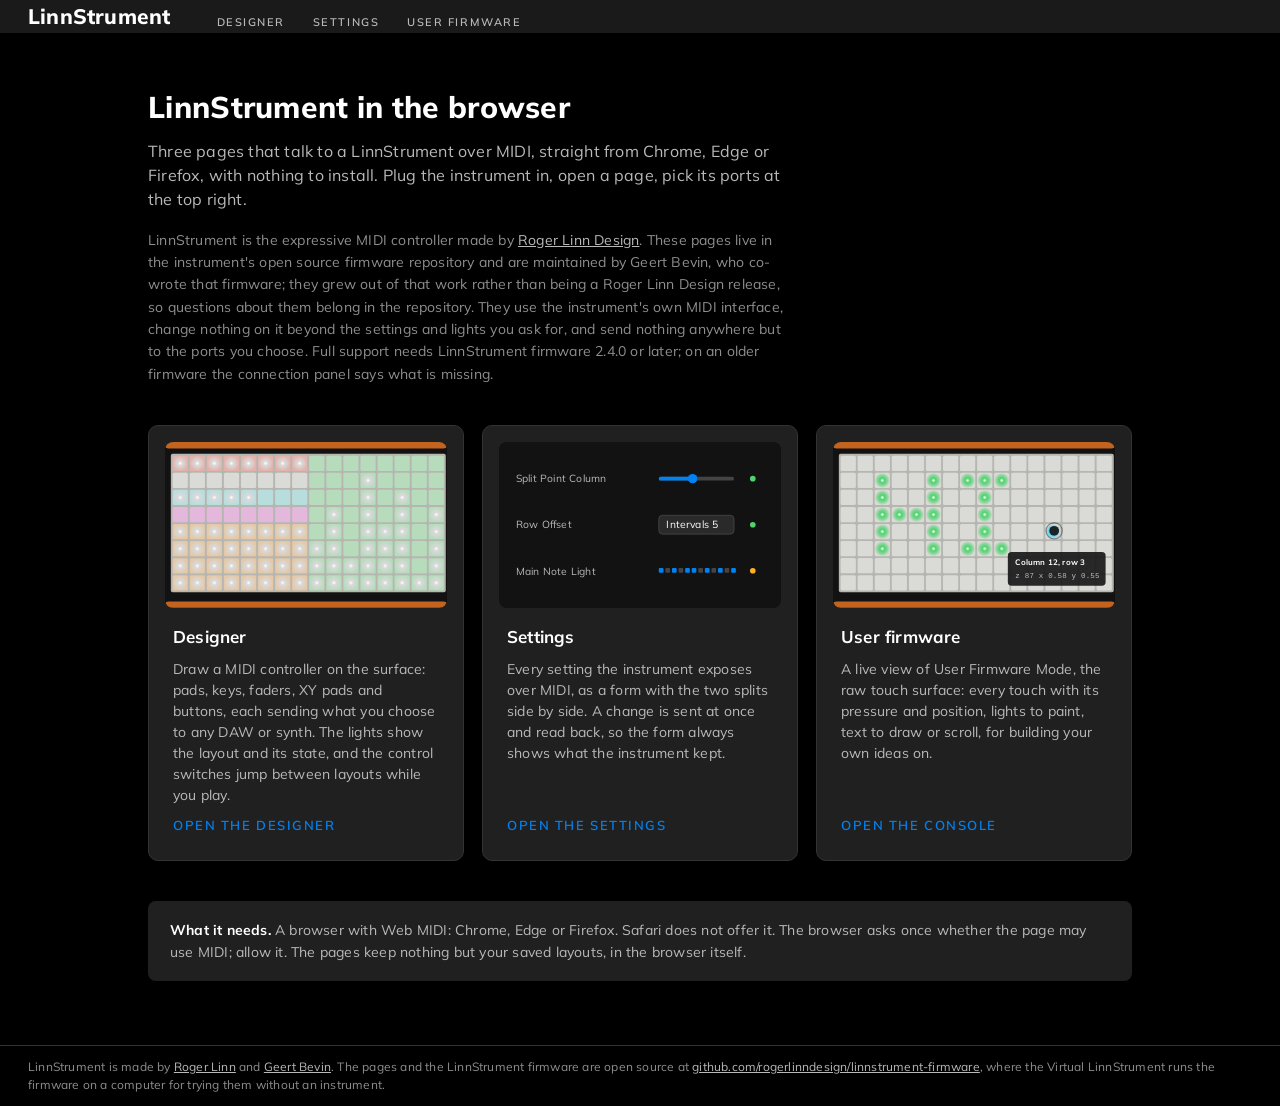
<file: examples/index.html>
<!doctype html>
<!--
Copyright 2026 Roger Linn Design (https://www.rogerlinndesign.com)

Licensed under the Apache License, Version 2.0 (the "License");
you may not use this file except in compliance with the License.
You may obtain a copy of the License at

    http://www.apache.org/licenses/LICENSE-2.0

Unless required by applicable law or agreed to in writing, software
distributed under the License is distributed on an "AS IS" BASIS,
WITHOUT WARRANTIES OR CONDITIONS OF ANY KIND, either express or implied.
See the License for the specific language governing permissions and
limitations under the License.
-->
<html lang="en">
<head>
<meta charset="utf-8">
<meta name="viewport" content="width=device-width, initial-scale=1">
<meta name="description" content="LinnStrument in the browser: design a MIDI controller on its surface, edit every setting, and explore User Firmware Mode, over Web MIDI.">
<meta name="theme-color" content="#1a1a1a">
<link rel="icon" href="data:image/svg+xml,%3Csvg xmlns='http://www.w3.org/2000/svg' viewBox='0 0 32 32'%3E%3Crect width='32' height='32' rx='6' fill='%23121212'/%3E%3Crect x='3' y='3' width='26' height='3' rx='1' fill='%23c2641f'/%3E%3Crect x='3' y='26' width='26' height='3' rx='1' fill='%23c2641f'/%3E%3Cg fill='%23dadad6'%3E%3Crect x='5' y='9' width='5' height='5' rx='1'/%3E%3Crect x='12' y='9' width='5' height='5' rx='1'/%3E%3Crect x='19' y='9' width='5' height='5' rx='1'/%3E%3Crect x='5' y='16' width='5' height='5' rx='1'/%3E%3Crect x='12' y='16' width='5' height='5' rx='1' fill='%2358e07a'/%3E%3Crect x='19' y='16' width='5' height='5' rx='1'/%3E%3C/g%3E%3C/svg%3E">
<title>LinnStrument in the Browser</title>
<link rel="preconnect" href="https://fonts.googleapis.com">
<link rel="preconnect" href="https://fonts.gstatic.com" crossorigin>
<link href="https://fonts.googleapis.com/css2?family=Mulish:wght@400;600;700;800&display=swap" rel="stylesheet">
<link rel="stylesheet" href="linnstrument.css">
<style>
  main { flex: 1; padding: 56px 28px 64px; max-width: 1040px; width: 100%; margin: 0 auto; }
  .lead { max-width: 640px; }
  .lead h2 { font-size: 30px; font-weight: 800; line-height: 1.2; margin: 0 0 14px; }
  .lead p { color: var(--muted); font-size: 16px; margin: 0; }
  .lead .about { margin-top: 18px; font-size: 14px; color: var(--dim); line-height: 1.6; }
  .lead .about a { color: var(--muted); }
  .tools { display: grid; grid-template-columns: repeat(3, 1fr); gap: 18px; margin-top: 40px; }
  .picture { margin: -8px -8px 6px; border-radius: 8px; overflow: hidden; aspect-ratio: 300 / 176; background: #121212; }
  .picture svg { display: block; width: 100%; height: 100%; }
  .tool { display: flex; flex-direction: column; gap: 10px; padding: 24px; background: var(--panel); border: 1px solid var(--line); border-radius: 10px;
          color: inherit; text-decoration: none; transition: border-color .12s; }
  .tool:hover { border-color: var(--muted); }
  .tool:focus-visible { outline: 2px solid var(--accent); outline-offset: 2px; }
  .tool h3 { margin: 0; font-size: 17px; font-weight: 700; color: var(--fg); }
  .tool p { margin: 0; color: var(--muted); flex: 1; }
  .tool .go { color: var(--accent); font-weight: 600; font-size: 13px; text-transform: uppercase; letter-spacing: .12em; }
  .needs { margin-top: 40px; padding: 18px 22px; background: var(--panel); border-radius: 8px; color: var(--muted); font-size: 14px; line-height: 1.6; }
  .needs b { color: var(--fg); font-weight: 700; }
  .needs.warn { background: var(--cherry-2); color: var(--fg); }
  @media (max-width: 960px) {
    main { padding: 32px 16px 48px; }
    .tools { grid-template-columns: 1fr; }
    .lead h2 { font-size: 24px; }
  }
</style>
</head>
<body>

<header>
  <h1 class="brand"><b>LinnStrument</b></h1>
  <nav class="pages" aria-label="Pages">
    <a href="surface_designer.html">Designer</a>
    <a href="settings_editor.html">Settings</a>
    <a href="user_firmware_console.html">User firmware</a>
  </nav>
</header>

<main>
  <div class="lead">
    <h2>LinnStrument in the browser</h2>
    <p>Three pages that talk to a LinnStrument over MIDI, straight from Chrome, Edge or Firefox, with nothing to install. Plug the instrument in, open a page, pick its ports at the top right.</p>
    <p class="about">LinnStrument is the expressive MIDI controller made by <a href="https://www.rogerlinndesign.com/linnstrument">Roger Linn Design</a>. These pages live in the instrument's open source firmware repository and are maintained by Geert Bevin, who co-wrote that firmware; they grew out of that work rather than being a Roger Linn Design release, so questions about them belong in the repository. They use the instrument's own MIDI interface, change nothing on it beyond the settings and lights you ask for, and send nothing anywhere but to the ports you choose. Full support needs LinnStrument firmware 2.4.0 or later; on an older firmware the connection panel says what is missing.</p>
  </div>

  <div class="tools">
    <a class="tool" href="surface_designer.html">
      <div class="picture"><svg xmlns="http://www.w3.org/2000/svg" viewBox="0 0 300 176" width="300" height="176" role="img" aria-hidden="true"><defs><radialGradient id="dg"><stop offset="0" stop-color="#fff"/><stop offset=".3" stop-color="currentColor"/><stop offset=".65" stop-color="currentColor" stop-opacity=".55"/><stop offset="1" stop-color="currentColor" stop-opacity="0"/></radialGradient></defs><rect width="300" height="176" rx="5.7" fill="#121212"/><rect x="0" y="0" width="300" height="6.8" rx="4.1" fill="#c2641f"/><rect x="0" y="169.6" width="300" height="6.8" rx="4.1" fill="#c2641f"/><rect x="6.2" y="12.6" width="292.5" height="147.2" rx="1.9" fill="#b6b6b1"/><rect x="8.1" y="141.7" width="16.2" height="16.2" rx="1.6" fill="#e4c8a7"/><rect x="8.1" y="141.7" width="16.2" height="16.2" rx="1.6" fill="url(#dg)" color="#ff9a2e"/><rect x="26.3" y="141.7" width="16.2" height="16.2" rx="1.6" fill="#e4c8a7"/><rect x="26.3" y="141.7" width="16.2" height="16.2" rx="1.6" fill="url(#dg)" color="#ff9a2e"/><rect x="44.4" y="141.7" width="16.2" height="16.2" rx="1.6" fill="#e4c8a7"/><rect x="44.4" y="141.7" width="16.2" height="16.2" rx="1.6" fill="url(#dg)" color="#ff9a2e"/><rect x="62.6" y="141.7" width="16.2" height="16.2" rx="1.6" fill="#e4c8a7"/><rect x="62.6" y="141.7" width="16.2" height="16.2" rx="1.6" fill="url(#dg)" color="#ff9a2e"/><rect x="80.8" y="141.7" width="16.2" height="16.2" rx="1.6" fill="#e4c8a7"/><rect x="80.8" y="141.7" width="16.2" height="16.2" rx="1.6" fill="url(#dg)" color="#ff9a2e"/><rect x="98.9" y="141.7" width="16.2" height="16.2" rx="1.6" fill="#e4c8a7"/><rect x="98.9" y="141.7" width="16.2" height="16.2" rx="1.6" fill="url(#dg)" color="#ff9a2e"/><rect x="117.1" y="141.7" width="16.2" height="16.2" rx="1.6" fill="#e4c8a7"/><rect x="117.1" y="141.7" width="16.2" height="16.2" rx="1.6" fill="url(#dg)" color="#ff9a2e"/><rect x="135.2" y="141.7" width="16.2" height="16.2" rx="1.6" fill="#e4c8a7"/><rect x="135.2" y="141.7" width="16.2" height="16.2" rx="1.6" fill="url(#dg)" color="#ff9a2e"/><rect x="153.4" y="141.7" width="16.2" height="16.2" rx="1.6" fill="#b6dcbc"/><rect x="153.4" y="141.7" width="16.2" height="16.2" rx="1.6" fill="url(#dg)" color="#58e07a"/><rect x="171.6" y="141.7" width="16.2" height="16.2" rx="1.6" fill="#b6dcbc"/><rect x="171.6" y="141.7" width="16.2" height="16.2" rx="1.6" fill="url(#dg)" color="#58e07a"/><rect x="189.7" y="141.7" width="16.2" height="16.2" rx="1.6" fill="#b6dcbc"/><rect x="189.7" y="141.7" width="16.2" height="16.2" rx="1.6" fill="url(#dg)" color="#58e07a"/><rect x="207.9" y="141.7" width="16.2" height="16.2" rx="1.6" fill="#b6dcbc"/><rect x="207.9" y="141.7" width="16.2" height="16.2" rx="1.6" fill="url(#dg)" color="#58e07a"/><rect x="226.1" y="141.7" width="16.2" height="16.2" rx="1.6" fill="#b6dcbc"/><rect x="226.1" y="141.7" width="16.2" height="16.2" rx="1.6" fill="url(#dg)" color="#58e07a"/><rect x="244.2" y="141.7" width="16.2" height="16.2" rx="1.6" fill="#b6dcbc"/><rect x="244.2" y="141.7" width="16.2" height="16.2" rx="1.6" fill="url(#dg)" color="#58e07a"/><rect x="262.4" y="141.7" width="16.2" height="16.2" rx="1.6" fill="#b6dcbc"/><rect x="262.4" y="141.7" width="16.2" height="16.2" rx="1.6" fill="url(#dg)" color="#58e07a"/><rect x="280.5" y="141.7" width="16.2" height="16.2" rx="1.6" fill="#b6dcbc"/><rect x="280.5" y="141.7" width="16.2" height="16.2" rx="1.6" fill="url(#dg)" color="#58e07a"/><rect x="8.1" y="123.6" width="16.2" height="16.2" rx="1.6" fill="#e4c8a7"/><rect x="8.1" y="123.6" width="16.2" height="16.2" rx="1.6" fill="url(#dg)" color="#ff9a2e"/><rect x="26.3" y="123.6" width="16.2" height="16.2" rx="1.6" fill="#e4c8a7"/><rect x="26.3" y="123.6" width="16.2" height="16.2" rx="1.6" fill="url(#dg)" color="#ff9a2e"/><rect x="44.4" y="123.6" width="16.2" height="16.2" rx="1.6" fill="#e4c8a7"/><rect x="44.4" y="123.6" width="16.2" height="16.2" rx="1.6" fill="url(#dg)" color="#ff9a2e"/><rect x="62.6" y="123.6" width="16.2" height="16.2" rx="1.6" fill="#e4c8a7"/><rect x="62.6" y="123.6" width="16.2" height="16.2" rx="1.6" fill="url(#dg)" color="#ff9a2e"/><rect x="80.8" y="123.6" width="16.2" height="16.2" rx="1.6" fill="#e4c8a7"/><rect x="80.8" y="123.6" width="16.2" height="16.2" rx="1.6" fill="url(#dg)" color="#ff9a2e"/><rect x="98.9" y="123.6" width="16.2" height="16.2" rx="1.6" fill="#e4c8a7"/><rect x="98.9" y="123.6" width="16.2" height="16.2" rx="1.6" fill="url(#dg)" color="#ff9a2e"/><rect x="117.1" y="123.6" width="16.2" height="16.2" rx="1.6" fill="#e4c8a7"/><rect x="117.1" y="123.6" width="16.2" height="16.2" rx="1.6" fill="url(#dg)" color="#ff9a2e"/><rect x="135.2" y="123.6" width="16.2" height="16.2" rx="1.6" fill="#e4c8a7"/><rect x="135.2" y="123.6" width="16.2" height="16.2" rx="1.6" fill="url(#dg)" color="#ff9a2e"/><rect x="153.4" y="123.6" width="16.2" height="16.2" rx="1.6" fill="#b6dcbc"/><rect x="153.4" y="123.6" width="16.2" height="16.2" rx="1.6" fill="url(#dg)" color="#58e07a"/><rect x="171.6" y="123.6" width="16.2" height="16.2" rx="1.6" fill="#b6dcbc"/><rect x="171.6" y="123.6" width="16.2" height="16.2" rx="1.6" fill="url(#dg)" color="#58e07a"/><rect x="189.7" y="123.6" width="16.2" height="16.2" rx="1.6" fill="#b6dcbc"/><rect x="189.7" y="123.6" width="16.2" height="16.2" rx="1.6" fill="url(#dg)" color="#58e07a"/><rect x="207.9" y="123.6" width="16.2" height="16.2" rx="1.6" fill="#b6dcbc"/><rect x="207.9" y="123.6" width="16.2" height="16.2" rx="1.6" fill="url(#dg)" color="#58e07a"/><rect x="226.1" y="123.6" width="16.2" height="16.2" rx="1.6" fill="#b6dcbc"/><rect x="226.1" y="123.6" width="16.2" height="16.2" rx="1.6" fill="url(#dg)" color="#58e07a"/><rect x="244.2" y="123.6" width="16.2" height="16.2" rx="1.6" fill="#b6dcbc"/><rect x="244.2" y="123.6" width="16.2" height="16.2" rx="1.6" fill="url(#dg)" color="#58e07a"/><rect x="262.4" y="123.6" width="16.2" height="16.2" rx="1.6" fill="#b6dcbc"/><rect x="280.5" y="123.6" width="16.2" height="16.2" rx="1.6" fill="#b6dcbc"/><rect x="280.5" y="123.6" width="16.2" height="16.2" rx="1.6" fill="url(#dg)" color="#58e07a"/><rect x="8.1" y="105.4" width="16.2" height="16.2" rx="1.6" fill="#e4c8a7"/><rect x="8.1" y="105.4" width="16.2" height="16.2" rx="1.6" fill="url(#dg)" color="#ff9a2e"/><rect x="26.3" y="105.4" width="16.2" height="16.2" rx="1.6" fill="#e4c8a7"/><rect x="26.3" y="105.4" width="16.2" height="16.2" rx="1.6" fill="url(#dg)" color="#ff9a2e"/><rect x="44.4" y="105.4" width="16.2" height="16.2" rx="1.6" fill="#e4c8a7"/><rect x="44.4" y="105.4" width="16.2" height="16.2" rx="1.6" fill="url(#dg)" color="#ff9a2e"/><rect x="62.6" y="105.4" width="16.2" height="16.2" rx="1.6" fill="#e4c8a7"/><rect x="62.6" y="105.4" width="16.2" height="16.2" rx="1.6" fill="url(#dg)" color="#ff9a2e"/><rect x="80.8" y="105.4" width="16.2" height="16.2" rx="1.6" fill="#e4c8a7"/><rect x="80.8" y="105.4" width="16.2" height="16.2" rx="1.6" fill="url(#dg)" color="#ff9a2e"/><rect x="98.9" y="105.4" width="16.2" height="16.2" rx="1.6" fill="#e4c8a7"/><rect x="98.9" y="105.4" width="16.2" height="16.2" rx="1.6" fill="url(#dg)" color="#ff9a2e"/><rect x="117.1" y="105.4" width="16.2" height="16.2" rx="1.6" fill="#e4c8a7"/><rect x="117.1" y="105.4" width="16.2" height="16.2" rx="1.6" fill="url(#dg)" color="#ff9a2e"/><rect x="135.2" y="105.4" width="16.2" height="16.2" rx="1.6" fill="#e4c8a7"/><rect x="135.2" y="105.4" width="16.2" height="16.2" rx="1.6" fill="url(#dg)" color="#ff9a2e"/><rect x="153.4" y="105.4" width="16.2" height="16.2" rx="1.6" fill="#b6dcbc"/><rect x="153.4" y="105.4" width="16.2" height="16.2" rx="1.6" fill="url(#dg)" color="#58e07a"/><rect x="171.6" y="105.4" width="16.2" height="16.2" rx="1.6" fill="#b6dcbc"/><rect x="171.6" y="105.4" width="16.2" height="16.2" rx="1.6" fill="url(#dg)" color="#58e07a"/><rect x="189.7" y="105.4" width="16.2" height="16.2" rx="1.6" fill="#b6dcbc"/><rect x="207.9" y="105.4" width="16.2" height="16.2" rx="1.6" fill="#b6dcbc"/><rect x="207.9" y="105.4" width="16.2" height="16.2" rx="1.6" fill="url(#dg)" color="#58e07a"/><rect x="226.1" y="105.4" width="16.2" height="16.2" rx="1.6" fill="#b6dcbc"/><rect x="226.1" y="105.4" width="16.2" height="16.2" rx="1.6" fill="url(#dg)" color="#58e07a"/><rect x="244.2" y="105.4" width="16.2" height="16.2" rx="1.6" fill="#b6dcbc"/><rect x="244.2" y="105.4" width="16.2" height="16.2" rx="1.6" fill="url(#dg)" color="#58e07a"/><rect x="262.4" y="105.4" width="16.2" height="16.2" rx="1.6" fill="#b6dcbc"/><rect x="280.5" y="105.4" width="16.2" height="16.2" rx="1.6" fill="#b6dcbc"/><rect x="280.5" y="105.4" width="16.2" height="16.2" rx="1.6" fill="url(#dg)" color="#58e07a"/><rect x="8.1" y="87.2" width="16.2" height="16.2" rx="1.6" fill="#e4c8a7"/><rect x="8.1" y="87.2" width="16.2" height="16.2" rx="1.6" fill="url(#dg)" color="#ff9a2e"/><rect x="26.3" y="87.2" width="16.2" height="16.2" rx="1.6" fill="#e4c8a7"/><rect x="26.3" y="87.2" width="16.2" height="16.2" rx="1.6" fill="url(#dg)" color="#ff9a2e"/><rect x="44.4" y="87.2" width="16.2" height="16.2" rx="1.6" fill="#e4c8a7"/><rect x="44.4" y="87.2" width="16.2" height="16.2" rx="1.6" fill="url(#dg)" color="#ff9a2e"/><rect x="62.6" y="87.2" width="16.2" height="16.2" rx="1.6" fill="#e4c8a7"/><rect x="62.6" y="87.2" width="16.2" height="16.2" rx="1.6" fill="url(#dg)" color="#ff9a2e"/><rect x="80.8" y="87.2" width="16.2" height="16.2" rx="1.6" fill="#e4c8a7"/><rect x="80.8" y="87.2" width="16.2" height="16.2" rx="1.6" fill="url(#dg)" color="#ff9a2e"/><rect x="98.9" y="87.2" width="16.2" height="16.2" rx="1.6" fill="#e4c8a7"/><rect x="98.9" y="87.2" width="16.2" height="16.2" rx="1.6" fill="url(#dg)" color="#ff9a2e"/><rect x="117.1" y="87.2" width="16.2" height="16.2" rx="1.6" fill="#e4c8a7"/><rect x="117.1" y="87.2" width="16.2" height="16.2" rx="1.6" fill="url(#dg)" color="#ff9a2e"/><rect x="135.2" y="87.2" width="16.2" height="16.2" rx="1.6" fill="#e4c8a7"/><rect x="135.2" y="87.2" width="16.2" height="16.2" rx="1.6" fill="url(#dg)" color="#ff9a2e"/><rect x="153.4" y="87.2" width="16.2" height="16.2" rx="1.6" fill="#b6dcbc"/><rect x="171.6" y="87.2" width="16.2" height="16.2" rx="1.6" fill="#b6dcbc"/><rect x="171.6" y="87.2" width="16.2" height="16.2" rx="1.6" fill="url(#dg)" color="#58e07a"/><rect x="189.7" y="87.2" width="16.2" height="16.2" rx="1.6" fill="#b6dcbc"/><rect x="207.9" y="87.2" width="16.2" height="16.2" rx="1.6" fill="#b6dcbc"/><rect x="207.9" y="87.2" width="16.2" height="16.2" rx="1.6" fill="url(#dg)" color="#58e07a"/><rect x="226.1" y="87.2" width="16.2" height="16.2" rx="1.6" fill="#b6dcbc"/><rect x="226.1" y="87.2" width="16.2" height="16.2" rx="1.6" fill="url(#dg)" color="#58e07a"/><rect x="244.2" y="87.2" width="16.2" height="16.2" rx="1.6" fill="#b6dcbc"/><rect x="244.2" y="87.2" width="16.2" height="16.2" rx="1.6" fill="url(#dg)" color="#58e07a"/><rect x="262.4" y="87.2" width="16.2" height="16.2" rx="1.6" fill="#b6dcbc"/><rect x="280.5" y="87.2" width="16.2" height="16.2" rx="1.6" fill="#b6dcbc"/><rect x="280.5" y="87.2" width="16.2" height="16.2" rx="1.6" fill="url(#dg)" color="#58e07a"/><rect x="8.1" y="69.1" width="16.2" height="16.2" rx="1.6" fill="#e4b7dd"/><rect x="26.3" y="69.1" width="16.2" height="16.2" rx="1.6" fill="#e4b7dd"/><rect x="44.4" y="69.1" width="16.2" height="16.2" rx="1.6" fill="#e4b7dd"/><rect x="62.6" y="69.1" width="16.2" height="16.2" rx="1.6" fill="#e4b7dd"/><rect x="80.8" y="69.1" width="16.2" height="16.2" rx="1.6" fill="#e4b7dd"/><rect x="98.9" y="69.1" width="16.2" height="16.2" rx="1.6" fill="#e4b7dd"/><rect x="117.1" y="69.1" width="16.2" height="16.2" rx="1.6" fill="#e4b7dd"/><rect x="135.2" y="69.1" width="16.2" height="16.2" rx="1.6" fill="#e4b7dd"/><rect x="153.4" y="69.1" width="16.2" height="16.2" rx="1.6" fill="#b6dcbc"/><rect x="171.6" y="69.1" width="16.2" height="16.2" rx="1.6" fill="#b6dcbc"/><rect x="171.6" y="69.1" width="16.2" height="16.2" rx="1.6" fill="url(#dg)" color="#58e07a"/><rect x="189.7" y="69.1" width="16.2" height="16.2" rx="1.6" fill="#b6dcbc"/><rect x="207.9" y="69.1" width="16.2" height="16.2" rx="1.6" fill="#b6dcbc"/><rect x="207.9" y="69.1" width="16.2" height="16.2" rx="1.6" fill="url(#dg)" color="#58e07a"/><rect x="226.1" y="69.1" width="16.2" height="16.2" rx="1.6" fill="#b6dcbc"/><rect x="244.2" y="69.1" width="16.2" height="16.2" rx="1.6" fill="#b6dcbc"/><rect x="244.2" y="69.1" width="16.2" height="16.2" rx="1.6" fill="url(#dg)" color="#58e07a"/><rect x="262.4" y="69.1" width="16.2" height="16.2" rx="1.6" fill="#b6dcbc"/><rect x="280.5" y="69.1" width="16.2" height="16.2" rx="1.6" fill="#b6dcbc"/><rect x="280.5" y="69.1" width="16.2" height="16.2" rx="1.6" fill="url(#dg)" color="#58e07a"/><rect x="8.1" y="50.9" width="16.2" height="16.2" rx="1.6" fill="#b8dddd"/><rect x="8.1" y="50.9" width="16.2" height="16.2" rx="1.6" fill="url(#dg)" color="#5fe3f0"/><rect x="26.3" y="50.9" width="16.2" height="16.2" rx="1.6" fill="#b8dddd"/><rect x="26.3" y="50.9" width="16.2" height="16.2" rx="1.6" fill="url(#dg)" color="#5fe3f0"/><rect x="44.4" y="50.9" width="16.2" height="16.2" rx="1.6" fill="#b8dddd"/><rect x="44.4" y="50.9" width="16.2" height="16.2" rx="1.6" fill="url(#dg)" color="#5fe3f0"/><rect x="62.6" y="50.9" width="16.2" height="16.2" rx="1.6" fill="#b8dddd"/><rect x="62.6" y="50.9" width="16.2" height="16.2" rx="1.6" fill="url(#dg)" color="#5fe3f0"/><rect x="80.8" y="50.9" width="16.2" height="16.2" rx="1.6" fill="#b8dddd"/><rect x="80.8" y="50.9" width="16.2" height="16.2" rx="1.6" fill="url(#dg)" color="#5fe3f0"/><rect x="98.9" y="50.9" width="16.2" height="16.2" rx="1.6" fill="#b8dddd"/><rect x="117.1" y="50.9" width="16.2" height="16.2" rx="1.6" fill="#b8dddd"/><rect x="135.2" y="50.9" width="16.2" height="16.2" rx="1.6" fill="#b8dddd"/><rect x="153.4" y="50.9" width="16.2" height="16.2" rx="1.6" fill="#b6dcbc"/><rect x="171.6" y="50.9" width="16.2" height="16.2" rx="1.6" fill="#b6dcbc"/><rect x="189.7" y="50.9" width="16.2" height="16.2" rx="1.6" fill="#b6dcbc"/><rect x="207.9" y="50.9" width="16.2" height="16.2" rx="1.6" fill="#b6dcbc"/><rect x="207.9" y="50.9" width="16.2" height="16.2" rx="1.6" fill="url(#dg)" color="#58e07a"/><rect x="226.1" y="50.9" width="16.2" height="16.2" rx="1.6" fill="#b6dcbc"/><rect x="244.2" y="50.9" width="16.2" height="16.2" rx="1.6" fill="#b6dcbc"/><rect x="244.2" y="50.9" width="16.2" height="16.2" rx="1.6" fill="url(#dg)" color="#58e07a"/><rect x="262.4" y="50.9" width="16.2" height="16.2" rx="1.6" fill="#b6dcbc"/><rect x="280.5" y="50.9" width="16.2" height="16.2" rx="1.6" fill="#b6dcbc"/><rect x="8.1" y="32.8" width="16.2" height="16.2" rx="1.6" fill="#dadad6"/><rect x="26.3" y="32.8" width="16.2" height="16.2" rx="1.6" fill="#dadad6"/><rect x="44.4" y="32.8" width="16.2" height="16.2" rx="1.6" fill="#dadad6"/><rect x="62.6" y="32.8" width="16.2" height="16.2" rx="1.6" fill="#dadad6"/><rect x="80.8" y="32.8" width="16.2" height="16.2" rx="1.6" fill="#dadad6"/><rect x="98.9" y="32.8" width="16.2" height="16.2" rx="1.6" fill="#dadad6"/><rect x="117.1" y="32.8" width="16.2" height="16.2" rx="1.6" fill="#dadad6"/><rect x="135.2" y="32.8" width="16.2" height="16.2" rx="1.6" fill="#dadad6"/><rect x="153.4" y="32.8" width="16.2" height="16.2" rx="1.6" fill="#b6dcbc"/><rect x="171.6" y="32.8" width="16.2" height="16.2" rx="1.6" fill="#b6dcbc"/><rect x="189.7" y="32.8" width="16.2" height="16.2" rx="1.6" fill="#b6dcbc"/><rect x="207.9" y="32.8" width="16.2" height="16.2" rx="1.6" fill="#b6dcbc"/><rect x="207.9" y="32.8" width="16.2" height="16.2" rx="1.6" fill="url(#dg)" color="#58e07a"/><rect x="226.1" y="32.8" width="16.2" height="16.2" rx="1.6" fill="#b6dcbc"/><rect x="244.2" y="32.8" width="16.2" height="16.2" rx="1.6" fill="#b6dcbc"/><rect x="262.4" y="32.8" width="16.2" height="16.2" rx="1.6" fill="#b6dcbc"/><rect x="280.5" y="32.8" width="16.2" height="16.2" rx="1.6" fill="#b6dcbc"/><rect x="8.1" y="14.6" width="16.2" height="16.2" rx="1.6" fill="#e4b2ab"/><rect x="8.1" y="14.6" width="16.2" height="16.2" rx="1.6" fill="url(#dg)" color="#ff4a3d"/><rect x="26.3" y="14.6" width="16.2" height="16.2" rx="1.6" fill="#e4b2ab"/><rect x="26.3" y="14.6" width="16.2" height="16.2" rx="1.6" fill="url(#dg)" color="#ff4a3d"/><rect x="44.4" y="14.6" width="16.2" height="16.2" rx="1.6" fill="#e4b2ab"/><rect x="44.4" y="14.6" width="16.2" height="16.2" rx="1.6" fill="url(#dg)" color="#b8f04a"/><rect x="62.6" y="14.6" width="16.2" height="16.2" rx="1.6" fill="#e4b2ab"/><rect x="62.6" y="14.6" width="16.2" height="16.2" rx="1.6" fill="url(#dg)" color="#ff4a3d"/><rect x="80.8" y="14.6" width="16.2" height="16.2" rx="1.6" fill="#e4b2ab"/><rect x="80.8" y="14.6" width="16.2" height="16.2" rx="1.6" fill="url(#dg)" color="#ff4a3d"/><rect x="98.9" y="14.6" width="16.2" height="16.2" rx="1.6" fill="#e4b2ab"/><rect x="98.9" y="14.6" width="16.2" height="16.2" rx="1.6" fill="url(#dg)" color="#ff4a3d"/><rect x="117.1" y="14.6" width="16.2" height="16.2" rx="1.6" fill="#e4b2ab"/><rect x="117.1" y="14.6" width="16.2" height="16.2" rx="1.6" fill="url(#dg)" color="#ff4a3d"/><rect x="135.2" y="14.6" width="16.2" height="16.2" rx="1.6" fill="#e4b2ab"/><rect x="135.2" y="14.6" width="16.2" height="16.2" rx="1.6" fill="url(#dg)" color="#ff4a3d"/><rect x="153.4" y="14.6" width="16.2" height="16.2" rx="1.6" fill="#b6dcbc"/><rect x="171.6" y="14.6" width="16.2" height="16.2" rx="1.6" fill="#b6dcbc"/><rect x="189.7" y="14.6" width="16.2" height="16.2" rx="1.6" fill="#b6dcbc"/><rect x="207.9" y="14.6" width="16.2" height="16.2" rx="1.6" fill="#b6dcbc"/><rect x="226.1" y="14.6" width="16.2" height="16.2" rx="1.6" fill="#b6dcbc"/><rect x="244.2" y="14.6" width="16.2" height="16.2" rx="1.6" fill="#b6dcbc"/><rect x="262.4" y="14.6" width="16.2" height="16.2" rx="1.6" fill="#b6dcbc"/><rect x="280.5" y="14.6" width="16.2" height="16.2" rx="1.6" fill="#b6dcbc"/></svg></div>
      <h3>Designer</h3>
      <p>Draw a MIDI controller on the surface: pads, keys, faders, XY pads and buttons, each sending what you choose to any DAW or synth. The lights show the layout and its state, and the control switches jump between layouts while you play.</p>
      <span class="go">Open the designer</span>
    </a>
    <a class="tool" href="settings_editor.html">
      <div class="picture"><svg xmlns="http://www.w3.org/2000/svg" viewBox="0 0 300 176" width="300" height="176" role="img" aria-hidden="true"><rect width="300" height="176" rx="8" fill="#121212"/><g font-family="Mulish, Helvetica, Arial, sans-serif" font-size="11" fill="#b9b9b9"><text x="18" y="43">Split Point Column</text><rect x="170" y="37" width="80" height="4" rx="2" fill="#444"/><rect x="170" y="37" width="36" height="4" rx="2" fill="#0082f3"/><circle cx="206" cy="39" r="5" fill="#0082f3"/><circle cx="270" cy="39" r="3" fill="#4fd36f"/><text x="18" y="92">Row Offset</text><rect x="170" y="78" width="80" height="20" rx="4" fill="#2a2a2a" stroke="#444"/><text x="178" y="92" fill="#fff">Intervals 5</text><circle cx="270" cy="88" r="3" fill="#4fd36f"/><text x="18" y="141">Main Note Light</text><rect x="170" y="134" width="5" height="5" rx="1" fill="#0082f3"/><rect x="177" y="134" width="5" height="5" rx="1" fill="#444"/><rect x="184" y="134" width="5" height="5" rx="1" fill="#0082f3"/><rect x="191" y="134" width="5" height="5" rx="1" fill="#444"/><rect x="198" y="134" width="5" height="5" rx="1" fill="#0082f3"/><rect x="205" y="134" width="5" height="5" rx="1" fill="#0082f3"/><rect x="212" y="134" width="5" height="5" rx="1" fill="#444"/><rect x="219" y="134" width="5" height="5" rx="1" fill="#0082f3"/><rect x="226" y="134" width="5" height="5" rx="1" fill="#444"/><rect x="233" y="134" width="5" height="5" rx="1" fill="#0082f3"/><rect x="240" y="134" width="5" height="5" rx="1" fill="#444"/><rect x="247" y="134" width="5" height="5" rx="1" fill="#0082f3"/><circle cx="270" cy="137" r="3" fill="#ffb020"/></g></svg></div>
      <h3>Settings</h3>
      <p>Every setting the instrument exposes over MIDI, as a form with the two splits side by side. A change is sent at once and read back, so the form always shows what the instrument kept.</p>
      <span class="go">Open the settings</span>
    </a>
    <a class="tool" href="user_firmware_console.html">
      <div class="picture"><svg xmlns="http://www.w3.org/2000/svg" viewBox="0 0 300 176" width="300" height="176" role="img" aria-hidden="true"><defs><radialGradient id="ug"><stop offset="0" stop-color="#fff"/><stop offset=".3" stop-color="#4fd36f"/><stop offset=".65" stop-color="#4fd36f" stop-opacity=".6"/><stop offset="1" stop-color="#4fd36f" stop-opacity="0"/></radialGradient><radialGradient id="ut"><stop offset="0" stop-color="#fff"/><stop offset=".3" stop-color="#3cd2ff"/><stop offset=".65" stop-color="#3cd2ff" stop-opacity=".6"/><stop offset="1" stop-color="#3cd2ff" stop-opacity="0"/></radialGradient></defs><rect width="300" height="176" rx="5.7" fill="#121212"/><rect x="0" y="0" width="300" height="6.8" rx="4.1" fill="#c2641f"/><rect x="0" y="169.6" width="300" height="6.8" rx="4.1" fill="#c2641f"/><rect x="6.2" y="12.6" width="292.5" height="147.2" rx="1.9" fill="#b6b6b1"/><rect x="8.1" y="141.7" width="16.2" height="16.2" rx="1.6" fill="#dadad6"/><rect x="26.2" y="141.7" width="16.2" height="16.2" rx="1.6" fill="#dadad6"/><rect x="44.4" y="141.7" width="16.2" height="16.2" rx="1.6" fill="#dadad6"/><rect x="62.5" y="141.7" width="16.2" height="16.2" rx="1.6" fill="#dadad6"/><rect x="80.7" y="141.7" width="16.2" height="16.2" rx="1.6" fill="#dadad6"/><rect x="98.8" y="141.7" width="16.2" height="16.2" rx="1.6" fill="#dadad6"/><rect x="117.0" y="141.7" width="16.2" height="16.2" rx="1.6" fill="#dadad6"/><rect x="135.1" y="141.7" width="16.2" height="16.2" rx="1.6" fill="#dadad6"/><rect x="153.3" y="141.7" width="16.2" height="16.2" rx="1.6" fill="#dadad6"/><rect x="171.4" y="141.7" width="16.2" height="16.2" rx="1.6" fill="#dadad6"/><rect x="189.6" y="141.7" width="16.2" height="16.2" rx="1.6" fill="#dadad6"/><rect x="207.7" y="141.7" width="16.2" height="16.2" rx="1.6" fill="#dadad6"/><rect x="225.9" y="141.7" width="16.2" height="16.2" rx="1.6" fill="#dadad6"/><rect x="244.0" y="141.7" width="16.2" height="16.2" rx="1.6" fill="#dadad6"/><rect x="262.2" y="141.7" width="16.2" height="16.2" rx="1.6" fill="#dadad6"/><rect x="280.4" y="141.7" width="16.2" height="16.2" rx="1.6" fill="#dadad6"/><rect x="8.1" y="123.5" width="16.2" height="16.2" rx="1.6" fill="#dadad6"/><rect x="26.2" y="123.5" width="16.2" height="16.2" rx="1.6" fill="#dadad6"/><rect x="44.4" y="123.5" width="16.2" height="16.2" rx="1.6" fill="#dadad6"/><rect x="62.5" y="123.5" width="16.2" height="16.2" rx="1.6" fill="#dadad6"/><rect x="80.7" y="123.5" width="16.2" height="16.2" rx="1.6" fill="#dadad6"/><rect x="98.8" y="123.5" width="16.2" height="16.2" rx="1.6" fill="#dadad6"/><rect x="117.0" y="123.5" width="16.2" height="16.2" rx="1.6" fill="#dadad6"/><rect x="135.1" y="123.5" width="16.2" height="16.2" rx="1.6" fill="#dadad6"/><rect x="153.3" y="123.5" width="16.2" height="16.2" rx="1.6" fill="#dadad6"/><rect x="171.4" y="123.5" width="16.2" height="16.2" rx="1.6" fill="#dadad6"/><rect x="189.6" y="123.5" width="16.2" height="16.2" rx="1.6" fill="#dadad6"/><rect x="207.7" y="123.5" width="16.2" height="16.2" rx="1.6" fill="#dadad6"/><rect x="225.9" y="123.5" width="16.2" height="16.2" rx="1.6" fill="#dadad6"/><rect x="244.0" y="123.5" width="16.2" height="16.2" rx="1.6" fill="#dadad6"/><rect x="262.2" y="123.5" width="16.2" height="16.2" rx="1.6" fill="#dadad6"/><rect x="280.4" y="123.5" width="16.2" height="16.2" rx="1.6" fill="#dadad6"/><rect x="8.1" y="105.4" width="16.2" height="16.2" rx="1.6" fill="#dadad6"/><rect x="26.2" y="105.4" width="16.2" height="16.2" rx="1.6" fill="#dadad6"/><rect x="44.4" y="105.4" width="16.2" height="16.2" rx="1.6" fill="#dadad6"/><rect x="44.4" y="105.4" width="16.2" height="16.2" rx="1.6" fill="url(#ug)"/><rect x="62.5" y="105.4" width="16.2" height="16.2" rx="1.6" fill="#dadad6"/><rect x="80.7" y="105.4" width="16.2" height="16.2" rx="1.6" fill="#dadad6"/><rect x="98.8" y="105.4" width="16.2" height="16.2" rx="1.6" fill="#dadad6"/><rect x="98.8" y="105.4" width="16.2" height="16.2" rx="1.6" fill="url(#ug)"/><rect x="117.0" y="105.4" width="16.2" height="16.2" rx="1.6" fill="#dadad6"/><rect x="135.1" y="105.4" width="16.2" height="16.2" rx="1.6" fill="#dadad6"/><rect x="135.1" y="105.4" width="16.2" height="16.2" rx="1.6" fill="url(#ug)"/><rect x="153.3" y="105.4" width="16.2" height="16.2" rx="1.6" fill="#dadad6"/><rect x="153.3" y="105.4" width="16.2" height="16.2" rx="1.6" fill="url(#ug)"/><rect x="171.4" y="105.4" width="16.2" height="16.2" rx="1.6" fill="#dadad6"/><rect x="171.4" y="105.4" width="16.2" height="16.2" rx="1.6" fill="url(#ug)"/><rect x="189.6" y="105.4" width="16.2" height="16.2" rx="1.6" fill="#dadad6"/><rect x="207.7" y="105.4" width="16.2" height="16.2" rx="1.6" fill="#dadad6"/><rect x="225.9" y="105.4" width="16.2" height="16.2" rx="1.6" fill="#dadad6"/><rect x="244.0" y="105.4" width="16.2" height="16.2" rx="1.6" fill="#dadad6"/><rect x="262.2" y="105.4" width="16.2" height="16.2" rx="1.6" fill="#dadad6"/><rect x="280.4" y="105.4" width="16.2" height="16.2" rx="1.6" fill="#dadad6"/><rect x="8.1" y="87.2" width="16.2" height="16.2" rx="1.6" fill="#dadad6"/><rect x="26.2" y="87.2" width="16.2" height="16.2" rx="1.6" fill="#dadad6"/><rect x="44.4" y="87.2" width="16.2" height="16.2" rx="1.6" fill="#dadad6"/><rect x="44.4" y="87.2" width="16.2" height="16.2" rx="1.6" fill="url(#ug)"/><rect x="62.5" y="87.2" width="16.2" height="16.2" rx="1.6" fill="#dadad6"/><rect x="80.7" y="87.2" width="16.2" height="16.2" rx="1.6" fill="#dadad6"/><rect x="98.8" y="87.2" width="16.2" height="16.2" rx="1.6" fill="#dadad6"/><rect x="98.8" y="87.2" width="16.2" height="16.2" rx="1.6" fill="url(#ug)"/><rect x="117.0" y="87.2" width="16.2" height="16.2" rx="1.6" fill="#dadad6"/><rect x="135.1" y="87.2" width="16.2" height="16.2" rx="1.6" fill="#dadad6"/><rect x="153.3" y="87.2" width="16.2" height="16.2" rx="1.6" fill="#dadad6"/><rect x="153.3" y="87.2" width="16.2" height="16.2" rx="1.6" fill="url(#ug)"/><rect x="171.4" y="87.2" width="16.2" height="16.2" rx="1.6" fill="#dadad6"/><rect x="189.6" y="87.2" width="16.2" height="16.2" rx="1.6" fill="#dadad6"/><rect x="207.7" y="87.2" width="16.2" height="16.2" rx="1.6" fill="#dadad6"/><rect x="225.9" y="87.2" width="16.2" height="16.2" rx="1.6" fill="#dadad6"/><rect x="244.0" y="87.2" width="16.2" height="16.2" rx="1.6" fill="#dadad6"/><rect x="262.2" y="87.2" width="16.2" height="16.2" rx="1.6" fill="#dadad6"/><rect x="280.4" y="87.2" width="16.2" height="16.2" rx="1.6" fill="#dadad6"/><rect x="8.1" y="69.1" width="16.2" height="16.2" rx="1.6" fill="#dadad6"/><rect x="26.2" y="69.1" width="16.2" height="16.2" rx="1.6" fill="#dadad6"/><rect x="44.4" y="69.1" width="16.2" height="16.2" rx="1.6" fill="#dadad6"/><rect x="44.4" y="69.1" width="16.2" height="16.2" rx="1.6" fill="url(#ug)"/><rect x="62.5" y="69.1" width="16.2" height="16.2" rx="1.6" fill="#dadad6"/><rect x="62.5" y="69.1" width="16.2" height="16.2" rx="1.6" fill="url(#ug)"/><rect x="80.7" y="69.1" width="16.2" height="16.2" rx="1.6" fill="#dadad6"/><rect x="80.7" y="69.1" width="16.2" height="16.2" rx="1.6" fill="url(#ug)"/><rect x="98.8" y="69.1" width="16.2" height="16.2" rx="1.6" fill="#dadad6"/><rect x="98.8" y="69.1" width="16.2" height="16.2" rx="1.6" fill="url(#ug)"/><rect x="117.0" y="69.1" width="16.2" height="16.2" rx="1.6" fill="#dadad6"/><rect x="135.1" y="69.1" width="16.2" height="16.2" rx="1.6" fill="#dadad6"/><rect x="153.3" y="69.1" width="16.2" height="16.2" rx="1.6" fill="#dadad6"/><rect x="153.3" y="69.1" width="16.2" height="16.2" rx="1.6" fill="url(#ug)"/><rect x="171.4" y="69.1" width="16.2" height="16.2" rx="1.6" fill="#dadad6"/><rect x="189.6" y="69.1" width="16.2" height="16.2" rx="1.6" fill="#dadad6"/><rect x="207.7" y="69.1" width="16.2" height="16.2" rx="1.6" fill="#dadad6"/><rect x="225.9" y="69.1" width="16.2" height="16.2" rx="1.6" fill="#dadad6"/><rect x="244.0" y="69.1" width="16.2" height="16.2" rx="1.6" fill="#dadad6"/><rect x="262.2" y="69.1" width="16.2" height="16.2" rx="1.6" fill="#dadad6"/><rect x="280.4" y="69.1" width="16.2" height="16.2" rx="1.6" fill="#dadad6"/><rect x="8.1" y="50.9" width="16.2" height="16.2" rx="1.6" fill="#dadad6"/><rect x="26.2" y="50.9" width="16.2" height="16.2" rx="1.6" fill="#dadad6"/><rect x="44.4" y="50.9" width="16.2" height="16.2" rx="1.6" fill="#dadad6"/><rect x="44.4" y="50.9" width="16.2" height="16.2" rx="1.6" fill="url(#ug)"/><rect x="62.5" y="50.9" width="16.2" height="16.2" rx="1.6" fill="#dadad6"/><rect x="80.7" y="50.9" width="16.2" height="16.2" rx="1.6" fill="#dadad6"/><rect x="98.8" y="50.9" width="16.2" height="16.2" rx="1.6" fill="#dadad6"/><rect x="98.8" y="50.9" width="16.2" height="16.2" rx="1.6" fill="url(#ug)"/><rect x="117.0" y="50.9" width="16.2" height="16.2" rx="1.6" fill="#dadad6"/><rect x="135.1" y="50.9" width="16.2" height="16.2" rx="1.6" fill="#dadad6"/><rect x="153.3" y="50.9" width="16.2" height="16.2" rx="1.6" fill="#dadad6"/><rect x="153.3" y="50.9" width="16.2" height="16.2" rx="1.6" fill="url(#ug)"/><rect x="171.4" y="50.9" width="16.2" height="16.2" rx="1.6" fill="#dadad6"/><rect x="189.6" y="50.9" width="16.2" height="16.2" rx="1.6" fill="#dadad6"/><rect x="207.7" y="50.9" width="16.2" height="16.2" rx="1.6" fill="#dadad6"/><rect x="225.9" y="50.9" width="16.2" height="16.2" rx="1.6" fill="#dadad6"/><rect x="244.0" y="50.9" width="16.2" height="16.2" rx="1.6" fill="#dadad6"/><rect x="262.2" y="50.9" width="16.2" height="16.2" rx="1.6" fill="#dadad6"/><rect x="280.4" y="50.9" width="16.2" height="16.2" rx="1.6" fill="#dadad6"/><rect x="8.1" y="32.8" width="16.2" height="16.2" rx="1.6" fill="#dadad6"/><rect x="26.2" y="32.8" width="16.2" height="16.2" rx="1.6" fill="#dadad6"/><rect x="44.4" y="32.8" width="16.2" height="16.2" rx="1.6" fill="#dadad6"/><rect x="44.4" y="32.8" width="16.2" height="16.2" rx="1.6" fill="url(#ug)"/><rect x="62.5" y="32.8" width="16.2" height="16.2" rx="1.6" fill="#dadad6"/><rect x="80.7" y="32.8" width="16.2" height="16.2" rx="1.6" fill="#dadad6"/><rect x="98.8" y="32.8" width="16.2" height="16.2" rx="1.6" fill="#dadad6"/><rect x="98.8" y="32.8" width="16.2" height="16.2" rx="1.6" fill="url(#ug)"/><rect x="117.0" y="32.8" width="16.2" height="16.2" rx="1.6" fill="#dadad6"/><rect x="135.1" y="32.8" width="16.2" height="16.2" rx="1.6" fill="#dadad6"/><rect x="135.1" y="32.8" width="16.2" height="16.2" rx="1.6" fill="url(#ug)"/><rect x="153.3" y="32.8" width="16.2" height="16.2" rx="1.6" fill="#dadad6"/><rect x="153.3" y="32.8" width="16.2" height="16.2" rx="1.6" fill="url(#ug)"/><rect x="171.4" y="32.8" width="16.2" height="16.2" rx="1.6" fill="#dadad6"/><rect x="171.4" y="32.8" width="16.2" height="16.2" rx="1.6" fill="url(#ug)"/><rect x="189.6" y="32.8" width="16.2" height="16.2" rx="1.6" fill="#dadad6"/><rect x="207.7" y="32.8" width="16.2" height="16.2" rx="1.6" fill="#dadad6"/><rect x="225.9" y="32.8" width="16.2" height="16.2" rx="1.6" fill="#dadad6"/><rect x="244.0" y="32.8" width="16.2" height="16.2" rx="1.6" fill="#dadad6"/><rect x="262.2" y="32.8" width="16.2" height="16.2" rx="1.6" fill="#dadad6"/><rect x="280.4" y="32.8" width="16.2" height="16.2" rx="1.6" fill="#dadad6"/><rect x="8.1" y="14.7" width="16.2" height="16.2" rx="1.6" fill="#dadad6"/><rect x="26.2" y="14.7" width="16.2" height="16.2" rx="1.6" fill="#dadad6"/><rect x="44.4" y="14.7" width="16.2" height="16.2" rx="1.6" fill="#dadad6"/><rect x="62.5" y="14.7" width="16.2" height="16.2" rx="1.6" fill="#dadad6"/><rect x="80.7" y="14.7" width="16.2" height="16.2" rx="1.6" fill="#dadad6"/><rect x="98.8" y="14.7" width="16.2" height="16.2" rx="1.6" fill="#dadad6"/><rect x="117.0" y="14.7" width="16.2" height="16.2" rx="1.6" fill="#dadad6"/><rect x="135.1" y="14.7" width="16.2" height="16.2" rx="1.6" fill="#dadad6"/><rect x="153.3" y="14.7" width="16.2" height="16.2" rx="1.6" fill="#dadad6"/><rect x="171.4" y="14.7" width="16.2" height="16.2" rx="1.6" fill="#dadad6"/><rect x="189.6" y="14.7" width="16.2" height="16.2" rx="1.6" fill="#dadad6"/><rect x="207.7" y="14.7" width="16.2" height="16.2" rx="1.6" fill="#dadad6"/><rect x="225.9" y="14.7" width="16.2" height="16.2" rx="1.6" fill="#dadad6"/><rect x="244.0" y="14.7" width="16.2" height="16.2" rx="1.6" fill="#dadad6"/><rect x="262.2" y="14.7" width="16.2" height="16.2" rx="1.6" fill="#dadad6"/><rect x="280.4" y="14.7" width="16.2" height="16.2" rx="1.6" fill="#dadad6"/><rect x="225.9" y="87.2" width="16.2" height="16.2" rx="1.6" fill="url(#ut)"/><circle cx="235.3" cy="94.5" r="5.2" fill="#111" fill-opacity=".9"/><circle cx="235.3" cy="94.5" r="8.6" fill="none" stroke="#111" stroke-opacity=".4" stroke-width="1.4"/><rect x="186" y="117" width="104" height="36" rx="4" fill="#1a1a1a" fill-opacity=".92"/><text x="194" y="131" font-family="Mulish, Helvetica, Arial, sans-serif" font-size="8.5" font-weight="700" fill="#fff">Column 12, row 3</text><text x="194" y="145" font-family="ui-monospace, Menlo, monospace" font-size="8" fill="#b9b9b9">z 87  x 0.58  y 0.55</text></svg></div>
      <h3>User firmware</h3>
      <p>A live view of User Firmware Mode, the raw touch surface: every touch with its pressure and position, lights to paint, text to draw or scroll, for building your own ideas on.</p>
      <span class="go">Open the console</span>
    </a>
  </div>

  <div class="needs" id="needs">
    <b>What it needs.</b> A browser with Web MIDI: Chrome, Edge or Firefox. Safari does not offer it. The browser asks once whether the page may use MIDI; allow it. The pages keep nothing but your saved layouts, in the browser itself.
  </div>
</main>

<footer>
  LinnStrument is made by <a href="https://www.rogerlinndesign.com/linnstrument">Roger Linn</a> and <a href="https://uwyn.com">Geert Bevin</a>. The pages and the LinnStrument firmware are open source at <a href="https://github.com/rogerlinndesign/linnstrument-firmware">github.com/rogerlinndesign/linnstrument-firmware</a>, where the Virtual LinnStrument runs the firmware on a computer for trying them without an instrument.
</footer>

<script>
(function () {
  if (navigator.requestMIDIAccess) return;
  var needs = document.getElementById("needs");
  needs.className = "needs warn";
  needs.innerHTML = "<b>This browser has no Web MIDI.</b> The pages need Chrome, Edge or Firefox to reach an instrument; Safari does not offer it. You can still open them to look around.";
})();
</script>
</body>
</html>
</file>
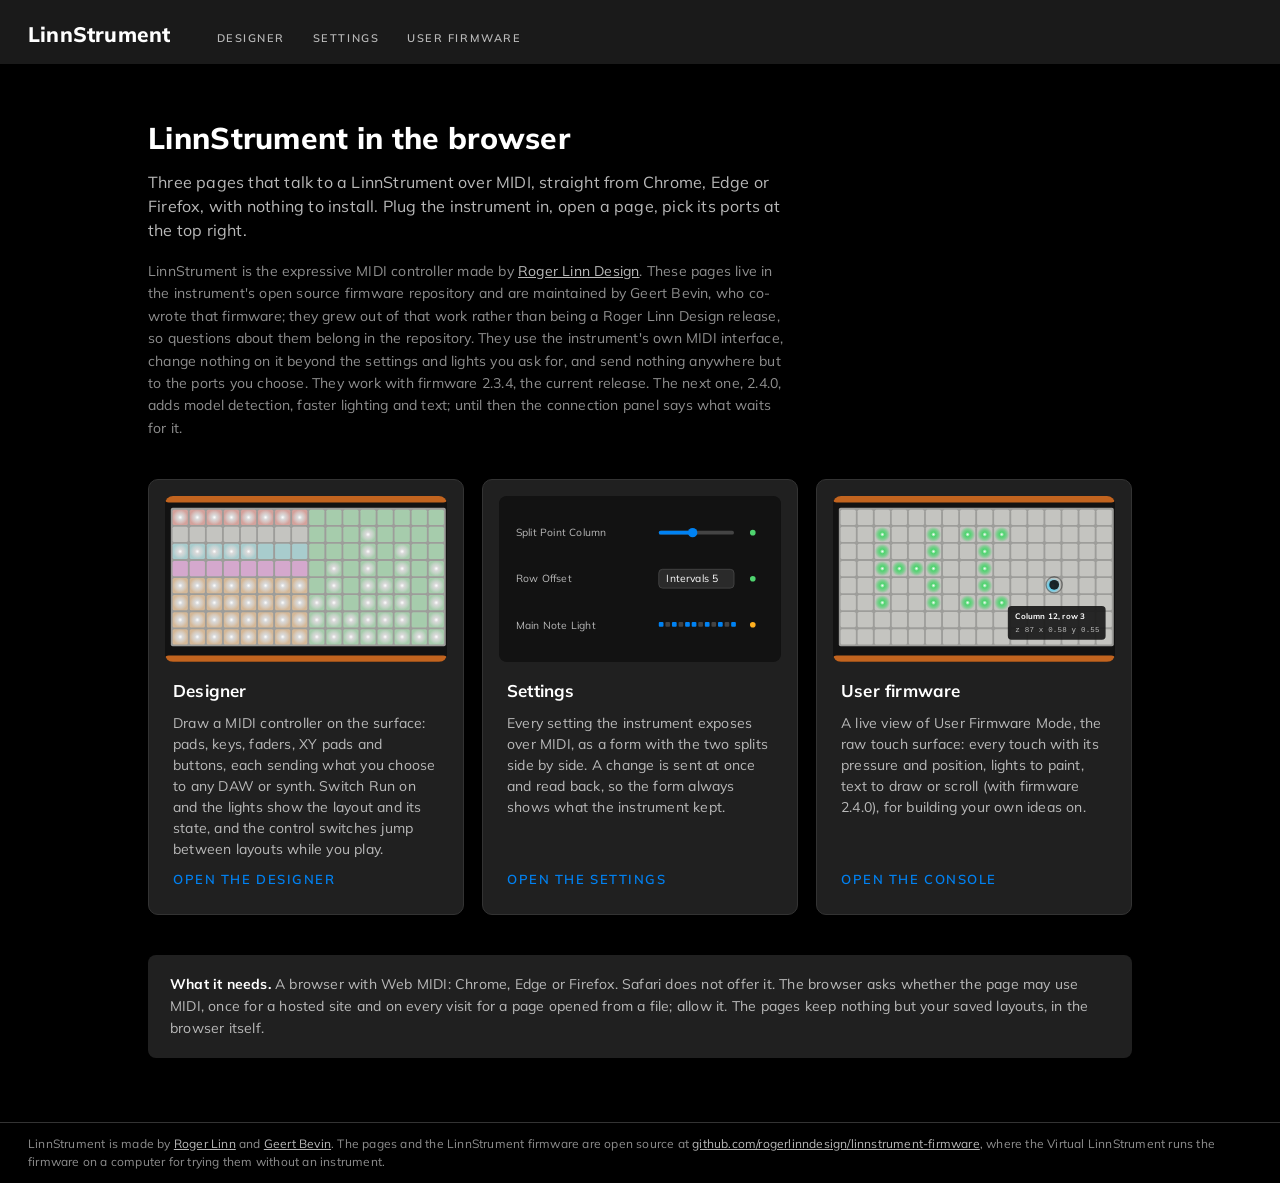
<file: examples/browser/index.html>
<!doctype html>
<!--
Copyright 2026 Roger Linn Design (https://www.rogerlinndesign.com)

Licensed under the Apache License, Version 2.0 (the "License");
you may not use this file except in compliance with the License.
You may obtain a copy of the License at

    http://www.apache.org/licenses/LICENSE-2.0

Unless required by applicable law or agreed to in writing, software
distributed under the License is distributed on an "AS IS" BASIS,
WITHOUT WARRANTIES OR CONDITIONS OF ANY KIND, either express or implied.
See the License for the specific language governing permissions and
limitations under the License.
-->
<html lang="en">
<head>
<meta charset="utf-8">
<meta name="viewport" content="width=device-width, initial-scale=1">
<meta name="description" content="LinnStrument in the browser: design a MIDI controller on its surface, edit every setting, and explore User Firmware Mode, over Web MIDI.">
<meta name="theme-color" content="#1a1a1a">
<link rel="icon" href="data:image/svg+xml,%3Csvg xmlns='http://www.w3.org/2000/svg' viewBox='0 0 32 32'%3E%3Crect width='32' height='32' rx='6' fill='%23121212'/%3E%3Crect x='3' y='3' width='26' height='3' rx='1' fill='%23c2641f'/%3E%3Crect x='3' y='26' width='26' height='3' rx='1' fill='%23c2641f'/%3E%3Cg fill='%23c4c4c0'%3E%3Crect x='5' y='9' width='5' height='5' rx='1'/%3E%3Crect x='12' y='9' width='5' height='5' rx='1'/%3E%3Crect x='19' y='9' width='5' height='5' rx='1'/%3E%3Crect x='5' y='16' width='5' height='5' rx='1'/%3E%3Crect x='12' y='16' width='5' height='5' rx='1' fill='%2358e07a'/%3E%3Crect x='19' y='16' width='5' height='5' rx='1'/%3E%3C/g%3E%3C/svg%3E">
<title>LinnStrument in the Browser</title>
<link rel="preconnect" href="https://fonts.googleapis.com">
<link rel="preconnect" href="https://fonts.gstatic.com" crossorigin>
<link href="https://fonts.googleapis.com/css2?family=Mulish:wght@400;600;700;800&display=swap" rel="stylesheet">
<link rel="stylesheet" href="linnstrument.css">
<style>
  main { flex: 1; padding: 56px 28px 64px; max-width: 1040px; width: 100%; margin: 0 auto; }
  .lead { max-width: 640px; }
  .lead h2 { font-size: 30px; font-weight: 800; line-height: 1.2; margin: 0 0 14px; }
  .lead p { color: var(--muted); font-size: 16px; margin: 0; }
  .lead .about { margin-top: 18px; font-size: 14px; color: var(--dim); line-height: 1.6; }
  .lead .about a { color: var(--muted); }
  .tools { display: grid; grid-template-columns: repeat(3, 1fr); gap: 18px; margin-top: 40px; }
  .picture { margin: -8px -8px 6px; border-radius: 8px; overflow: hidden; aspect-ratio: 300 / 176; background: #121212; }
  .picture svg { display: block; width: 100%; height: 100%; }
  .tool { display: flex; flex-direction: column; gap: 10px; padding: 24px; background: var(--panel); border: 1px solid var(--line); border-radius: 10px;
          color: inherit; text-decoration: none; transition: border-color .12s; }
  .tool:hover { border-color: var(--muted); }
  .tool:focus-visible { outline: 2px solid var(--accent); outline-offset: 2px; }
  .tool h3 { margin: 0; font-size: 17px; font-weight: 700; color: var(--fg); }
  .tool p { margin: 0; color: var(--muted); flex: 1; }
  .tool .go { color: var(--accent); font-weight: 600; font-size: 13px; text-transform: uppercase; letter-spacing: .12em; }
  .needs { margin-top: 40px; padding: 18px 22px; background: var(--panel); border-radius: 8px; color: var(--muted); font-size: 14px; line-height: 1.6; }
  .needs b { color: var(--fg); font-weight: 700; }
  .needs.warn { background: var(--cherry-2); color: var(--fg); }
  @media (max-width: 960px) {
    main { padding: 32px 16px 48px; }
    .tools { grid-template-columns: 1fr; }
    .lead h2 { font-size: 24px; }
  }
</style>
</head>
<body>

<header>
  <h1 class="brand"><a href="index.html" aria-current="page"><b>LinnStrument</b></a></h1>
  <nav class="pages" aria-label="Pages">
    <a href="surface_designer.html">Designer</a>
    <a href="settings_editor.html">Settings</a>
    <a href="user_firmware_console.html">User firmware</a>
  </nav>
</header>

<main>
  <div class="lead">
    <h2>LinnStrument in the browser</h2>
    <p>Three pages that talk to a LinnStrument over MIDI, straight from Chrome, Edge or Firefox, with nothing to install. Plug the instrument in, open a page, pick its ports at the top right.</p>
    <p class="about">LinnStrument is the expressive MIDI controller made by <a href="https://www.rogerlinndesign.com/linnstrument">Roger Linn Design</a>. These pages live in the instrument's open source firmware repository and are maintained by Geert Bevin, who co-wrote that firmware; they grew out of that work rather than being a Roger Linn Design release, so questions about them belong in the repository. They use the instrument's own MIDI interface, change nothing on it beyond the settings and lights you ask for, and send nothing anywhere but to the ports you choose. They work with firmware 2.3.4, the current release. The next one, 2.4.0, adds model detection, faster lighting and text; until then the connection panel says what waits for it.</p>
  </div>

  <div class="tools">
    <a class="tool" href="surface_designer.html">
      <div class="picture"><svg xmlns="http://www.w3.org/2000/svg" viewBox="0 0 300 176" width="300" height="176" role="img" aria-hidden="true"><defs><radialGradient id="dg"><stop offset="0" stop-color="#fff"/><stop offset=".3" stop-color="currentColor"/><stop offset=".65" stop-color="currentColor" stop-opacity=".55"/><stop offset="1" stop-color="currentColor" stop-opacity="0"/></radialGradient></defs><rect width="300" height="176" rx="5.7" fill="#121212"/><rect x="0" y="0" width="300" height="6.8" rx="4.1" fill="#c2641f"/><rect x="0" y="169.6" width="300" height="6.8" rx="4.1" fill="#c2641f"/><rect x="6.2" y="12.6" width="292.5" height="147.2" rx="1.9" fill="#9d9d9a"/><rect x="8.1" y="141.7" width="16.2" height="16.2" rx="1.6" fill="#d4b898"/><rect x="8.1" y="141.7" width="16.2" height="16.2" rx="1.6" fill="url(#dg)" color="#ff9a2e"/><rect x="26.3" y="141.7" width="16.2" height="16.2" rx="1.6" fill="#d4b898"/><rect x="26.3" y="141.7" width="16.2" height="16.2" rx="1.6" fill="url(#dg)" color="#ff9a2e"/><rect x="44.4" y="141.7" width="16.2" height="16.2" rx="1.6" fill="#d4b898"/><rect x="44.4" y="141.7" width="16.2" height="16.2" rx="1.6" fill="url(#dg)" color="#ff9a2e"/><rect x="62.6" y="141.7" width="16.2" height="16.2" rx="1.6" fill="#d4b898"/><rect x="62.6" y="141.7" width="16.2" height="16.2" rx="1.6" fill="url(#dg)" color="#ff9a2e"/><rect x="80.8" y="141.7" width="16.2" height="16.2" rx="1.6" fill="#d4b898"/><rect x="80.8" y="141.7" width="16.2" height="16.2" rx="1.6" fill="url(#dg)" color="#ff9a2e"/><rect x="98.9" y="141.7" width="16.2" height="16.2" rx="1.6" fill="#d4b898"/><rect x="98.9" y="141.7" width="16.2" height="16.2" rx="1.6" fill="url(#dg)" color="#ff9a2e"/><rect x="117.1" y="141.7" width="16.2" height="16.2" rx="1.6" fill="#d4b898"/><rect x="117.1" y="141.7" width="16.2" height="16.2" rx="1.6" fill="url(#dg)" color="#ff9a2e"/><rect x="135.2" y="141.7" width="16.2" height="16.2" rx="1.6" fill="#d4b898"/><rect x="135.2" y="141.7" width="16.2" height="16.2" rx="1.6" fill="url(#dg)" color="#ff9a2e"/><rect x="153.4" y="141.7" width="16.2" height="16.2" rx="1.6" fill="#a6ccac"/><rect x="153.4" y="141.7" width="16.2" height="16.2" rx="1.6" fill="url(#dg)" color="#58e07a"/><rect x="171.6" y="141.7" width="16.2" height="16.2" rx="1.6" fill="#a6ccac"/><rect x="171.6" y="141.7" width="16.2" height="16.2" rx="1.6" fill="url(#dg)" color="#58e07a"/><rect x="189.7" y="141.7" width="16.2" height="16.2" rx="1.6" fill="#a6ccac"/><rect x="189.7" y="141.7" width="16.2" height="16.2" rx="1.6" fill="url(#dg)" color="#58e07a"/><rect x="207.9" y="141.7" width="16.2" height="16.2" rx="1.6" fill="#a6ccac"/><rect x="207.9" y="141.7" width="16.2" height="16.2" rx="1.6" fill="url(#dg)" color="#58e07a"/><rect x="226.1" y="141.7" width="16.2" height="16.2" rx="1.6" fill="#a6ccac"/><rect x="226.1" y="141.7" width="16.2" height="16.2" rx="1.6" fill="url(#dg)" color="#58e07a"/><rect x="244.2" y="141.7" width="16.2" height="16.2" rx="1.6" fill="#a6ccac"/><rect x="244.2" y="141.7" width="16.2" height="16.2" rx="1.6" fill="url(#dg)" color="#58e07a"/><rect x="262.4" y="141.7" width="16.2" height="16.2" rx="1.6" fill="#a6ccac"/><rect x="262.4" y="141.7" width="16.2" height="16.2" rx="1.6" fill="url(#dg)" color="#58e07a"/><rect x="280.5" y="141.7" width="16.2" height="16.2" rx="1.6" fill="#a6ccac"/><rect x="280.5" y="141.7" width="16.2" height="16.2" rx="1.6" fill="url(#dg)" color="#58e07a"/><rect x="8.1" y="123.6" width="16.2" height="16.2" rx="1.6" fill="#d4b898"/><rect x="8.1" y="123.6" width="16.2" height="16.2" rx="1.6" fill="url(#dg)" color="#ff9a2e"/><rect x="26.3" y="123.6" width="16.2" height="16.2" rx="1.6" fill="#d4b898"/><rect x="26.3" y="123.6" width="16.2" height="16.2" rx="1.6" fill="url(#dg)" color="#ff9a2e"/><rect x="44.4" y="123.6" width="16.2" height="16.2" rx="1.6" fill="#d4b898"/><rect x="44.4" y="123.6" width="16.2" height="16.2" rx="1.6" fill="url(#dg)" color="#ff9a2e"/><rect x="62.6" y="123.6" width="16.2" height="16.2" rx="1.6" fill="#d4b898"/><rect x="62.6" y="123.6" width="16.2" height="16.2" rx="1.6" fill="url(#dg)" color="#ff9a2e"/><rect x="80.8" y="123.6" width="16.2" height="16.2" rx="1.6" fill="#d4b898"/><rect x="80.8" y="123.6" width="16.2" height="16.2" rx="1.6" fill="url(#dg)" color="#ff9a2e"/><rect x="98.9" y="123.6" width="16.2" height="16.2" rx="1.6" fill="#d4b898"/><rect x="98.9" y="123.6" width="16.2" height="16.2" rx="1.6" fill="url(#dg)" color="#ff9a2e"/><rect x="117.1" y="123.6" width="16.2" height="16.2" rx="1.6" fill="#d4b898"/><rect x="117.1" y="123.6" width="16.2" height="16.2" rx="1.6" fill="url(#dg)" color="#ff9a2e"/><rect x="135.2" y="123.6" width="16.2" height="16.2" rx="1.6" fill="#d4b898"/><rect x="135.2" y="123.6" width="16.2" height="16.2" rx="1.6" fill="url(#dg)" color="#ff9a2e"/><rect x="153.4" y="123.6" width="16.2" height="16.2" rx="1.6" fill="#a6ccac"/><rect x="153.4" y="123.6" width="16.2" height="16.2" rx="1.6" fill="url(#dg)" color="#58e07a"/><rect x="171.6" y="123.6" width="16.2" height="16.2" rx="1.6" fill="#a6ccac"/><rect x="171.6" y="123.6" width="16.2" height="16.2" rx="1.6" fill="url(#dg)" color="#58e07a"/><rect x="189.7" y="123.6" width="16.2" height="16.2" rx="1.6" fill="#a6ccac"/><rect x="189.7" y="123.6" width="16.2" height="16.2" rx="1.6" fill="url(#dg)" color="#58e07a"/><rect x="207.9" y="123.6" width="16.2" height="16.2" rx="1.6" fill="#a6ccac"/><rect x="207.9" y="123.6" width="16.2" height="16.2" rx="1.6" fill="url(#dg)" color="#58e07a"/><rect x="226.1" y="123.6" width="16.2" height="16.2" rx="1.6" fill="#a6ccac"/><rect x="226.1" y="123.6" width="16.2" height="16.2" rx="1.6" fill="url(#dg)" color="#58e07a"/><rect x="244.2" y="123.6" width="16.2" height="16.2" rx="1.6" fill="#a6ccac"/><rect x="244.2" y="123.6" width="16.2" height="16.2" rx="1.6" fill="url(#dg)" color="#58e07a"/><rect x="262.4" y="123.6" width="16.2" height="16.2" rx="1.6" fill="#a6ccac"/><rect x="280.5" y="123.6" width="16.2" height="16.2" rx="1.6" fill="#a6ccac"/><rect x="280.5" y="123.6" width="16.2" height="16.2" rx="1.6" fill="url(#dg)" color="#58e07a"/><rect x="8.1" y="105.4" width="16.2" height="16.2" rx="1.6" fill="#d4b898"/><rect x="8.1" y="105.4" width="16.2" height="16.2" rx="1.6" fill="url(#dg)" color="#ff9a2e"/><rect x="26.3" y="105.4" width="16.2" height="16.2" rx="1.6" fill="#d4b898"/><rect x="26.3" y="105.4" width="16.2" height="16.2" rx="1.6" fill="url(#dg)" color="#ff9a2e"/><rect x="44.4" y="105.4" width="16.2" height="16.2" rx="1.6" fill="#d4b898"/><rect x="44.4" y="105.4" width="16.2" height="16.2" rx="1.6" fill="url(#dg)" color="#ff9a2e"/><rect x="62.6" y="105.4" width="16.2" height="16.2" rx="1.6" fill="#d4b898"/><rect x="62.6" y="105.4" width="16.2" height="16.2" rx="1.6" fill="url(#dg)" color="#ff9a2e"/><rect x="80.8" y="105.4" width="16.2" height="16.2" rx="1.6" fill="#d4b898"/><rect x="80.8" y="105.4" width="16.2" height="16.2" rx="1.6" fill="url(#dg)" color="#ff9a2e"/><rect x="98.9" y="105.4" width="16.2" height="16.2" rx="1.6" fill="#d4b898"/><rect x="98.9" y="105.4" width="16.2" height="16.2" rx="1.6" fill="url(#dg)" color="#ff9a2e"/><rect x="117.1" y="105.4" width="16.2" height="16.2" rx="1.6" fill="#d4b898"/><rect x="117.1" y="105.4" width="16.2" height="16.2" rx="1.6" fill="url(#dg)" color="#ff9a2e"/><rect x="135.2" y="105.4" width="16.2" height="16.2" rx="1.6" fill="#d4b898"/><rect x="135.2" y="105.4" width="16.2" height="16.2" rx="1.6" fill="url(#dg)" color="#ff9a2e"/><rect x="153.4" y="105.4" width="16.2" height="16.2" rx="1.6" fill="#a6ccac"/><rect x="153.4" y="105.4" width="16.2" height="16.2" rx="1.6" fill="url(#dg)" color="#58e07a"/><rect x="171.6" y="105.4" width="16.2" height="16.2" rx="1.6" fill="#a6ccac"/><rect x="171.6" y="105.4" width="16.2" height="16.2" rx="1.6" fill="url(#dg)" color="#58e07a"/><rect x="189.7" y="105.4" width="16.2" height="16.2" rx="1.6" fill="#a6ccac"/><rect x="207.9" y="105.4" width="16.2" height="16.2" rx="1.6" fill="#a6ccac"/><rect x="207.9" y="105.4" width="16.2" height="16.2" rx="1.6" fill="url(#dg)" color="#58e07a"/><rect x="226.1" y="105.4" width="16.2" height="16.2" rx="1.6" fill="#a6ccac"/><rect x="226.1" y="105.4" width="16.2" height="16.2" rx="1.6" fill="url(#dg)" color="#58e07a"/><rect x="244.2" y="105.4" width="16.2" height="16.2" rx="1.6" fill="#a6ccac"/><rect x="244.2" y="105.4" width="16.2" height="16.2" rx="1.6" fill="url(#dg)" color="#58e07a"/><rect x="262.4" y="105.4" width="16.2" height="16.2" rx="1.6" fill="#a6ccac"/><rect x="280.5" y="105.4" width="16.2" height="16.2" rx="1.6" fill="#a6ccac"/><rect x="280.5" y="105.4" width="16.2" height="16.2" rx="1.6" fill="url(#dg)" color="#58e07a"/><rect x="8.1" y="87.2" width="16.2" height="16.2" rx="1.6" fill="#d4b898"/><rect x="8.1" y="87.2" width="16.2" height="16.2" rx="1.6" fill="url(#dg)" color="#ff9a2e"/><rect x="26.3" y="87.2" width="16.2" height="16.2" rx="1.6" fill="#d4b898"/><rect x="26.3" y="87.2" width="16.2" height="16.2" rx="1.6" fill="url(#dg)" color="#ff9a2e"/><rect x="44.4" y="87.2" width="16.2" height="16.2" rx="1.6" fill="#d4b898"/><rect x="44.4" y="87.2" width="16.2" height="16.2" rx="1.6" fill="url(#dg)" color="#ff9a2e"/><rect x="62.6" y="87.2" width="16.2" height="16.2" rx="1.6" fill="#d4b898"/><rect x="62.6" y="87.2" width="16.2" height="16.2" rx="1.6" fill="url(#dg)" color="#ff9a2e"/><rect x="80.8" y="87.2" width="16.2" height="16.2" rx="1.6" fill="#d4b898"/><rect x="80.8" y="87.2" width="16.2" height="16.2" rx="1.6" fill="url(#dg)" color="#ff9a2e"/><rect x="98.9" y="87.2" width="16.2" height="16.2" rx="1.6" fill="#d4b898"/><rect x="98.9" y="87.2" width="16.2" height="16.2" rx="1.6" fill="url(#dg)" color="#ff9a2e"/><rect x="117.1" y="87.2" width="16.2" height="16.2" rx="1.6" fill="#d4b898"/><rect x="117.1" y="87.2" width="16.2" height="16.2" rx="1.6" fill="url(#dg)" color="#ff9a2e"/><rect x="135.2" y="87.2" width="16.2" height="16.2" rx="1.6" fill="#d4b898"/><rect x="135.2" y="87.2" width="16.2" height="16.2" rx="1.6" fill="url(#dg)" color="#ff9a2e"/><rect x="153.4" y="87.2" width="16.2" height="16.2" rx="1.6" fill="#a6ccac"/><rect x="171.6" y="87.2" width="16.2" height="16.2" rx="1.6" fill="#a6ccac"/><rect x="171.6" y="87.2" width="16.2" height="16.2" rx="1.6" fill="url(#dg)" color="#58e07a"/><rect x="189.7" y="87.2" width="16.2" height="16.2" rx="1.6" fill="#a6ccac"/><rect x="207.9" y="87.2" width="16.2" height="16.2" rx="1.6" fill="#a6ccac"/><rect x="207.9" y="87.2" width="16.2" height="16.2" rx="1.6" fill="url(#dg)" color="#58e07a"/><rect x="226.1" y="87.2" width="16.2" height="16.2" rx="1.6" fill="#a6ccac"/><rect x="226.1" y="87.2" width="16.2" height="16.2" rx="1.6" fill="url(#dg)" color="#58e07a"/><rect x="244.2" y="87.2" width="16.2" height="16.2" rx="1.6" fill="#a6ccac"/><rect x="244.2" y="87.2" width="16.2" height="16.2" rx="1.6" fill="url(#dg)" color="#58e07a"/><rect x="262.4" y="87.2" width="16.2" height="16.2" rx="1.6" fill="#a6ccac"/><rect x="280.5" y="87.2" width="16.2" height="16.2" rx="1.6" fill="#a6ccac"/><rect x="280.5" y="87.2" width="16.2" height="16.2" rx="1.6" fill="url(#dg)" color="#58e07a"/><rect x="8.1" y="69.1" width="16.2" height="16.2" rx="1.6" fill="#d4a8cd"/><rect x="26.3" y="69.1" width="16.2" height="16.2" rx="1.6" fill="#d4a8cd"/><rect x="44.4" y="69.1" width="16.2" height="16.2" rx="1.6" fill="#d4a8cd"/><rect x="62.6" y="69.1" width="16.2" height="16.2" rx="1.6" fill="#d4a8cd"/><rect x="80.8" y="69.1" width="16.2" height="16.2" rx="1.6" fill="#d4a8cd"/><rect x="98.9" y="69.1" width="16.2" height="16.2" rx="1.6" fill="#d4a8cd"/><rect x="117.1" y="69.1" width="16.2" height="16.2" rx="1.6" fill="#d4a8cd"/><rect x="135.2" y="69.1" width="16.2" height="16.2" rx="1.6" fill="#d4a8cd"/><rect x="153.4" y="69.1" width="16.2" height="16.2" rx="1.6" fill="#a6ccac"/><rect x="171.6" y="69.1" width="16.2" height="16.2" rx="1.6" fill="#a6ccac"/><rect x="171.6" y="69.1" width="16.2" height="16.2" rx="1.6" fill="url(#dg)" color="#58e07a"/><rect x="189.7" y="69.1" width="16.2" height="16.2" rx="1.6" fill="#a6ccac"/><rect x="207.9" y="69.1" width="16.2" height="16.2" rx="1.6" fill="#a6ccac"/><rect x="207.9" y="69.1" width="16.2" height="16.2" rx="1.6" fill="url(#dg)" color="#58e07a"/><rect x="226.1" y="69.1" width="16.2" height="16.2" rx="1.6" fill="#a6ccac"/><rect x="244.2" y="69.1" width="16.2" height="16.2" rx="1.6" fill="#a6ccac"/><rect x="244.2" y="69.1" width="16.2" height="16.2" rx="1.6" fill="url(#dg)" color="#58e07a"/><rect x="262.4" y="69.1" width="16.2" height="16.2" rx="1.6" fill="#a6ccac"/><rect x="280.5" y="69.1" width="16.2" height="16.2" rx="1.6" fill="#a6ccac"/><rect x="280.5" y="69.1" width="16.2" height="16.2" rx="1.6" fill="url(#dg)" color="#58e07a"/><rect x="8.1" y="50.9" width="16.2" height="16.2" rx="1.6" fill="#a8cccd"/><rect x="8.1" y="50.9" width="16.2" height="16.2" rx="1.6" fill="url(#dg)" color="#5fe3f0"/><rect x="26.3" y="50.9" width="16.2" height="16.2" rx="1.6" fill="#a8cccd"/><rect x="26.3" y="50.9" width="16.2" height="16.2" rx="1.6" fill="url(#dg)" color="#5fe3f0"/><rect x="44.4" y="50.9" width="16.2" height="16.2" rx="1.6" fill="#a8cccd"/><rect x="44.4" y="50.9" width="16.2" height="16.2" rx="1.6" fill="url(#dg)" color="#5fe3f0"/><rect x="62.6" y="50.9" width="16.2" height="16.2" rx="1.6" fill="#a8cccd"/><rect x="62.6" y="50.9" width="16.2" height="16.2" rx="1.6" fill="url(#dg)" color="#5fe3f0"/><rect x="80.8" y="50.9" width="16.2" height="16.2" rx="1.6" fill="#a8cccd"/><rect x="80.8" y="50.9" width="16.2" height="16.2" rx="1.6" fill="url(#dg)" color="#5fe3f0"/><rect x="98.9" y="50.9" width="16.2" height="16.2" rx="1.6" fill="#a8cccd"/><rect x="117.1" y="50.9" width="16.2" height="16.2" rx="1.6" fill="#a8cccd"/><rect x="135.2" y="50.9" width="16.2" height="16.2" rx="1.6" fill="#a8cccd"/><rect x="153.4" y="50.9" width="16.2" height="16.2" rx="1.6" fill="#a6ccac"/><rect x="171.6" y="50.9" width="16.2" height="16.2" rx="1.6" fill="#a6ccac"/><rect x="189.7" y="50.9" width="16.2" height="16.2" rx="1.6" fill="#a6ccac"/><rect x="207.9" y="50.9" width="16.2" height="16.2" rx="1.6" fill="#a6ccac"/><rect x="207.9" y="50.9" width="16.2" height="16.2" rx="1.6" fill="url(#dg)" color="#58e07a"/><rect x="226.1" y="50.9" width="16.2" height="16.2" rx="1.6" fill="#a6ccac"/><rect x="244.2" y="50.9" width="16.2" height="16.2" rx="1.6" fill="#a6ccac"/><rect x="244.2" y="50.9" width="16.2" height="16.2" rx="1.6" fill="url(#dg)" color="#58e07a"/><rect x="262.4" y="50.9" width="16.2" height="16.2" rx="1.6" fill="#a6ccac"/><rect x="280.5" y="50.9" width="16.2" height="16.2" rx="1.6" fill="#a6ccac"/><rect x="8.1" y="32.8" width="16.2" height="16.2" rx="1.6" fill="#c4c4c0"/><rect x="26.3" y="32.8" width="16.2" height="16.2" rx="1.6" fill="#c4c4c0"/><rect x="44.4" y="32.8" width="16.2" height="16.2" rx="1.6" fill="#c4c4c0"/><rect x="62.6" y="32.8" width="16.2" height="16.2" rx="1.6" fill="#c4c4c0"/><rect x="80.8" y="32.8" width="16.2" height="16.2" rx="1.6" fill="#c4c4c0"/><rect x="98.9" y="32.8" width="16.2" height="16.2" rx="1.6" fill="#c4c4c0"/><rect x="117.1" y="32.8" width="16.2" height="16.2" rx="1.6" fill="#c4c4c0"/><rect x="135.2" y="32.8" width="16.2" height="16.2" rx="1.6" fill="#c4c4c0"/><rect x="153.4" y="32.8" width="16.2" height="16.2" rx="1.6" fill="#a6ccac"/><rect x="171.6" y="32.8" width="16.2" height="16.2" rx="1.6" fill="#a6ccac"/><rect x="189.7" y="32.8" width="16.2" height="16.2" rx="1.6" fill="#a6ccac"/><rect x="207.9" y="32.8" width="16.2" height="16.2" rx="1.6" fill="#a6ccac"/><rect x="207.9" y="32.8" width="16.2" height="16.2" rx="1.6" fill="url(#dg)" color="#58e07a"/><rect x="226.1" y="32.8" width="16.2" height="16.2" rx="1.6" fill="#a6ccac"/><rect x="244.2" y="32.8" width="16.2" height="16.2" rx="1.6" fill="#a6ccac"/><rect x="262.4" y="32.8" width="16.2" height="16.2" rx="1.6" fill="#a6ccac"/><rect x="280.5" y="32.8" width="16.2" height="16.2" rx="1.6" fill="#a6ccac"/><rect x="8.1" y="14.6" width="16.2" height="16.2" rx="1.6" fill="#d4a29c"/><rect x="8.1" y="14.6" width="16.2" height="16.2" rx="1.6" fill="url(#dg)" color="#ff4a3d"/><rect x="26.3" y="14.6" width="16.2" height="16.2" rx="1.6" fill="#d4a29c"/><rect x="26.3" y="14.6" width="16.2" height="16.2" rx="1.6" fill="url(#dg)" color="#ff4a3d"/><rect x="44.4" y="14.6" width="16.2" height="16.2" rx="1.6" fill="#d4a29c"/><rect x="44.4" y="14.6" width="16.2" height="16.2" rx="1.6" fill="url(#dg)" color="#b8f04a"/><rect x="62.6" y="14.6" width="16.2" height="16.2" rx="1.6" fill="#d4a29c"/><rect x="62.6" y="14.6" width="16.2" height="16.2" rx="1.6" fill="url(#dg)" color="#ff4a3d"/><rect x="80.8" y="14.6" width="16.2" height="16.2" rx="1.6" fill="#d4a29c"/><rect x="80.8" y="14.6" width="16.2" height="16.2" rx="1.6" fill="url(#dg)" color="#ff4a3d"/><rect x="98.9" y="14.6" width="16.2" height="16.2" rx="1.6" fill="#d4a29c"/><rect x="98.9" y="14.6" width="16.2" height="16.2" rx="1.6" fill="url(#dg)" color="#ff4a3d"/><rect x="117.1" y="14.6" width="16.2" height="16.2" rx="1.6" fill="#d4a29c"/><rect x="117.1" y="14.6" width="16.2" height="16.2" rx="1.6" fill="url(#dg)" color="#ff4a3d"/><rect x="135.2" y="14.6" width="16.2" height="16.2" rx="1.6" fill="#d4a29c"/><rect x="135.2" y="14.6" width="16.2" height="16.2" rx="1.6" fill="url(#dg)" color="#ff4a3d"/><rect x="153.4" y="14.6" width="16.2" height="16.2" rx="1.6" fill="#a6ccac"/><rect x="171.6" y="14.6" width="16.2" height="16.2" rx="1.6" fill="#a6ccac"/><rect x="189.7" y="14.6" width="16.2" height="16.2" rx="1.6" fill="#a6ccac"/><rect x="207.9" y="14.6" width="16.2" height="16.2" rx="1.6" fill="#a6ccac"/><rect x="226.1" y="14.6" width="16.2" height="16.2" rx="1.6" fill="#a6ccac"/><rect x="244.2" y="14.6" width="16.2" height="16.2" rx="1.6" fill="#a6ccac"/><rect x="262.4" y="14.6" width="16.2" height="16.2" rx="1.6" fill="#a6ccac"/><rect x="280.5" y="14.6" width="16.2" height="16.2" rx="1.6" fill="#a6ccac"/></svg></div>
      <h3>Designer</h3>
      <p>Draw a MIDI controller on the surface: pads, keys, faders, XY pads and buttons, each sending what you choose to any DAW or synth. Switch Run on and the lights show the layout and its state, and the control switches jump between layouts while you play.</p>
      <span class="go">Open the designer</span>
    </a>
    <a class="tool" href="settings_editor.html">
      <div class="picture"><svg xmlns="http://www.w3.org/2000/svg" viewBox="0 0 300 176" width="300" height="176" role="img" aria-hidden="true"><rect width="300" height="176" rx="8" fill="#121212"/><g font-family="Mulish, Helvetica, Arial, sans-serif" font-size="11" fill="#b9b9b9"><text x="18" y="43">Split Point Column</text><rect x="170" y="37" width="80" height="4" rx="2" fill="#444"/><rect x="170" y="37" width="36" height="4" rx="2" fill="#0082f3"/><circle cx="206" cy="39" r="5" fill="#0082f3"/><circle cx="270" cy="39" r="3" fill="#4fd36f"/><text x="18" y="92">Row Offset</text><rect x="170" y="78" width="80" height="20" rx="4" fill="#2a2a2a" stroke="#444"/><text x="178" y="92" fill="#fff">Intervals 5</text><circle cx="270" cy="88" r="3" fill="#4fd36f"/><text x="18" y="141">Main Note Light</text><rect x="170" y="134" width="5" height="5" rx="1" fill="#0082f3"/><rect x="177" y="134" width="5" height="5" rx="1" fill="#444"/><rect x="184" y="134" width="5" height="5" rx="1" fill="#0082f3"/><rect x="191" y="134" width="5" height="5" rx="1" fill="#444"/><rect x="198" y="134" width="5" height="5" rx="1" fill="#0082f3"/><rect x="205" y="134" width="5" height="5" rx="1" fill="#0082f3"/><rect x="212" y="134" width="5" height="5" rx="1" fill="#444"/><rect x="219" y="134" width="5" height="5" rx="1" fill="#0082f3"/><rect x="226" y="134" width="5" height="5" rx="1" fill="#444"/><rect x="233" y="134" width="5" height="5" rx="1" fill="#0082f3"/><rect x="240" y="134" width="5" height="5" rx="1" fill="#444"/><rect x="247" y="134" width="5" height="5" rx="1" fill="#0082f3"/><circle cx="270" cy="137" r="3" fill="#ffb020"/></g></svg></div>
      <h3>Settings</h3>
      <p>Every setting the instrument exposes over MIDI, as a form with the two splits side by side. A change is sent at once and read back, so the form always shows what the instrument kept.</p>
      <span class="go">Open the settings</span>
    </a>
    <a class="tool" href="user_firmware_console.html">
      <div class="picture"><svg xmlns="http://www.w3.org/2000/svg" viewBox="0 0 300 176" width="300" height="176" role="img" aria-hidden="true"><defs><radialGradient id="ug"><stop offset="0" stop-color="#fff"/><stop offset=".3" stop-color="#4fd36f"/><stop offset=".65" stop-color="#4fd36f" stop-opacity=".6"/><stop offset="1" stop-color="#4fd36f" stop-opacity="0"/></radialGradient><radialGradient id="ut"><stop offset="0" stop-color="#fff"/><stop offset=".3" stop-color="#3cd2ff"/><stop offset=".65" stop-color="#3cd2ff" stop-opacity=".6"/><stop offset="1" stop-color="#3cd2ff" stop-opacity="0"/></radialGradient></defs><rect width="300" height="176" rx="5.7" fill="#121212"/><rect x="0" y="0" width="300" height="6.8" rx="4.1" fill="#c2641f"/><rect x="0" y="169.6" width="300" height="6.8" rx="4.1" fill="#c2641f"/><rect x="6.2" y="12.6" width="292.5" height="147.2" rx="1.9" fill="#9d9d9a"/><rect x="8.1" y="141.7" width="16.2" height="16.2" rx="1.6" fill="#c4c4c0"/><rect x="26.2" y="141.7" width="16.2" height="16.2" rx="1.6" fill="#c4c4c0"/><rect x="44.4" y="141.7" width="16.2" height="16.2" rx="1.6" fill="#c4c4c0"/><rect x="62.5" y="141.7" width="16.2" height="16.2" rx="1.6" fill="#c4c4c0"/><rect x="80.7" y="141.7" width="16.2" height="16.2" rx="1.6" fill="#c4c4c0"/><rect x="98.8" y="141.7" width="16.2" height="16.2" rx="1.6" fill="#c4c4c0"/><rect x="117.0" y="141.7" width="16.2" height="16.2" rx="1.6" fill="#c4c4c0"/><rect x="135.1" y="141.7" width="16.2" height="16.2" rx="1.6" fill="#c4c4c0"/><rect x="153.3" y="141.7" width="16.2" height="16.2" rx="1.6" fill="#c4c4c0"/><rect x="171.4" y="141.7" width="16.2" height="16.2" rx="1.6" fill="#c4c4c0"/><rect x="189.6" y="141.7" width="16.2" height="16.2" rx="1.6" fill="#c4c4c0"/><rect x="207.7" y="141.7" width="16.2" height="16.2" rx="1.6" fill="#c4c4c0"/><rect x="225.9" y="141.7" width="16.2" height="16.2" rx="1.6" fill="#c4c4c0"/><rect x="244.0" y="141.7" width="16.2" height="16.2" rx="1.6" fill="#c4c4c0"/><rect x="262.2" y="141.7" width="16.2" height="16.2" rx="1.6" fill="#c4c4c0"/><rect x="280.4" y="141.7" width="16.2" height="16.2" rx="1.6" fill="#c4c4c0"/><rect x="8.1" y="123.5" width="16.2" height="16.2" rx="1.6" fill="#c4c4c0"/><rect x="26.2" y="123.5" width="16.2" height="16.2" rx="1.6" fill="#c4c4c0"/><rect x="44.4" y="123.5" width="16.2" height="16.2" rx="1.6" fill="#c4c4c0"/><rect x="62.5" y="123.5" width="16.2" height="16.2" rx="1.6" fill="#c4c4c0"/><rect x="80.7" y="123.5" width="16.2" height="16.2" rx="1.6" fill="#c4c4c0"/><rect x="98.8" y="123.5" width="16.2" height="16.2" rx="1.6" fill="#c4c4c0"/><rect x="117.0" y="123.5" width="16.2" height="16.2" rx="1.6" fill="#c4c4c0"/><rect x="135.1" y="123.5" width="16.2" height="16.2" rx="1.6" fill="#c4c4c0"/><rect x="153.3" y="123.5" width="16.2" height="16.2" rx="1.6" fill="#c4c4c0"/><rect x="171.4" y="123.5" width="16.2" height="16.2" rx="1.6" fill="#c4c4c0"/><rect x="189.6" y="123.5" width="16.2" height="16.2" rx="1.6" fill="#c4c4c0"/><rect x="207.7" y="123.5" width="16.2" height="16.2" rx="1.6" fill="#c4c4c0"/><rect x="225.9" y="123.5" width="16.2" height="16.2" rx="1.6" fill="#c4c4c0"/><rect x="244.0" y="123.5" width="16.2" height="16.2" rx="1.6" fill="#c4c4c0"/><rect x="262.2" y="123.5" width="16.2" height="16.2" rx="1.6" fill="#c4c4c0"/><rect x="280.4" y="123.5" width="16.2" height="16.2" rx="1.6" fill="#c4c4c0"/><rect x="8.1" y="105.4" width="16.2" height="16.2" rx="1.6" fill="#c4c4c0"/><rect x="26.2" y="105.4" width="16.2" height="16.2" rx="1.6" fill="#c4c4c0"/><rect x="44.4" y="105.4" width="16.2" height="16.2" rx="1.6" fill="#c4c4c0"/><rect x="44.4" y="105.4" width="16.2" height="16.2" rx="1.6" fill="url(#ug)"/><rect x="62.5" y="105.4" width="16.2" height="16.2" rx="1.6" fill="#c4c4c0"/><rect x="80.7" y="105.4" width="16.2" height="16.2" rx="1.6" fill="#c4c4c0"/><rect x="98.8" y="105.4" width="16.2" height="16.2" rx="1.6" fill="#c4c4c0"/><rect x="98.8" y="105.4" width="16.2" height="16.2" rx="1.6" fill="url(#ug)"/><rect x="117.0" y="105.4" width="16.2" height="16.2" rx="1.6" fill="#c4c4c0"/><rect x="135.1" y="105.4" width="16.2" height="16.2" rx="1.6" fill="#c4c4c0"/><rect x="135.1" y="105.4" width="16.2" height="16.2" rx="1.6" fill="url(#ug)"/><rect x="153.3" y="105.4" width="16.2" height="16.2" rx="1.6" fill="#c4c4c0"/><rect x="153.3" y="105.4" width="16.2" height="16.2" rx="1.6" fill="url(#ug)"/><rect x="171.4" y="105.4" width="16.2" height="16.2" rx="1.6" fill="#c4c4c0"/><rect x="171.4" y="105.4" width="16.2" height="16.2" rx="1.6" fill="url(#ug)"/><rect x="189.6" y="105.4" width="16.2" height="16.2" rx="1.6" fill="#c4c4c0"/><rect x="207.7" y="105.4" width="16.2" height="16.2" rx="1.6" fill="#c4c4c0"/><rect x="225.9" y="105.4" width="16.2" height="16.2" rx="1.6" fill="#c4c4c0"/><rect x="244.0" y="105.4" width="16.2" height="16.2" rx="1.6" fill="#c4c4c0"/><rect x="262.2" y="105.4" width="16.2" height="16.2" rx="1.6" fill="#c4c4c0"/><rect x="280.4" y="105.4" width="16.2" height="16.2" rx="1.6" fill="#c4c4c0"/><rect x="8.1" y="87.2" width="16.2" height="16.2" rx="1.6" fill="#c4c4c0"/><rect x="26.2" y="87.2" width="16.2" height="16.2" rx="1.6" fill="#c4c4c0"/><rect x="44.4" y="87.2" width="16.2" height="16.2" rx="1.6" fill="#c4c4c0"/><rect x="44.4" y="87.2" width="16.2" height="16.2" rx="1.6" fill="url(#ug)"/><rect x="62.5" y="87.2" width="16.2" height="16.2" rx="1.6" fill="#c4c4c0"/><rect x="80.7" y="87.2" width="16.2" height="16.2" rx="1.6" fill="#c4c4c0"/><rect x="98.8" y="87.2" width="16.2" height="16.2" rx="1.6" fill="#c4c4c0"/><rect x="98.8" y="87.2" width="16.2" height="16.2" rx="1.6" fill="url(#ug)"/><rect x="117.0" y="87.2" width="16.2" height="16.2" rx="1.6" fill="#c4c4c0"/><rect x="135.1" y="87.2" width="16.2" height="16.2" rx="1.6" fill="#c4c4c0"/><rect x="153.3" y="87.2" width="16.2" height="16.2" rx="1.6" fill="#c4c4c0"/><rect x="153.3" y="87.2" width="16.2" height="16.2" rx="1.6" fill="url(#ug)"/><rect x="171.4" y="87.2" width="16.2" height="16.2" rx="1.6" fill="#c4c4c0"/><rect x="189.6" y="87.2" width="16.2" height="16.2" rx="1.6" fill="#c4c4c0"/><rect x="207.7" y="87.2" width="16.2" height="16.2" rx="1.6" fill="#c4c4c0"/><rect x="225.9" y="87.2" width="16.2" height="16.2" rx="1.6" fill="#c4c4c0"/><rect x="244.0" y="87.2" width="16.2" height="16.2" rx="1.6" fill="#c4c4c0"/><rect x="262.2" y="87.2" width="16.2" height="16.2" rx="1.6" fill="#c4c4c0"/><rect x="280.4" y="87.2" width="16.2" height="16.2" rx="1.6" fill="#c4c4c0"/><rect x="8.1" y="69.1" width="16.2" height="16.2" rx="1.6" fill="#c4c4c0"/><rect x="26.2" y="69.1" width="16.2" height="16.2" rx="1.6" fill="#c4c4c0"/><rect x="44.4" y="69.1" width="16.2" height="16.2" rx="1.6" fill="#c4c4c0"/><rect x="44.4" y="69.1" width="16.2" height="16.2" rx="1.6" fill="url(#ug)"/><rect x="62.5" y="69.1" width="16.2" height="16.2" rx="1.6" fill="#c4c4c0"/><rect x="62.5" y="69.1" width="16.2" height="16.2" rx="1.6" fill="url(#ug)"/><rect x="80.7" y="69.1" width="16.2" height="16.2" rx="1.6" fill="#c4c4c0"/><rect x="80.7" y="69.1" width="16.2" height="16.2" rx="1.6" fill="url(#ug)"/><rect x="98.8" y="69.1" width="16.2" height="16.2" rx="1.6" fill="#c4c4c0"/><rect x="98.8" y="69.1" width="16.2" height="16.2" rx="1.6" fill="url(#ug)"/><rect x="117.0" y="69.1" width="16.2" height="16.2" rx="1.6" fill="#c4c4c0"/><rect x="135.1" y="69.1" width="16.2" height="16.2" rx="1.6" fill="#c4c4c0"/><rect x="153.3" y="69.1" width="16.2" height="16.2" rx="1.6" fill="#c4c4c0"/><rect x="153.3" y="69.1" width="16.2" height="16.2" rx="1.6" fill="url(#ug)"/><rect x="171.4" y="69.1" width="16.2" height="16.2" rx="1.6" fill="#c4c4c0"/><rect x="189.6" y="69.1" width="16.2" height="16.2" rx="1.6" fill="#c4c4c0"/><rect x="207.7" y="69.1" width="16.2" height="16.2" rx="1.6" fill="#c4c4c0"/><rect x="225.9" y="69.1" width="16.2" height="16.2" rx="1.6" fill="#c4c4c0"/><rect x="244.0" y="69.1" width="16.2" height="16.2" rx="1.6" fill="#c4c4c0"/><rect x="262.2" y="69.1" width="16.2" height="16.2" rx="1.6" fill="#c4c4c0"/><rect x="280.4" y="69.1" width="16.2" height="16.2" rx="1.6" fill="#c4c4c0"/><rect x="8.1" y="50.9" width="16.2" height="16.2" rx="1.6" fill="#c4c4c0"/><rect x="26.2" y="50.9" width="16.2" height="16.2" rx="1.6" fill="#c4c4c0"/><rect x="44.4" y="50.9" width="16.2" height="16.2" rx="1.6" fill="#c4c4c0"/><rect x="44.4" y="50.9" width="16.2" height="16.2" rx="1.6" fill="url(#ug)"/><rect x="62.5" y="50.9" width="16.2" height="16.2" rx="1.6" fill="#c4c4c0"/><rect x="80.7" y="50.9" width="16.2" height="16.2" rx="1.6" fill="#c4c4c0"/><rect x="98.8" y="50.9" width="16.2" height="16.2" rx="1.6" fill="#c4c4c0"/><rect x="98.8" y="50.9" width="16.2" height="16.2" rx="1.6" fill="url(#ug)"/><rect x="117.0" y="50.9" width="16.2" height="16.2" rx="1.6" fill="#c4c4c0"/><rect x="135.1" y="50.9" width="16.2" height="16.2" rx="1.6" fill="#c4c4c0"/><rect x="153.3" y="50.9" width="16.2" height="16.2" rx="1.6" fill="#c4c4c0"/><rect x="153.3" y="50.9" width="16.2" height="16.2" rx="1.6" fill="url(#ug)"/><rect x="171.4" y="50.9" width="16.2" height="16.2" rx="1.6" fill="#c4c4c0"/><rect x="189.6" y="50.9" width="16.2" height="16.2" rx="1.6" fill="#c4c4c0"/><rect x="207.7" y="50.9" width="16.2" height="16.2" rx="1.6" fill="#c4c4c0"/><rect x="225.9" y="50.9" width="16.2" height="16.2" rx="1.6" fill="#c4c4c0"/><rect x="244.0" y="50.9" width="16.2" height="16.2" rx="1.6" fill="#c4c4c0"/><rect x="262.2" y="50.9" width="16.2" height="16.2" rx="1.6" fill="#c4c4c0"/><rect x="280.4" y="50.9" width="16.2" height="16.2" rx="1.6" fill="#c4c4c0"/><rect x="8.1" y="32.8" width="16.2" height="16.2" rx="1.6" fill="#c4c4c0"/><rect x="26.2" y="32.8" width="16.2" height="16.2" rx="1.6" fill="#c4c4c0"/><rect x="44.4" y="32.8" width="16.2" height="16.2" rx="1.6" fill="#c4c4c0"/><rect x="44.4" y="32.8" width="16.2" height="16.2" rx="1.6" fill="url(#ug)"/><rect x="62.5" y="32.8" width="16.2" height="16.2" rx="1.6" fill="#c4c4c0"/><rect x="80.7" y="32.8" width="16.2" height="16.2" rx="1.6" fill="#c4c4c0"/><rect x="98.8" y="32.8" width="16.2" height="16.2" rx="1.6" fill="#c4c4c0"/><rect x="98.8" y="32.8" width="16.2" height="16.2" rx="1.6" fill="url(#ug)"/><rect x="117.0" y="32.8" width="16.2" height="16.2" rx="1.6" fill="#c4c4c0"/><rect x="135.1" y="32.8" width="16.2" height="16.2" rx="1.6" fill="#c4c4c0"/><rect x="135.1" y="32.8" width="16.2" height="16.2" rx="1.6" fill="url(#ug)"/><rect x="153.3" y="32.8" width="16.2" height="16.2" rx="1.6" fill="#c4c4c0"/><rect x="153.3" y="32.8" width="16.2" height="16.2" rx="1.6" fill="url(#ug)"/><rect x="171.4" y="32.8" width="16.2" height="16.2" rx="1.6" fill="#c4c4c0"/><rect x="171.4" y="32.8" width="16.2" height="16.2" rx="1.6" fill="url(#ug)"/><rect x="189.6" y="32.8" width="16.2" height="16.2" rx="1.6" fill="#c4c4c0"/><rect x="207.7" y="32.8" width="16.2" height="16.2" rx="1.6" fill="#c4c4c0"/><rect x="225.9" y="32.8" width="16.2" height="16.2" rx="1.6" fill="#c4c4c0"/><rect x="244.0" y="32.8" width="16.2" height="16.2" rx="1.6" fill="#c4c4c0"/><rect x="262.2" y="32.8" width="16.2" height="16.2" rx="1.6" fill="#c4c4c0"/><rect x="280.4" y="32.8" width="16.2" height="16.2" rx="1.6" fill="#c4c4c0"/><rect x="8.1" y="14.7" width="16.2" height="16.2" rx="1.6" fill="#c4c4c0"/><rect x="26.2" y="14.7" width="16.2" height="16.2" rx="1.6" fill="#c4c4c0"/><rect x="44.4" y="14.7" width="16.2" height="16.2" rx="1.6" fill="#c4c4c0"/><rect x="62.5" y="14.7" width="16.2" height="16.2" rx="1.6" fill="#c4c4c0"/><rect x="80.7" y="14.7" width="16.2" height="16.2" rx="1.6" fill="#c4c4c0"/><rect x="98.8" y="14.7" width="16.2" height="16.2" rx="1.6" fill="#c4c4c0"/><rect x="117.0" y="14.7" width="16.2" height="16.2" rx="1.6" fill="#c4c4c0"/><rect x="135.1" y="14.7" width="16.2" height="16.2" rx="1.6" fill="#c4c4c0"/><rect x="153.3" y="14.7" width="16.2" height="16.2" rx="1.6" fill="#c4c4c0"/><rect x="171.4" y="14.7" width="16.2" height="16.2" rx="1.6" fill="#c4c4c0"/><rect x="189.6" y="14.7" width="16.2" height="16.2" rx="1.6" fill="#c4c4c0"/><rect x="207.7" y="14.7" width="16.2" height="16.2" rx="1.6" fill="#c4c4c0"/><rect x="225.9" y="14.7" width="16.2" height="16.2" rx="1.6" fill="#c4c4c0"/><rect x="244.0" y="14.7" width="16.2" height="16.2" rx="1.6" fill="#c4c4c0"/><rect x="262.2" y="14.7" width="16.2" height="16.2" rx="1.6" fill="#c4c4c0"/><rect x="280.4" y="14.7" width="16.2" height="16.2" rx="1.6" fill="#c4c4c0"/><rect x="225.9" y="87.2" width="16.2" height="16.2" rx="1.6" fill="url(#ut)"/><circle cx="235.3" cy="94.5" r="5.2" fill="#111" fill-opacity=".9"/><circle cx="235.3" cy="94.5" r="8.6" fill="none" stroke="#111" stroke-opacity=".4" stroke-width="1.4"/><rect x="186" y="117" width="104" height="36" rx="4" fill="#1a1a1a" fill-opacity=".92"/><text x="194" y="131" font-family="Mulish, Helvetica, Arial, sans-serif" font-size="8.5" font-weight="700" fill="#fff">Column 12, row 3</text><text x="194" y="145" font-family="ui-monospace, Menlo, monospace" font-size="8" fill="#b9b9b9">z 87  x 0.58  y 0.55</text></svg></div>
      <h3>User firmware</h3>
      <p>A live view of User Firmware Mode, the raw touch surface: every touch with its pressure and position, lights to paint, text to draw or scroll (with firmware 2.4.0), for building your own ideas on.</p>
      <span class="go">Open the console</span>
    </a>
  </div>

  <div class="needs" id="needs">
    <b>What it needs.</b> A browser with Web MIDI: Chrome, Edge or Firefox. Safari does not offer it. The browser asks whether the page may use MIDI, once for a hosted site and on every visit for a page opened from a file; allow it. The pages keep nothing but your saved layouts, in the browser itself.
  </div>
</main>

<footer>
  LinnStrument is made by <a href="https://www.rogerlinndesign.com/linnstrument">Roger Linn</a> and <a href="https://uwyn.com">Geert Bevin</a>. The pages and the LinnStrument firmware are open source at <a href="https://github.com/rogerlinndesign/linnstrument-firmware">github.com/rogerlinndesign/linnstrument-firmware</a>, where the Virtual LinnStrument runs the firmware on a computer for trying them without an instrument.
</footer>

<script>
(function () {
  if (navigator.requestMIDIAccess) return;
  var needs = document.getElementById("needs");
  needs.className = "needs warn";
  needs.innerHTML = "<b>This browser has no Web MIDI.</b> The pages need Chrome, Edge or Firefox to reach an instrument; Safari does not offer it. You can still open them to look around.";
})();
</script>
</body>
</html>
</file>
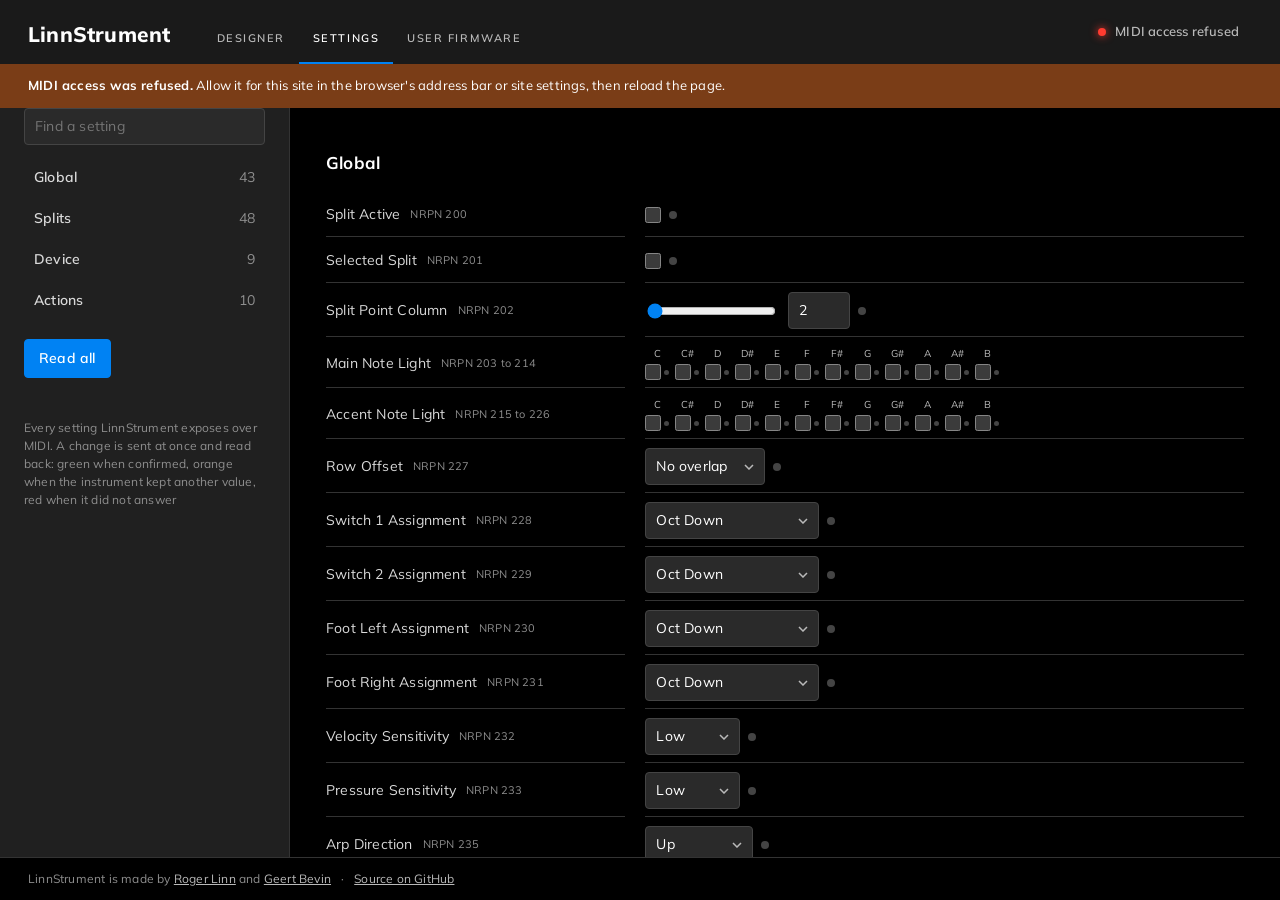
<file: examples/settings_editor.html>
<!doctype html>
<!--
Copyright 2026 Roger Linn Design (https://www.rogerlinndesign.com)

Licensed under the Apache License, Version 2.0 (the "License");
you may not use this file except in compliance with the License.
You may obtain a copy of the License at

    http://www.apache.org/licenses/LICENSE-2.0

Unless required by applicable law or agreed to in writing, software
distributed under the License is distributed on an "AS IS" BASIS,
WITHOUT WARRANTIES OR CONDITIONS OF ANY KIND, either express or implied.
See the License for the specific language governing permissions and
limitations under the License.
-->
<html lang="en">
<head>
<meta charset="utf-8">
<meta name="viewport" content="width=device-width, initial-scale=1">
<meta name="description" content="Every LinnStrument setting as a form in the browser, read from and written to the instrument over MIDI.">
<meta name="theme-color" content="#1a1a1a">
<link rel="icon" href="data:image/svg+xml,%3Csvg xmlns='http://www.w3.org/2000/svg' viewBox='0 0 32 32'%3E%3Crect width='32' height='32' rx='6' fill='%23121212'/%3E%3Crect x='3' y='3' width='26' height='3' rx='1' fill='%23c2641f'/%3E%3Crect x='3' y='26' width='26' height='3' rx='1' fill='%23c2641f'/%3E%3Cg fill='%23dadad6'%3E%3Crect x='5' y='9' width='5' height='5' rx='1'/%3E%3Crect x='12' y='9' width='5' height='5' rx='1'/%3E%3Crect x='19' y='9' width='5' height='5' rx='1'/%3E%3Crect x='5' y='16' width='5' height='5' rx='1'/%3E%3Crect x='12' y='16' width='5' height='5' rx='1' fill='%2358e07a'/%3E%3Crect x='19' y='16' width='5' height='5' rx='1'/%3E%3C/g%3E%3C/svg%3E">
<title>LinnStrument Settings Editor</title>
<link rel="preconnect" href="https://fonts.googleapis.com">
<link rel="preconnect" href="https://fonts.gstatic.com" crossorigin>
<link href="https://fonts.googleapis.com/css2?family=Mulish:wght@400;600;700;800&display=swap" rel="stylesheet">
<link rel="stylesheet" href="linnstrument.css">
<style>
  main { display: flex; flex: 1; min-height: 0; }
  aside { width: 290px; flex: none; overflow-y: auto; background: var(--panel); border-right: 1px solid var(--line); padding: 0 24px 22px; }
  aside nav { display: flex; flex-direction: column; gap: 4px; margin: 14px 0 20px; }
  aside nav a { display: flex; justify-content: space-between; padding: 8px 10px; border-radius: 4px; color: var(--text); text-decoration: none; font-weight: 600; }
  aside nav a:hover { background: var(--panel-2); }
  aside nav a span { color: var(--dim); font-weight: 400; font-variant-numeric: tabular-nums; }
  aside input[type=search] { width: 100%; }
  .progress { color: var(--muted); font-size: 13px; margin-top: 10px; min-height: 1.5em; font-variant-numeric: tabular-nums; }

  .content { flex: 1; overflow-y: auto; min-width: 0; padding: 8px 36px 48px; }
  section { padding: 24px 0 8px; }
  .content section h2 { position: sticky; top: 0; background: var(--bg); padding: 10px 0; margin: 0 0 8px; font-size: 17px; z-index: 1; }
  .params { display: grid; grid-template-columns: minmax(200px, 1fr) minmax(0, 2fr); gap: 2px 20px; align-items: stretch; }
  .params.splits { grid-template-columns: minmax(180px, 1fr) minmax(0, 1.4fr) minmax(0, 1.4fr); }
  .params .head { color: var(--dim); font-size: 11px; text-transform: uppercase; letter-spacing: .12em; font-weight: 600; padding: 6px 0; }
  .params > div { padding: 7px 0; border-bottom: 1px solid var(--line); min-height: 44px; display: flex; align-items: center; gap: 10px; flex-wrap: wrap; }
  .params .name { color: var(--text); }
  .params .name small { display: block; color: var(--dim); font-size: 11px; }
  .numberctl { display: flex; align-items: center; gap: 10px; flex: 1; min-width: 180px; }
  .numberctl input[type=range] { flex: 1; min-width: 80px; }
  .toggles { display: flex; flex-wrap: wrap; gap: 4px 6px; }
  .toggles label { display: inline-flex; flex-direction: column; align-items: center; gap: 3px; font-size: 10px; color: var(--muted); min-width: 22px; cursor: pointer; }
  .toggles .ctl { gap: 3px; }
  .toggles .state { width: 5px; height: 5px; }
  .ctl { position: relative; display: inline-flex; align-items: center; gap: 8px; }
  .state { width: 8px; height: 8px; border-radius: 50%; background: var(--line-2); flex: none; }
  .state.pending { background: var(--warn); }
  .state.ok { background: var(--ok); }
  .state.mismatch { background: #ff7a2e; box-shadow: 0 0 6px #ff7a2e; }
  .state.silent { background: var(--bad); }
  .readonly { color: var(--muted); font-variant-numeric: tabular-nums; }
  .note { color: var(--dim); font-size: 12px; flex-basis: 100%; }
  .hidden { display: none !important; }
  @media (max-width: 960px) {
    main { flex-direction: column; }
    aside { width: auto; border-right: 0; border-bottom: 1px solid var(--line); }
    .params, .params.splits { grid-template-columns: 1fr; }
    .params .head { display: none; }
    .content { padding: 8px 16px 32px; }
  }
</style>
</head>
<body>

<header>
  <h1 class="brand"><a href="index.html"><b>LinnStrument</b></a></h1>
  <nav class="pages" aria-label="Pages">
    <a href="surface_designer.html">Designer</a>
    <a href="settings_editor.html" aria-current="page">Settings</a>
    <a href="user_firmware_console.html">User firmware</a>
  </nav>
</header>

<main>
  <aside>
    <input type="search" id="search" placeholder="Find a setting" aria-label="Find a setting">
    <nav id="nav" aria-label="Sections"></nav>
    <div class="row">
      <button class="primary" id="readAll">Read all</button>
    </div>
    <div class="progress" id="progress" aria-live="polite"></div>
    <div class="hint">Every setting LinnStrument exposes over MIDI. A change is sent at once and read back: green when confirmed, orange when the instrument kept another value, red when it did not answer</div>
  </aside>
  <div class="content" id="content"></div>
</main>
<footer>
  LinnStrument is made by <a href="https://www.rogerlinndesign.com/linnstrument">Roger Linn</a> and <a href="https://uwyn.com">Geert Bevin</a><span class="sep"></span><a href="https://github.com/rogerlinndesign/linnstrument-firmware">Source on GitHub</a>
</footer>

<script src="user_firmware_protocol.js"></script>
<script src="connection.js"></script>
<script src="nrpn_parameters.js"></script>
<script src="settings_editor.js"></script>
<script>
(function () {
  "use strict";
  const editor = window.LinnSettingsEditor;
  const $ = function (id) { return document.getElementById(id); };

  let output = null;   // the instrument, from the connection
  const controls = {};   // number -> { parameter, elements: [], state: span }
  const waiting = {};    // number -> timer for a reply that has not come

  function send(messages) {
    if (!output) { $("progress").textContent = "Choose the MIDI out in the connection at the top right"; return false; }
    return conn.send(messages);
  }

  function setState(number, state) {
    const c = controls[number];
    if (c && c.state) c.state.className = "state" + (state ? " " + state : "");
  }

  function expectReply(number) {
    clearTimeout(waiting[number]);
    setState(number, "pending");
    waiting[number] = setTimeout(function () {
      setState(number, "silent");
      const c = controls[number];
      if (c && c.state) c.state.title = number >= 271 && conn.info().firmwareOld ? "Needs firmware 2.4.0 or later" : "No answer";
    }, 2000);
  }

  function query(numbers) {
    numbers.forEach(expectReply);
    send(editor.queryMessages(numbers));
  }

  // a change goes out, then the parameter is read back to show what the instrument kept
  function write(parameter, value) {
    const v = editor.clampValue(parameter, value);
    if (!send(editor.setMessages(parameter.number, v))) return;
    controls[parameter.number].sent = v;
    setTimeout(function () { query([parameter.number]); }, 80);
  }

  function showValue(number, value) {
    const c = controls[number];
    if (!c) return;
    c.elements.forEach(function (el) {
      if (el.type === "checkbox") el.checked = value === 1;
      else if (el.tagName === "SELECT" || el.type === "range" || el.type === "number") el.value = String(value);
      else el.textContent = editor.formatValue(c.parameter, value);
    });
    if (c.out) c.out.textContent = editor.formatValue(c.parameter, value);
  }

  function onReply(reply) {
    clearTimeout(waiting[reply.number]);
    const c = controls[reply.number];
    if (reply.number === 245) {
      const on = reply.value === 1;
      conn.note(on ? "User firmware mode is on, the instrument plays nothing until it is switched off under Device or on the User firmware page" : "", on ? "warn" : "");
    }
    if (!c) return;
    showValue(reply.number, reply.value);
    const mismatch = c.sent !== undefined && c.sent !== reply.value;
    setState(reply.number, mismatch ? "mismatch" : "ok");
    if (c.state) c.state.title = mismatch ? "The instrument kept " + editor.formatValue(c.parameter, reply.value) : "Confirmed";
    c.sent = undefined;
  }

  // the form, one control per parameter, the two splits side by side
  function control(parameter, ariaName) {
    const wrap = document.createElement("div");
    wrap.className = "ctl";
    const c = controls[parameter.number] = { parameter: parameter, elements: [] };
    const label = ariaName || parameter.group + " " + parameter.name;
    if (parameter.kind === "toggle") {
      const box = document.createElement("input");
      box.type = "checkbox";
      box.setAttribute("aria-label", label);
      box.addEventListener("change", function () { write(parameter, box.checked ? 1 : 0); });
      wrap.appendChild(box);
      c.elements.push(box);
    } else if (parameter.kind === "enum" || parameter.kind === "choice-action") {
      const select = document.createElement("select");
      select.setAttribute("aria-label", label);
      parameter.options.forEach(function (o) { select.appendChild(new Option(o.label, o.value)); });
      wrap.appendChild(select);
      c.elements.push(select);
      if (parameter.kind === "enum") {
        select.addEventListener("change", function () { write(parameter, parseInt(select.value, 10)); });
      } else {
        const go = document.createElement("button");
        go.className = "small";
        go.textContent = "Load";
        go.addEventListener("click", function () {
          write(parameter, parseInt(select.value, 10));
          setTimeout(readAll, 300);
        });
        wrap.appendChild(go);
      }
    } else if (parameter.kind === "number") {
      const holder = document.createElement("div");
      holder.className = "numberctl";
      const range = document.createElement("input");
      range.type = "range"; range.min = parameter.min; range.max = parameter.max; range.value = parameter.min;
      range.setAttribute("aria-label", label);
      const num = document.createElement("input");
      num.type = "number"; num.min = parameter.min; num.max = parameter.max; num.value = parameter.min;
      num.setAttribute("aria-label", label + ", value");
      let timer = null;
      range.addEventListener("input", function () { num.value = range.value; clearTimeout(timer); timer = setTimeout(function () { write(parameter, parseInt(range.value, 10)); }, 120); });
      num.addEventListener("change", function () { range.value = num.value; write(parameter, parseInt(num.value, 10)); });
      holder.appendChild(range); holder.appendChild(num);
      wrap.appendChild(holder);
      c.elements.push(range, num);
    } else if (parameter.kind === "action") {
      const go = document.createElement("button");
      go.className = "small";
      go.textContent = parameter.number === 271 ? "Switch to serial mode" : parameter.name;
      go.setAttribute("aria-label", label);
      let armed = false;
      go.addEventListener("click", function () {
        if (parameter.number === 271 && !armed) {
          armed = true;
          go.textContent = "Click again to confirm";
          setTimeout(function () { armed = false; go.textContent = "Switch to serial mode"; }, 3000);
          return;
        }
        send(editor.setMessages(parameter.number, 1));
        setState(parameter.number, "ok");
      });
      wrap.appendChild(go);
    } else {
      const text = document.createElement("span");
      text.className = "readonly";
      text.textContent = "?";
      wrap.appendChild(text);
      c.elements.push(text);
    }
    const state = document.createElement("span");
    state.className = "state";
    state.setAttribute("aria-hidden", "true");
    wrap.appendChild(state);
    c.state = state;
    return wrap;
  }

  function rowControl(row, side) {
    if (row.kind === "toggles") {
      const holder = document.createElement("div");
      holder.className = "toggles";
      row.items.forEach(function (item) {
        const label = document.createElement("label");
        const text = document.createElement("span");
        text.textContent = item.label;
        label.appendChild(text);
        label.appendChild(control(item.parameter, (side ? side + " split " : "") + item.parameter.name));
        holder.appendChild(label);
      });
      return holder;
    }
    return control(row.parameter, side ? side + " split " + row.parameter.name : undefined);
  }

  function nameCell(row) {
    const name = document.createElement("div");
    name.className = "name";
    name.textContent = row.name;
    const p = row.parameter || (row.left && row.left.parameter) || (row.items && row.items[0].parameter);
    if (p) {
      const small = document.createElement("small");
      small.textContent = "NRPN " + (row.left && row.right ? p.number + " and " + row.right.parameter.number : row.items ? row.items[0].parameter.number + " to " + row.items[row.items.length - 1].parameter.number : p.number) + (p.note ? ". " + p.note : "");
      name.appendChild(small);
    }
    return name;
  }

  function build() {
    const content = $("content");
    const nav = $("nav");
    editor.sections().forEach(function (section) {
      const el = document.createElement("section");
      el.id = section.id;
      el.innerHTML = "<h2>" + section.title + "</h2>";
      const grid = document.createElement("div");
      grid.className = "params" + (section.id === "splits" ? " splits" : "");
      if (section.id === "splits") grid.innerHTML = '<div class="head"></div><div class="head">Left split</div><div class="head">Right split</div>';
      section.rows.forEach(function (row) {
        const cells = [nameCell(row)];
        if (section.id === "splits") {
          const l = document.createElement("div"); l.appendChild(rowControl(row.left, "left"));
          const r = document.createElement("div"); r.appendChild(rowControl(row.right, "right"));
          cells.push(l, r);
        } else {
          const d = document.createElement("div"); d.appendChild(rowControl(row));
          cells.push(d);
        }
        cells.forEach(function (c) { c.dataset.row = section.rows.indexOf(row); c.dataset.section = section.id; grid.appendChild(c); });
        row.cells = cells;
      });
      el.appendChild(grid);
      content.appendChild(el);
      const link = document.createElement("a");
      link.href = "#" + section.id;
      link.innerHTML = section.title + "<span>" + section.rows.length + "</span>";
      nav.appendChild(link);
      section.element = el;
    });
    window.linnSections = editor.sections;
  }

  function filter() {
    const text = $("search").value;
    editor.sections().forEach(function (section) {
      const el = $(section.id);
      let shown = 0;
      el.querySelectorAll(".params > div[data-row]").forEach(function (cell) {
        const row = section.rows[parseInt(cell.dataset.row, 10)];
        const hit = editor.matches(row, text);
        cell.classList.toggle("hidden", !hit);
        if (hit) shown++;
      });
      el.classList.toggle("hidden", shown === 0);
    });
  }

  // the instrument answers each query with six control changes from a queue that drains at
  // about four kilobytes a second, so the reads are paced to stay below that
  // a port change ends the read in flight, so a new instrument is read from the start
  let reading = 0;
  function readAll() {
    if (!output) { $("progress").textContent = "Choose the MIDI out in the connection at the top right"; return; }
    const numbers = editor.queryable().map(function (p) { return p.number; });
    const run = ++reading;
    let at = 0;
    const step = function () {
      if (run !== reading) return;
      if (!output || at >= numbers.length) {
        $("progress").textContent = output ? "Read " + numbers.length + " settings" : "";
        return;
      }
      if (!send(editor.queryMessages(numbers.slice(at, at + 6)))) { $("progress").textContent = "The instrument's port went away"; return; }
      numbers.slice(at, at + 6).forEach(expectReply);
      at += 6;
      $("progress").textContent = "Reading " + Math.min(at, numbers.length) + " of " + numbers.length;
      setTimeout(step, 40);
    };
    step();
  }

  // the settings are read once the chosen ports answer as an instrument
  let readPending = false;
  function onEvent(event) {
    if (readPending && editor.startsRead(event)) { readPending = false; readAll(); }
    const reply = editor.replyValue(event);
    if (reply) onReply(reply);
  }

  build();
  $("search").addEventListener("input", filter);
  $("readAll").addEventListener("click", readAll);

  const conn = LinnConnection.create({
    onEvent: onEvent,
    onPorts: function (ports) {
      output = ports.output;
      reading++;
      readPending = !!(ports.input && output);
    },
  });
})();
</script>
</body>
</html>
</file>
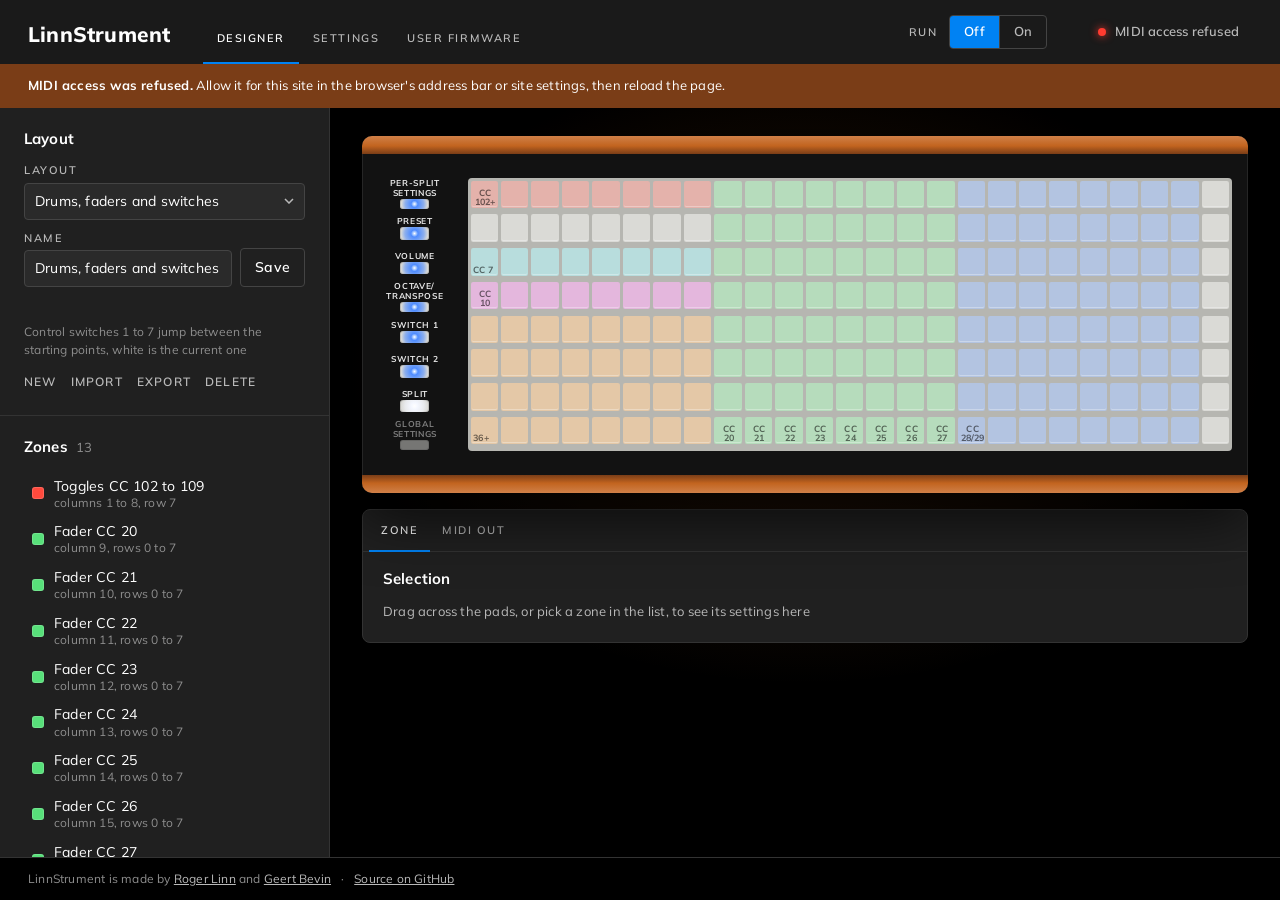
<file: examples/surface_designer.html>
<!doctype html>
<!--
Copyright 2026 Roger Linn Design (https://www.rogerlinndesign.com)

Licensed under the Apache License, Version 2.0 (the "License");
you may not use this file except in compliance with the License.
You may obtain a copy of the License at

    http://www.apache.org/licenses/LICENSE-2.0

Unless required by applicable law or agreed to in writing, software
distributed under the License is distributed on an "AS IS" BASIS,
WITHOUT WARRANTIES OR CONDITIONS OF ANY KIND, either express or implied.
See the License for the specific language governing permissions and
limitations under the License.
-->
<html lang="en">
<head>
<meta charset="utf-8">
<meta name="viewport" content="width=device-width, initial-scale=1">
<meta name="description" content="Turn a LinnStrument into the MIDI controller you draw: pads, keys, faders, XY pads and buttons for any DAW, with the lights showing the layout.">
<meta name="theme-color" content="#1a1a1a">
<link rel="icon" href="data:image/svg+xml,%3Csvg xmlns='http://www.w3.org/2000/svg' viewBox='0 0 32 32'%3E%3Crect width='32' height='32' rx='6' fill='%23121212'/%3E%3Crect x='3' y='3' width='26' height='3' rx='1' fill='%23c2641f'/%3E%3Crect x='3' y='26' width='26' height='3' rx='1' fill='%23c2641f'/%3E%3Cg fill='%23dadad6'%3E%3Crect x='5' y='9' width='5' height='5' rx='1'/%3E%3Crect x='12' y='9' width='5' height='5' rx='1'/%3E%3Crect x='19' y='9' width='5' height='5' rx='1'/%3E%3Crect x='5' y='16' width='5' height='5' rx='1'/%3E%3Crect x='12' y='16' width='5' height='5' rx='1' fill='%2358e07a'/%3E%3Crect x='19' y='16' width='5' height='5' rx='1'/%3E%3C/g%3E%3C/svg%3E">
<title>LinnStrument Surface Designer</title>
<link rel="preconnect" href="https://fonts.googleapis.com">
<link rel="preconnect" href="https://fonts.gstatic.com" crossorigin>
<link href="https://fonts.googleapis.com/css2?family=Mulish:wght@400;600;700;800&display=swap" rel="stylesheet">
<link rel="stylesheet" href="linnstrument.css">
<style>
  main { display: flex; flex: 1; min-height: 0; }
  aside { width: 330px; flex: none; overflow-y: auto; background: var(--panel); border-right: 1px solid var(--line); }
  section { padding: 20px 24px; border-bottom: 1px solid var(--line); }
  section:last-child { border-bottom: 0; }
  section h2 { display: flex; align-items: baseline; gap: 8px; }
  section h2 .count { color: var(--dim); font-weight: 400; font-size: 13px; }
  .hidden { display: none !important; }
  .field { display: flex; flex-direction: column; gap: 4px; }
  .field input[type=text], .field select { width: 100%; max-width: none; }
  .fields { display: grid; grid-template-columns: 1fr 1fr; gap: 10px; margin-top: 12px; }
  .fields .wide { grid-column: 1 / -1; }
  .inline { display: flex; gap: 8px; align-items: flex-end; }
  .inline .field { flex: 1; }
  .actions { display: flex; gap: 2px 14px; flex-wrap: wrap; margin-top: 10px; }
  .actions button { border: 0; padding: 4px 0; color: var(--muted); font-weight: 600; font-size: 12px; text-transform: uppercase; letter-spacing: .1em; }
  .actions button:hover { color: var(--fg); }
  .buttons { display: flex; gap: 8px; flex-wrap: wrap; margin-top: 14px; }
  .buttons .spacer { flex: 1; }
  .check { display: flex; align-items: center; gap: 8px; color: var(--muted); margin-top: 12px; cursor: pointer; }
  .checks { display: flex; flex-wrap: wrap; gap: 0 18px; }
  .state { color: var(--dim); font-size: 12px; margin-top: 6px; min-height: 18px; }
  .state.dirty { color: var(--warn); }

  /* the zones as rows an inspector lists: swatch, name, place, and a remove control on hover */
  .zones { list-style: none; margin: 10px 0 0; padding: 0; display: flex; flex-direction: column; }
  .zones li { display: flex; align-items: center; border-radius: 4px; }
  .zones li:hover, .zones li:focus-within { background: var(--panel-2); }
  .zones li.chosen { background: var(--panel-2); box-shadow: inset 2px 0 0 var(--accent); }
  .zones .pick { flex: 1; min-width: 0; display: flex; align-items: center; gap: 10px; padding: 6px 8px; border: 0; border-radius: 4px; text-align: left; font-weight: 400; }
  .zones .pick:hover { border: 0; }
  .zones .swatch { width: 12px; height: 12px; border-radius: 3px; background: var(--c); flex: none; box-shadow: inset 0 0 0 1px rgba(255, 255, 255, .15); }
  .zones .text { min-width: 0; display: flex; flex-direction: column; line-height: 1.3; }
  .zones .name { color: var(--fg); white-space: nowrap; overflow: hidden; text-overflow: ellipsis; }
  .zones .place { color: var(--dim); font-size: 12px; white-space: nowrap; overflow: hidden; text-overflow: ellipsis; }
  .zones .remove { border: 0; padding: 4px 8px; color: var(--dim); font-size: 16px; line-height: 1; opacity: 0; flex: none; }
  .zones li:hover .remove, .zones li:focus-within .remove, .zones li.chosen .remove { opacity: 1; }
  .zones .remove:hover { color: var(--bad); }
  .zones .remove:focus-visible { opacity: 1; }

  /* colors as swatches, the way the console picks a paint color */
  .palette { display: grid; grid-template-columns: repeat(11, 1fr); gap: 5px; margin-top: 4px; }
  .palette .swatch { aspect-ratio: 1; border-radius: 18%; border: 2px solid transparent; cursor: pointer; background: var(--pad); position: relative; padding: 0; overflow: hidden; }
  .palette .swatch::after { content: ""; position: absolute; inset: 0; border-radius: inherit;
                            background: radial-gradient(circle at 50% 50%, #fff 0%, var(--c) 30%, color-mix(in srgb, var(--c) 55%, var(--pad)) 65%, transparent 90%); }
  .palette .swatch:hover { border-color: var(--dim); }
  .palette .swatch[aria-checked="true"] { border-color: var(--fg); }
  .palette .swatch.off::after { background: none; }
  .palette .swatch.off { background: var(--panel-2); box-shadow: inset 0 0 0 1px var(--line-2); }

  .stage { flex: 1; display: flex; flex-direction: column; min-width: 0; padding: 28px 32px 20px; gap: 16px; overflow: auto;
           background: radial-gradient(ellipse 70% 60% at 50% 35%, rgba(194, 100, 31, .22), transparent 70%), var(--bg); }
  .instrument { background: var(--steel); border-radius: 10px; padding: 20px 16px 20px 12px; position: relative;
                box-shadow: inset 0 0 0 1px #262626, 0 24px 60px rgba(0, 0, 0, .7); }
  .instrument::before, .instrument::after { content: ""; position: absolute; left: 0; right: 0; height: 18px;
                background: linear-gradient(180deg, #d08048, var(--cherry) 55%, var(--cherry-2)); }
  .instrument::before { top: 0; border-radius: 10px 10px 0 0; }
  .instrument::after { bottom: 0; border-radius: 0 0 10px 10px; background: linear-gradient(0deg, #d08048, var(--cherry) 55%, var(--cherry-2)); }
  .surface { display: flex; gap: 12px; margin: 22px 0; align-items: stretch; touch-action: none; user-select: none; -webkit-user-select: none; }
  .controls { display: grid; grid-template-rows: repeat(8, 1fr); gap: var(--gap); width: 9.5%; min-width: 80px; flex: none; }
  .cell.control { aspect-ratio: auto; background: transparent; box-shadow: none; border-radius: 0; overflow: visible; cursor: pointer;
                  display: flex; flex-direction: column; align-items: center; justify-content: center; gap: 5%; }
  .cell.control .label { font-size: 8.5px; line-height: 1.15; letter-spacing: .08em; color: #e6e6e6; font-weight: 700; text-transform: uppercase;
                         text-align: center; white-space: pre-line; }
  .cell.control .button { position: relative; width: 36%; height: 42%; min-height: 10px; border-radius: 3px; background: var(--pad); overflow: hidden;
                          box-shadow: inset 0 0 0 1px rgba(0, 0, 0, .15), inset 0 -1px 0 rgba(255, 255, 255, .3); }
  .grid { display: grid; gap: var(--gap); padding: var(--gap); flex: 1; background: var(--plate); border-radius: 4px; }
  .cell { aspect-ratio: 1; border-radius: 8%; border: 1px solid transparent; padding: 0; background: var(--pad); position: relative; cursor: crosshair; overflow: hidden;
          box-shadow: inset 0 -1px 0 rgba(255, 255, 255, .3); }
  .cell:focus-visible { outline: 3px solid var(--accent); outline-offset: 0; z-index: 1; }
  /* the zone a pad belongs to: a tint of its color, the zone's label on its bottom left pad */
  .cell.zone { background: color-mix(in srgb, var(--zc) 28%, var(--pad)); }
  .cell .tag { position: absolute; left: 7%; bottom: 4%; font-size: 9px; line-height: 1; font-weight: 700; color: rgba(0, 0, 0, .55); letter-spacing: .02em; pointer-events: none; }
  .cell.selected { box-shadow: inset 0 0 0 3px var(--accent); }
  .cell.chosen { box-shadow: inset 0 0 0 2px var(--fg); }
  .cell.hover { box-shadow: inset 0 0 0 2px var(--accent-2); }
  .cell .led { position: absolute; inset: 0; border-radius: inherit; opacity: 0; transition: opacity .08s;
               background: radial-gradient(circle at 50% 50%, #fff 0%, var(--c) 22%, color-mix(in srgb, var(--c) 55%, var(--pad)) 60%, transparent 85%); }
  .cell.lit .led { opacity: 1; }
  .cell .xy { position: absolute; width: calc(22% + var(--z, 0%) * 0.5); height: calc(22% + var(--z, 0%) * 0.5); border-radius: 50%;
              background: radial-gradient(circle, rgba(0, 0, 0, .75) 0%, rgba(0, 0, 0, .55) 60%, rgba(0, 0, 0, 0) 100%);
              left: var(--x, 50%); top: var(--y, 50%); transform: translate(-50%, -50%); opacity: 0; }
  .cell.pressed .xy { opacity: 1; }

  /* the panel under the instrument: the zone being edited, or the messages going out */
  .panel { display: flex; flex-direction: column; flex: none; background: var(--panel); border: 1px solid var(--line); border-radius: 8px; }
  .instrument { flex: none; }
  .panel .bar { display: flex; align-items: center; gap: 12px; padding: 0 14px 0 6px; border-bottom: 1px solid var(--line); min-height: 42px; }
  .panel .bar .spacer { flex: 1; }
  .tabs { display: flex; align-self: stretch; }
  .tabs button { border: 0; border-radius: 0; padding: 0 12px; color: var(--muted); text-transform: uppercase; letter-spacing: .14em; font-size: 11px; font-weight: 600;
                 border-bottom: 2px solid transparent; margin-bottom: -1px; }
  .tabs button:hover { color: var(--fg); }
  .tabs button[aria-selected="true"] { color: var(--fg); border-bottom-color: var(--accent); }
  .tabs button:focus-visible { outline-offset: -3px; }
  /* the last message to the DAW, as a readout set into the bar */
  .lastSent { display: inline-flex; align-items: center; gap: 10px; min-width: 0; margin-left: 6px; padding: 5px 12px; border-radius: 4px;
              background: var(--bg); box-shadow: inset 0 0 0 1px var(--line); }
  .lastSent .caps { color: var(--dim); }
  /* wide enough for the longest message, "note on C#-1 (1) velocity 127 ch 16", so the bar never
     shifts */
  .readout { font-family: ui-monospace, SFMono-Regular, Menlo, monospace; font-size: 12px; color: var(--fg); white-space: nowrap; overflow: hidden; text-overflow: ellipsis; width: 36ch; }
  .readout.notice { width: auto; font-family: inherit; color: var(--warn); }
  .tabpanel { padding: 16px 20px 20px; }
  .tabpanel h2 { margin-bottom: 4px; }
  .panel pre { margin: 0; height: 150px; overflow: auto; font: 12px/1.5 ui-monospace, SFMono-Regular, Menlo, monospace; color: var(--muted); }
  #zonePanel .fields { grid-template-columns: repeat(4, minmax(0, 1fr)); gap: 10px 16px; align-items: end; }
  #zonePanel .fields .wide { grid-column: span 2; }
  #zonePanel .fields .hint.wide { grid-column: 1 / -1; }
  #zonePanel .palette { grid-template-columns: repeat(11, 22px); }
  #zonePanel .checks { gap: 0 24px; }
  #zonePanel .buttons { align-items: center; }
  #zonePanel .state { margin-top: 8px; }

  @media (prefers-reduced-motion: reduce) { .cell .led, button { transition: none; } }
  @media (forced-colors: active) {
    .cell, .cell.control .button { border-color: ButtonText; }
    .cell.zone { border: 2px solid ButtonText; }
    .cell.selected, .cell.chosen, .cell.hover, .zones li.chosen, .palette .swatch[aria-checked="true"] { outline: 3px solid Highlight; outline-offset: -3px; }
    .cell.lit .led, .status .dot, .zones .swatch, .palette .swatch::after { forced-color-adjust: none; }
    .zones .remove { opacity: 1; }
  }
  @media (max-width: 960px) {
    main { flex-direction: column; }
    aside { width: auto; border-right: 0; border-bottom: 1px solid var(--line); }
    .stage { padding: 20px 16px; }
    .controls { min-width: 64px; }
    #zonePanel .fields { grid-template-columns: 1fr 1fr; }
  }
</style>
</head>
<body>

<header>
  <h1 class="brand"><a href="index.html"><b>LinnStrument</b></a></h1>
  <nav class="pages" aria-label="Pages">
    <a href="surface_designer.html" aria-current="page">Designer</a>
    <a href="settings_editor.html">Settings</a>
    <a href="user_firmware_console.html">User firmware</a>
  </nav>
</header>

<div class="visually-hidden" id="hintLive" aria-live="polite"></div>
<main>
  <aside>
    <section>
      <h2>Layout</h2>
      <label class="field"><span class="caps">Layout</span><select id="layouts" aria-label="Layout"></select></label>
      <div class="inline" style="margin-top:10px">
        <label class="field"><span class="caps">Name</span><input type="text" id="name" maxlength="40"></label>
        <button id="saveLayout">Save</button>
      </div>
      <div class="state" id="layoutState" aria-live="polite"></div>
      <div class="hint" id="slotsHint"></div>
      <div class="actions">
        <button id="newLayout">New</button>
        <button id="importLayout">Import</button>
        <button id="exportLayout">Export</button>
        <button id="deleteLayout">Delete</button>
        <button id="revertLayout" class="hidden">Revert</button>
        <input type="file" id="importFile" accept=".json,application/json" class="visually-hidden" tabindex="-1" aria-label="Layout file to import">
      </div>
    </section>

    <section>
      <h2 id="zonesHeading" tabindex="-1">Zones <span class="count" id="zoneCount"></span></h2>
      <ul class="zones" id="zoneList"></ul>
      <div class="hint" id="zoneListHint">Drag across the pads to make a zone</div>
    </section>

  </aside>

  <div class="stage">
    <div class="instrument">
      <div class="surface" id="surface" role="group" aria-label="Pads: arrow keys move, Space starts and ends a selection, Enter edits the zone, Delete removes it">
        <div class="controls" id="controls"></div>
        <div class="grid" id="grid"></div>
      </div>
    </div>
    <div class="panel">
      <div class="bar">
        <div class="tabs" role="tablist" aria-label="Below the instrument">
          <button role="tab" id="tabZone" aria-selected="true" aria-controls="zonePanel">Zone</button>
          <button role="tab" id="tabMidi" aria-selected="false" aria-controls="midiPanel" tabindex="-1">MIDI out</button>
        </div>
        <span class="lastSent hidden" id="lastSent"><span class="caps" id="readoutLabel">Last sent</span><span class="readout" id="readout" aria-live="off"></span></span>
        <span class="spacer"></span>
        <button class="small hidden" id="clearLog">Clear</button>
      </div>
      <div id="zonePanel" role="tabpanel" aria-labelledby="tabZone" class="tabpanel">
        <h2 id="propsTitle">Selection</h2>
      <div class="meta" id="propsHint">Drag across the pads, or pick a zone in the list, to see its settings here</div>
      <div id="zoneForm" class="hidden">
        <div class="fields">
          <label class="field wide"><span class="caps">Type</span><select id="zType">
            <option value="pad">Pad</option>
            <option value="keys">Keys</option>
            <option value="fader">Fader</option>
            <option value="xy">XY pad</option>
            <option value="toggle">Button</option>
          </select></label>
          <div class="hint wide" id="typeHint" style="margin-top:0"></div>
          <label class="field z-toggle wide"><span class="caps">Sends</span><select id="zMessage">
            <option value="cc">Control change, 127 on and 0 off</option>
            <option value="note">Note on and off</option>
            <option value="program">Program change</option>
          </select></label>
          <label class="field z-pad z-keys m-note"><span class="caps" id="zNoteLabel">Note</span><input type="number" id="zNote" min="0" max="127" value="36"></label>
          <label class="field z-fader m-cc"><span class="caps">CC</span><input type="number" id="zCc" min="0" max="127" value="20"></label>
          <label class="field m-program"><span class="caps">Program</span><input type="number" id="zProgram" min="0" max="127" value="0"></label>
          <label class="field z-xy"><span class="caps">CC for X</span><input type="number" id="zCcX" min="0" max="127" value="20"></label>
          <label class="field z-xy"><span class="caps">CC for Y</span><input type="number" id="zCcY" min="0" max="127" value="21"></label>
          <label class="field z-keys"><span class="caps">Row interval</span><input type="number" id="zRowInterval" min="1" max="24" value="5"></label>
          <label class="field z-keys"><span class="caps">Scale</span><select id="zScale"></select></label>
          <label class="field z-fader"><span class="caps">Starts at</span><input type="number" id="zInitial" min="0" max="127" value="0"></label>
          <label class="field"><span class="caps">Channel</span><input type="number" id="zChannel" min="1" max="16" value="1"></label>
          <label class="field z-pad z-keys wide"><span class="caps">Pressure</span><select id="zPressure">
            <option value="poly">Polyphonic aftertouch</option>
            <option value="channel">Channel aftertouch</option>
            <option value="none">Not sent</option>
          </select></label>
          <div class="field wide"><span class="caps">Color</span><div class="palette" id="zColor" role="radiogroup" aria-label="Color"></div></div>
          <div class="field wide z-keys"><span class="caps">Root color</span><div class="palette" id="zRoot" role="radiogroup" aria-label="Root note color"></div></div>
          <div class="field wide"><span class="caps" id="zActiveLabel">Active color</span><div class="palette" id="zActive" role="radiogroup" aria-label="Active color"></div></div>
        </div>
        <div class="checks">
          <label class="check z-pad z-toggle"><input type="checkbox" id="zPerCell" checked><span id="zPerCellText">One per cell, counting up</span></label>
          <label class="check z-toggle"><input type="checkbox" id="zLatch" checked><span>Latches: a press switches it on, the next off</span></label>
          <label class="check z-fader"><input type="checkbox" id="zBipolar"><span>Bipolar: fills from the middle, for pan</span></label>
          <label class="check z-xy"><input type="checkbox" id="zSpring"><span>Springs back to the middle on release</span></label>
        </div>
        <div class="buttons">
          <button class="primary small" id="zApply">Add zone</button>
          <button class="small" id="zLearn" title="Sends the zone's messages once, so the DAW can learn them">Send for learn</button>
          <button class="small" id="zDelete">Remove</button>
          <span class="spacer"></span>
          <button class="small" id="zCancel">Done</button>
        </div>
        <div class="state" id="zError" aria-live="polite"></div>
      </div>
      </div>
      <div id="midiPanel" role="tabpanel" aria-labelledby="tabMidi" class="tabpanel hidden">
        <pre id="log" role="log" aria-live="off" aria-label="Messages sent to the DAW"></pre>
      </div>
    </div>
  </div>
</main>
<footer>
  LinnStrument is made by <a href="https://www.rogerlinndesign.com/linnstrument">Roger Linn</a> and <a href="https://uwyn.com">Geert Bevin</a><span class="sep"></span><a href="https://github.com/rogerlinndesign/linnstrument-firmware">Source on GitHub</a>
</footer>

<script src="user_firmware_protocol.js"></script>
<script src="connection.js"></script>
<script src="surface_designer.js"></script>
<script>
(function () {
  "use strict";
  const ufm = window.LinnUserFirmware;
  const designer = window.LinnSurfaceDesigner;
  const $ = function (id) { return document.getElementById(id); };

  const LED_CSS = { 1: "#ff4a3d", 2: "#ffd23a", 3: "#58e07a", 4: "#5fe3f0", 5: "#4f8cff", 6: "#ff5cf0",
                    7: "#000000", 8: "#f4f7ff", 9: "#ff9a2e", 10: "#b8f04a", 11: "#ff7ac2" };
  const COLUMN_LABELS = ["Global\nSettings", "Split", "Switch 2", "Switch 1", "Octave/\nTranspose", "Volume", "Preset", "Per-Split\nSettings"];
  const COLOR_NAMES = {};
  Object.keys(ufm.COLORS).forEach(function (name) { COLOR_NAMES[ufm.COLORS[name]] = name; });
  const STORAGE = "linnstrument.surface.layouts";
  const NOTE_NAMES = ["C", "C#", "D", "D#", "E", "F", "F#", "G", "G#", "A", "A#", "B"];
  const TYPE_HINTS = {
    pad: "Plays a note while pressed, the velocity from the strike, pressure as aftertouch",
    keys: "A keyboard: notes rise by a semitone per column and by the row interval per row, scale notes lit",
    fader: "Sends a CC from where the finger is along the cells, the level shown in lights",
    xy: "Sends two CCs from the finger's position across and up the pad, with a crosshair",
    toggle: "A switch: sends its message on a press, and the off message on the next press or the release",
  };
  const ACTIVE_LABELS = { pad: "Pressed color", keys: "Pressed color", fader: "Finger color", xy: "Finger color", toggle: "On color" };

  let output = null, daw = null;   // the instrument and the controller out, from the connection
  let model = null;
  let columns = 26;
  let layout = designer.presets(200)[0];
  let saved = loadSaved();
  let runner = null;
  let running = false;
  let surface = ufm.createSurfaceState(columns);
  const cells = {};
  let selection = null;      // { col0, row0, col1, row1 } being dragged or chosen
  let editing = null;        // the zone id in the form, or null for a new one
  let anchor = null;         // keyboard selection start
  let hovered = null;        // the zone a list row is hovering
  let dirty = false;
  let pickedModel = 200;     // the model designed for until an instrument reports its own
  const drafts = {};         // layout key -> its unsaved working copy, the fullest version seen
  function hint(text) { $("hintLive").textContent = text; }

  function logLine(text) {
    const log = $("log");
    log.textContent = (text + "\n" + log.textContent).split("\n").slice(0, 300).join("\n");
  }
  $("clearLog").addEventListener("click", function () { $("log").textContent = ""; });

  // a port that was unplugged throws on send; the connection rebuilds the lists on its own
  function send(port, messages) {
    if (!port || !messages.length) return false;
    try { messages.forEach(function (m) { port.send(m); }); } catch (e) { return false; }
    return true;
  }
  function sendToDaw(messages) {
    if (!messages.length) return;
    send(daw, messages);
    messages.forEach(function (m) { logLine(describeDaw(m)); });
  }

  // --- saved layouts, in this browser only

  function loadSaved() {
    try {
      const list = JSON.parse(localStorage.getItem(STORAGE) || "[]");
      return list.map(function (l) { try { return designer.parse(l); } catch (e) { return null; } }).filter(Boolean);
    } catch (e) { return []; }
  }
  function storeSaved() {
    try { localStorage.setItem(STORAGE, JSON.stringify(saved)); return true; }
    catch (e) { $("layoutState").textContent = "Could not save in this browser"; return false; }
  }

  function setDirty(on) {
    dirty = on;
    $("layoutState").textContent = on ? "Unsaved changes" : "";
    $("layoutState").className = "state" + (on ? " dirty" : "");
    $("revertLayout").classList.toggle("hidden", (!on && !(currentKey && drafts[currentKey])) || !sourceFor(currentKey, model || pickedModel));
  }

  function fillLayouts(chosen) {
    const select = $("layouts");
    select.innerHTML = "";
    const presets = designer.presets(layout.model);
    const group = function (label, list, prefix) {
      const g = document.createElement("optgroup");
      g.label = label;
      list.forEach(function (l) { g.appendChild(new Option(l.name, prefix + l.name, false, chosen === prefix + l.name)); });
      select.appendChild(g);
    };
    group("Starting points", presets, "preset:");
    if (saved.length) group("Saved", saved, "saved:");
    // new layouts live in the list until they are saved or reverted
    const unsaved = [];
    Object.keys(drafts).forEach(function (k) { if (k.indexOf("new:") === 0 && k !== currentKey) unsaved.push({ key: k, name: drafts[k].name }); });
    if (currentKey && currentKey.indexOf("new:") === 0) unsaved.push({ key: currentKey, name: layout.name });
    if (unsaved.length) {
      const g = document.createElement("optgroup");
      g.label = "Unsaved";
      unsaved.forEach(function (u) { g.appendChild(new Option(u.name, u.key, false, chosen === u.key)); });
      select.appendChild(g);
    }
    if (!chosen) select.selectedIndex = -1;
  }
  // the key of a layout in the list: where it came from and its name there
  function keyOf(source, l) { return source + ":" + l.name; }
  function layoutFor(key) {
    if (!key) return null;
    const colon = key.indexOf(":");
    const source = key.slice(0, colon), name = key.slice(colon + 1);
    if (source === "new") return drafts[key] || (key === currentKey ? layout : null);
    const list = source === "preset" ? designer.presets(layout.model) : saved;
    return list.find(function (l) { return l.name === name; }) || null;
  }
  let currentKey = null;   // where the open layout came from, the key its draft is kept under
  let newCount = 0;
  // the 200 layout the open 128 one was cut from, its draft or the saved one, if any
  function wideSource() {
    if (layout.model !== 128) return null;
    const draft = currentKey ? drafts[currentKey] : null;
    const wide = draft || (currentKey && currentKey.indexOf("saved:") === 0 ? sourceFor(currentKey, 200) : null);
    return wide && wide.model === 200 ? wide : null;
  }
  // the fullest version of the open layout: itself on a 200, on a 128 its edits merged back
  // into the 200 layout it was cut from, so nothing past column 16 is lost
  function fullest() {
    const wide = wideSource();
    return wide ? designer.widen(layout, wide) : layout;
  }
  // on a 128 the zones kept for a 200 are out of sight: an edit that would push one out, or
  // cut into it, is refused with the zone named
  function hiddenClash() {
    const wide = wideSource();
    if (!wide) return null;
    const shown = {}, kept = {};
    designer.fitToModel(wide, 128).zones.forEach(function (z) { shown[z.id] = true; });
    designer.widen(layout, wide).zones.forEach(function (z) { kept[z.id] = z; });
    const lost = wide.zones.find(function (z) { return !shown[z.id] && (!kept[z.id] || kept[z.id].col0 !== z.col0); });
    return lost ? "clashes with " + designer.describe(lost) + ", kept for a 200" : null;
  }
  // the layout a key names, as made for a model: a preset is rebuilt for it, a saved one is itself
  function sourceFor(key, forModel) {
    if (!key) return null;
    const colon = key.indexOf(":");
    const source = key.slice(0, colon), name = key.slice(colon + 1);
    if (source === "preset") return designer.presets(forModel).find(function (l) { return l.name === name; }) || null;
    if (source === "saved") return saved.find(function (l) { return l.name === name; }) || null;
    return null;
  }
  function copyOf(l) { return designer.parse(designer.serialize(l)); }
  function disarmDelete() {
    if (deleteArmed) clearTimeout(deleteArmed);
    deleteArmed = null;
    $("deleteLayout").textContent = "Delete";
  }

  // Opens a layout. Unsaved edits of the one being left are kept as a draft and come back
  // when it is opened again, so switching never loses work; Save settles a draft.
  function useLayout(l, key) {
    const refit = l === layout;
    disarmDelete();
    const target = model || pickedModel;
    if (dirty && currentKey) drafts[currentKey] = copyOf(fullest());
    if (!refit) currentKey = key || null;
    const draft = currentKey ? drafts[currentKey] : null;
    let next;
    if (!refit) next = draft || l;
    else if (dirty) next = draft || layout;
    else if (currentKey) next = copyOf(sourceFor(currentKey, target) || layout);
    else next = layout;
    let dropped = 0;
    if (next.model !== target) {
      const fitted = designer.fitToModel(next, target);
      dropped = next.zones.length - fitted.zones.length;
      next = fitted;
    }
    layout = next;
    $("name").value = layout.name;
    fillLayouts(currentKey);
    selection = null; editing = null; anchor = null;
    showForm(false);
    if (running) restartRunner();
    // a fit is not an edit: the source stays whole and comes back when the model does
    setDirty((refit && dirty) || (!refit && !!draft));
    if (!refit && draft) $("layoutState").textContent = "Unsaved changes, kept from before";
    if (dropped) $("layoutState").textContent = dropped + (dropped > 1 ? " zones" : " zone") + " past the last column of a " + target + " left out, kept for a 200";
    renderZones();
    renderCells();
  }
  // back to the layout as it was opened: its draft is dropped
  $("revertLayout").addEventListener("click", function () {
    if (!currentKey) return;
    delete drafts[currentKey];
    dirty = false;
    const source = sourceFor(currentKey, model || pickedModel);
    if (source) useLayout(copyOf(source), currentKey);
    else setDirty(false);
  });

  function refreshSlots() {
    if (runner) send(output, runner.setControlLights(slotLights()));
    describeSlots();
    renderCells();
  }

  // The control switches in column 0, rows 1 to 7, jump between layouts: the saved ones when
  // there are any, the starting points otherwise. The Global Settings switch at row 0 is the
  // firmware's own.
  function slots() {
    return (saved.length ? saved : designer.presets(layout.model)).slice(0, 7);
  }
  function slotLights() {
    const lights = [0];
    slots().forEach(function (l) { lights.push(l.name === layout.name ? ufm.COLORS.white : ufm.COLORS.blue); });
    return lights;
  }
  function describeSlots() {
    const list = slots();
    $("slotsHint").textContent = list.length ? "Control switches 1 to " + list.length + " jump between " + (saved.length ? "your saved layouts" : "the starting points") + ", white is the current one" : "";
  }
  function switchToSlot(row) {
    const chosen = slots()[row - 1];
    if (!chosen) return;
    useLayout(copyOf(chosen), keyOf(saved.length ? "saved" : "preset", chosen));
    logLine("switched to \"" + layout.name + "\"");
  }

  $("layouts").addEventListener("change", function () {
    const key = $("layouts").value;
    const chosen = layoutFor(key);
    if (chosen) useLayout(copyOf(chosen), key);
  });
  $("name").addEventListener("input", function () { layout.name = $("name").value; setDirty(true); fillLayouts(currentKey); refreshSlots(); });
  $("newLayout").addEventListener("click", function () { useLayout(designer.createLayout(layout.model, "Untitled"), "new:" + (++newCount)); });
  $("saveLayout").addEventListener("click", function () {
    layout.name = $("name").value || "Untitled";
    $("name").value = layout.name;
    const copy = copyOf(fullest());
    copy.name = layout.name;
    const at = saved.findIndex(function (l) { return l.name === copy.name; });
    const before = saved.slice();
    if (at >= 0) saved[at] = copy; else saved.push(copy);
    if (!storeSaved()) { saved = before; return; }
    if (currentKey) delete drafts[currentKey];
    currentKey = keyOf("saved", copy);
    delete drafts[currentKey];
    fillLayouts(currentKey);
    setDirty(false);
    $("layoutState").textContent = at >= 0 ? "Saved over the layout of that name" : "Saved in this browser";
    refreshSlots();
  });
  // a first press arms the delete, a second within three seconds does it; any layout switch disarms
  let deleteArmed = null;
  $("deleteLayout").addEventListener("click", function () {
    // only the saved layout that is open, whatever its name has been edited to in the meantime
    const name = currentKey && currentKey.indexOf("saved:") === 0 ? currentKey.slice(6) : null;
    const at = name === null ? -1 : saved.findIndex(function (l) { return l.name === name; });
    if (at < 0) {
      const elsewhere = saved.some(function (l) { return l.name === layout.name; });
      $("layoutState").textContent = elsewhere ? "Open the saved \"" + layout.name + "\" from the list to delete it" : "\"" + layout.name + "\" is not a saved layout";
      return;
    }
    if (!deleteArmed) {
      const prompt = "Press again to delete \"" + name + "\" from this browser";
      $("deleteLayout").textContent = "Confirm delete";
      $("layoutState").textContent = prompt;
      deleteArmed = setTimeout(function () {
        deleteArmed = null;
        $("deleteLayout").textContent = "Delete";
        if ($("layoutState").textContent === prompt) $("layoutState").textContent = "";
      }, 3000);
      return;
    }
    disarmDelete();
    const full = copyOf(fullest());
    const before = saved.slice();
    saved.splice(at, 1);
    if (!storeSaved()) { saved = before; return; }
    delete drafts[currentKey];
    currentKey = "new:" + (++newCount);
    if (full.model !== layout.model) drafts[currentKey] = full;
    fillLayouts(currentKey);
    setDirty(true);
    $("layoutState").textContent = "Deleted; the layout stays open under Unsaved until you save it again or pick another";
    refreshSlots();
  });
  $("exportLayout").addEventListener("click", function () {
    layout.name = $("name").value || "Untitled";
    const full = fullest();
    full.name = layout.name;
    const blob = new Blob([designer.serialize(full)], { type: "application/json" });
    const a = document.createElement("a");
    a.href = URL.createObjectURL(blob);
    a.download = layout.name.replace(/[\\/:*?"<>|]+/g, "_") + ".json";
    a.click();
    setTimeout(function () { URL.revokeObjectURL(a.href); }, 1000);
  });
  $("importLayout").addEventListener("click", function () { $("importFile").click(); });
  $("importFile").addEventListener("change", function () {
    const file = $("importFile").files[0];
    if (!file) return;
    file.text().then(function (text) {
      try {
        const imported = designer.parse(text);
        const at = saved.findIndex(function (l) { return l.name === imported.name; });
        const before = saved.slice();
        if (at >= 0) saved[at] = imported; else saved.push(imported);
        if (!storeSaved()) { saved = before; return; }
        const key = keyOf("saved", imported);
        delete drafts[key];
        if (key === currentKey) dirty = false;
        useLayout(copyOf(imported), key);
        const fitted = $("layoutState").textContent;
        $("layoutState").textContent = (at >= 0 ? "Imported over the saved layout of that name" : "Imported and saved in this browser") + (fitted ? "; " + fitted.charAt(0).toLowerCase() + fitted.slice(1) : "");
        refreshSlots();
      } catch (err) { $("layoutState").textContent = "Not a layout file: " + err.message; }
    }, function () { $("layoutState").textContent = "Could not read the file"; });
    $("importFile").value = "";
  });

  // --- the properties of the selected zone

  function buildPalette(id, chosen) {
    const palette = $(id);
    palette.innerHTML = "";
    Object.keys(ufm.COLORS).forEach(function (name) {
      const color = ufm.COLORS[name];
      if (color === ufm.COLORS.black) return;
      const swatch = document.createElement("button");
      swatch.type = "button";
      swatch.className = "swatch" + (color === 0 ? " off" : "");
      swatch.title = name;
      swatch.setAttribute("role", "radio");
      swatch.setAttribute("aria-label", name);
      swatch.setAttribute("aria-checked", color === chosen ? "true" : "false");
      swatch.tabIndex = color === chosen ? 0 : -1;
      swatch.style.setProperty("--c", LED_CSS[color] || "transparent");
      swatch.dataset.color = color;
      swatch.addEventListener("click", function () { choosePalette(palette, swatch); fieldChanged(true); });
      palette.appendChild(swatch);
    });
    palette.addEventListener("keydown", function (e) {
      const all = Array.prototype.slice.call(palette.querySelectorAll(".swatch"));
      const at = all.indexOf(document.activeElement);
      const step = { ArrowRight: 1, ArrowDown: 1, ArrowLeft: -1, ArrowUp: -1, Home: -at, End: all.length - 1 - at }[e.key];
      if (at < 0 || step === undefined) return;
      e.preventDefault();
      const next = all[(at + step + all.length) % all.length];
      choosePalette(palette, next);
      next.focus();
      fieldChanged(true);
    });
  }
  function choosePalette(palette, swatch) {
    palette.querySelectorAll(".swatch").forEach(function (s) {
      const on = s === swatch;
      s.setAttribute("aria-checked", on ? "true" : "false");
      s.tabIndex = on ? 0 : -1;
    });
  }
  // black (7) shows as off on the instrument and is picked as off here
  function setPalette(id, color) {
    const palette = $(id);
    const swatch = palette.querySelector('.swatch[data-color="' + (color === ufm.COLORS.black ? 0 : color) + '"]') || palette.querySelector(".swatch");
    choosePalette(palette, swatch);
  }
  function paletteValue(id) {
    const on = $(id).querySelector('.swatch[aria-checked="true"]');
    return on ? parseInt(on.dataset.color, 10) : 0;
  }

  function showForm(on) {
    $("zoneForm").classList.toggle("hidden", !on);
    $("propsHint").classList.toggle("hidden", on);
    if (!on) { $("propsTitle").textContent = "Selection"; $("zError").textContent = ""; }
    if (on) showTab("zone");
  }

  const TABS = { zone: ["tabZone", "zonePanel"], midi: ["tabMidi", "midiPanel"] };
  function showTab(name) {
    Object.keys(TABS).forEach(function (key) {
      const on = key === name;
      $(TABS[key][0]).setAttribute("aria-selected", on ? "true" : "false");
      $(TABS[key][0]).tabIndex = on ? 0 : -1;
      $(TABS[key][1]).classList.toggle("hidden", !on);
    });
    $("clearLog").classList.toggle("hidden", name !== "midi");
  }
  Object.keys(TABS).forEach(function (key) {
    $(TABS[key][0]).addEventListener("click", function () { showTab(key); });
    $(TABS[key][0]).addEventListener("keydown", function (e) {
      if (e.key !== "ArrowLeft" && e.key !== "ArrowRight") return;
      e.preventDefault();
      const other = key === "zone" ? "midi" : "zone";
      showTab(other);
      $(TABS[other][0]).focus();
    });
  });

  // the fields a type needs, and within a button the field its message needs
  function showTypeFields() {
    const type = $("zType").value;
    const message = $("zMessage").value;
    document.querySelectorAll("#zoneForm [class*='z-'], #zoneForm [class*='m-']").forEach(function (el) {
      const forType = el.className.indexOf("z-") >= 0;
      const forMessage = el.className.indexOf("m-") >= 0;
      let show = (forType && el.classList.contains("z-" + type)) || (forMessage && type === "toggle" && el.classList.contains("m-" + message));
      el.classList.toggle("hidden", !show);
    });
    $("typeHint").textContent = TYPE_HINTS[type];
    $("zActiveLabel").textContent = ACTIVE_LABELS[type];
    $("zNoteLabel").textContent = type === "keys" ? "Root note" : "Note";
    $("zPerCellText").textContent = type === "toggle" ? "One switch per cell, counting up" : "One note per cell, counting up";
  }

  function fillForm(zone) {
    const d = zone || Object.assign({ type: "pad", channel: 1 }, designer.DEFAULTS.pad);
    const defaults = designer.DEFAULTS[d.type];
    const value = function (name) { return d[name] !== undefined ? d[name] : defaults[name]; };
    $("zType").value = d.type;
    $("zMessage").value = value("message") || "cc";
    setPalette("zColor", d.color);
    setPalette("zActive", d.activeColor);
    setPalette("zRoot", value("rootColor") || designer.DEFAULTS.keys.rootColor);
    $("zChannel").value = d.channel;
    $("zNote").value = value("note") !== undefined ? value("note") : 36;
    $("zCc").value = value("cc") !== undefined ? value("cc") : 20;
    $("zProgram").value = value("program") || 0;
    $("zCcX").value = value("ccX") !== undefined ? value("ccX") : 20;
    $("zCcY").value = value("ccY") !== undefined ? value("ccY") : 21;
    $("zRowInterval").value = value("rowInterval") || 5;
    $("zScale").value = value("scale") || "chromatic";
    $("zInitial").value = value("initial") || 0;
    $("zPressure").value = value("pressure") || "poly";
    $("zPerCell").checked = value("perCell") !== undefined ? value("perCell") : true;
    $("zLatch").checked = value("latch") !== undefined ? value("latch") : true;
    $("zBipolar").checked = !!value("bipolar");
    $("zSpring").checked = !!value("spring");
    showTypeFields();
  }

  function openForm(zone, rect) {
    editing = zone ? zone.id : null;
    fillForm(zone);
    $("zApply").classList.toggle("hidden", !!zone);
    $("zDelete").classList.toggle("hidden", !zone);
    $("zLearn").classList.toggle("hidden", !zone);
    $("propsTitle").textContent = zone ? designer.label(zone) : "New zone";
    selection = rect;
    showForm(true);
    $("zError").textContent = "";
    renderCells();
    renderZones();
  }

  function formFields() {
    const type = $("zType").value;
    const f = { type: type, col0: selection.col0, col1: selection.col1, row0: selection.row0, row1: selection.row1,
                color: paletteValue("zColor"), activeColor: paletteValue("zActive"), channel: parseInt($("zChannel").value, 10) };
    const num = function (id) { return parseInt($(id).value, 10); };
    if (type === "pad") { f.note = num("zNote"); f.pressure = $("zPressure").value; f.perCell = $("zPerCell").checked; }
    if (type === "keys") { f.note = num("zNote"); f.rowInterval = num("zRowInterval"); f.scale = $("zScale").value; f.rootColor = paletteValue("zRoot"); f.pressure = $("zPressure").value; }
    if (type === "fader") { f.cc = num("zCc"); f.initial = num("zInitial"); f.bipolar = $("zBipolar").checked; }
    if (type === "toggle") { f.message = $("zMessage").value; f.cc = num("zCc"); f.note = num("zNote"); f.program = num("zProgram"); f.latch = $("zLatch").checked; f.perCell = $("zPerCell").checked; }
    if (type === "xy") { f.ccX = num("zCcX"); f.ccY = num("zCcY"); f.spring = $("zSpring").checked; }
    return f;
  }

  // an existing zone takes every change at once; a new one waits for Add. A rejected value
  // stays in its field for correcting; a rejected choice puts the form back to the zone.
  function fieldChanged(refill) {
    if (!editing || !selection) return;
    try {
      const was = layout.zones.find(function (z) { return z.id === editing; });
      const zone = designer.replaceZone(layout, editing, formFields());
      const clash = hiddenClash();
      if (clash) { designer.replaceZone(layout, editing, was); throw new Error(clash); }
      $("zError").textContent = "";
      $("propsTitle").textContent = designer.label(zone);
      setDirty(true);
      if (running) refreshRunner();
      renderZones();
      renderCells();
    } catch (err) {
      const zone = layout.zones.find(function (z) { return z.id === editing; });
      if (zone && refill === true) fillForm(zone);
      $("zError").textContent = err.message + "; the zone kept its settings";
    }
  }
  ["zNote", "zCc", "zProgram", "zCcX", "zCcY", "zChannel", "zRowInterval", "zInitial"].forEach(function (id) { $(id).addEventListener("input", fieldChanged); });
  ["zPressure", "zScale", "zPerCell", "zLatch", "zBipolar", "zSpring"].forEach(function (id) { $(id).addEventListener("change", function () { fieldChanged(true); }); });
  $("zMessage").addEventListener("change", function () { showTypeFields(); fieldChanged(true); });
  $("zType").addEventListener("change", function () {
    const type = $("zType").value;
    const defaults = designer.DEFAULTS[type];
    setPalette("zColor", defaults.color);
    setPalette("zActive", defaults.activeColor);
    if (defaults.cc !== undefined) $("zCc").value = defaults.cc;
    if (defaults.note !== undefined) $("zNote").value = defaults.note;
    if (defaults.initial !== undefined) $("zInitial").value = defaults.initial;
    showTypeFields();
    fieldChanged(true);
  });

  $("zApply").addEventListener("click", function () {
    if (!selection || editing) return;
    try {
      const zone = designer.addZone(layout, formFields());
      const clash = hiddenClash();
      if (clash) { designer.removeZone(layout, zone.id); throw new Error(clash); }
      $("zError").textContent = "";
      setDirty(true);
      if (running) refreshRunner();
      openForm(zone, { col0: zone.col0, col1: zone.col1, row0: zone.row0, row1: zone.row1 });
      const row = $("zoneList").querySelector("li.chosen .pick");
      if (row) row.focus();
    } catch (err) { $("zError").textContent = err.message; }
  });
  $("zLearn").addEventListener("click", function () {
    const zone = layout.zones.find(function (z) { return z.id === editing; });
    if (!zone) return;
    if (!daw) { $("zError").textContent = "Choose the controller out first"; return; }
    if (output && daw.id === output.id) { $("zError").textContent = "Controller out is the instrument itself, pick another port"; return; }
    const messages = designer.learnMessages(zone);
    send(daw, messages);
    messages.forEach(function (m) { logLine(describeDaw(m) + " (learn)"); });
  });
  function removeZone(id, from) {
    const rows = Array.prototype.slice.call($("zoneList").querySelectorAll("li"));
    const at = rows.findIndex(function (li) { return li.dataset.id === id; });
    designer.removeZone(layout, id);
    if (editing === id) { editing = null; selection = null; showForm(false); }
    setDirty(true);
    if (running) refreshRunner();
    renderZones();
    renderCells();
    if (from === "grid") return;
    if (from === "form") { $("zonesHeading").focus(); return; }
    const left = $("zoneList").querySelectorAll("li .pick");
    const next = left[Math.min(at, left.length - 1)];
    if (next) next.focus(); else $("zonesHeading").focus();
  }
  $("zDelete").addEventListener("click", function () { if (editing) removeZone(editing, "form"); });
  $("zCancel").addEventListener("click", function () {
    editing = null; selection = null;
    showForm(false);
    renderZones();
    renderCells();
    $("zonesHeading").focus();
  });

  // --- the zones list

  function renderZones() {
    const list = $("zoneList");
    const active = document.activeElement && list.contains(document.activeElement) ? { id: document.activeElement.closest("li").dataset.id, remove: document.activeElement.classList.contains("remove") } : null;
    list.innerHTML = "";
    hovered = null;
    indexZones();
    describeSlots();
    designer.ordered(layout).forEach(function (z) {
      const li = document.createElement("li");
      li.dataset.id = z.id;
      li.classList.toggle("chosen", z.id === editing);
      const pick = document.createElement("button");
      pick.type = "button";
      pick.className = "pick";
      pick.setAttribute("aria-pressed", z.id === editing ? "true" : "false");
      pick.setAttribute("aria-label", designer.label(z) + ", " + designer.place(z));
      const swatch = document.createElement("span");
      swatch.className = "swatch";
      swatch.setAttribute("aria-hidden", "true");
      swatch.style.setProperty("--c", LED_CSS[z.color] || "transparent");
      const text = document.createElement("span");
      text.className = "text";
      text.innerHTML = '<span class="name"></span><span class="place"></span>';
      text.querySelector(".name").textContent = designer.label(z);
      text.querySelector(".place").textContent = designer.place(z);
      pick.appendChild(swatch);
      pick.appendChild(text);
      pick.addEventListener("click", function () { openForm(z, { col0: z.col0, col1: z.col1, row0: z.row0, row1: z.row1 }); });
      pick.addEventListener("keydown", function (e) {
        if (e.key === "Delete" || e.key === "Backspace") { e.preventDefault(); removeZone(z.id, "list"); }
      });
      const remove = document.createElement("button");
      remove.type = "button";
      remove.className = "remove";
      remove.tabIndex = -1;
      remove.textContent = "×";
      remove.setAttribute("aria-label", "Remove " + designer.label(z));
      remove.addEventListener("click", function () { removeZone(z.id, "list"); });
      li.addEventListener("mouseenter", function () { hovered = z.id; renderCells(); });
      li.addEventListener("mouseleave", function () { hovered = null; renderCells(); });
      li.appendChild(pick);
      li.appendChild(remove);
      list.appendChild(li);
    });
    if (active) {
      const li = list.querySelector('li[data-id="' + active.id + '"]');
      if (li) li.querySelector(active.remove ? ".remove" : ".pick").focus();
    }
    $("zoneCount").textContent = layout.zones.length ? String(layout.zones.length) : "";
    $("zoneListHint").classList.toggle("hidden", layout.zones.length > 0);
  }

  // --- the surface

  function zoneTag(z) {
    switch (z.type) {
      case "pad": return z.perCell ? "" + z.note + "+" : "" + z.note;
      case "keys": return NOTE_NAMES[z.note % 12] + " " + z.scale;
      case "fader": return "CC " + z.cc;
      case "xy": return "CC " + z.ccX + "/" + z.ccY;
      case "toggle": {
        const n = z.message === "note" ? z.note : z.message === "program" ? z.program : z.cc;
        const word = z.message === "note" ? "" : z.message === "program" ? "PC " : "CC ";
        return word + n + (z.perCell ? "+" : "");
      }
    }
    return "";
  }

  function buildGrid() {
    const grid = $("grid");
    const controls = $("controls");
    grid.innerHTML = "";
    controls.innerHTML = "";
    Object.keys(cells).forEach(function (k) { delete cells[k]; });
    surface = ufm.createSurfaceState(columns);
    const gap = columns > 20 ? "3px" : "4px";
    grid.style.setProperty("--gap", gap);
    controls.style.setProperty("--gap", gap);
    grid.style.gridTemplateColumns = "repeat(" + (columns - 1) + ", minmax(0, 1fr))";
    indexZones();
    for (let row = 7; row >= 0; row--) {
      for (let col = 0; col < columns; col++) {
        const el = document.createElement("button");
        el.type = "button";
        el.className = col === 0 ? "cell control" : "cell";
        el.dataset.col = col;
        el.dataset.row = row;
        if (col === 0) {
          el.tabIndex = -1;
          if (row > 0) el.addEventListener("click", function () { switchToSlot(row); });
          else { el.disabled = true; el.setAttribute("aria-label", "Global Settings switch, the instrument's own"); }
          const label = document.createElement("span");
          label.className = "label";
          label.textContent = COLUMN_LABELS[row];
          label.setAttribute("aria-hidden", "true");
          el.appendChild(label);
          const button = document.createElement("div");
          button.className = "button";
          button.innerHTML = '<div class="led"></div>';
          el.appendChild(button);
        } else {
          el.tabIndex = col === 1 && row === 7 ? 0 : -1;
          el.innerHTML = '<div class="led"></div><div class="xy"></div><span class="tag" aria-hidden="true"></span>';
        }
        cells[col + ":" + row] = el;
        (col === 0 ? controls : grid).appendChild(el);
      }
    }
    renderCells();
  }

  // which zone each cell belongs to, rebuilt when the zones change
  let zoneOfCell = {};
  function indexZones() {
    zoneOfCell = {};
    layout.zones.forEach(function (z) {
      for (let row = z.row0; row <= z.row1; row++) for (let col = z.col0; col <= z.col1; col++) zoneOfCell[col + ":" + row] = z;
    });
  }
  function setText(el, text) { if (el.textContent !== text) el.textContent = text; }
  function setLabel(el, text) { if (el.getAttribute("aria-label") !== text) el.setAttribute("aria-label", text); }

  // zones, selection and the lights the runner shows, on every pad
  function renderCells() {
    const frame = runner ? runner.frame() : null;
    const lights = slotLights();
    const list = slots();
    for (let row = 1; row < 8; row++) {
      const el = cells["0:" + row];
      if (!el) continue;
      const color = running ? (frame ? frame[row * columns] : 0) : lights[row] || 0;
      const led = el.querySelector(".led");
      if (color) { led.style.setProperty("--c", LED_CSS[color]); led.style.opacity = 1; } else { led.style.opacity = 0; }
      setLabel(el, COLUMN_LABELS[row].replace("\n", " ") + " switch" + (list[row - 1] ? ", layout " + list[row - 1].name : ""));
    }
    for (let row = 0; row < 8; row++) {
      for (let col = 1; col < columns; col++) {
        const el = cells[col + ":" + row];
        if (!el) continue;
        const z = zoneOfCell[col + ":" + row] || null;
        el.classList.toggle("zone", !!z);
        el.style.setProperty("--zc", z ? (LED_CSS[z.color] || "transparent") : "transparent");
        setText(el.querySelector(".tag"), z && z.col0 === col && z.row0 === row ? zoneTag(z) : "");
        const inSelection = selection && col >= selection.col0 && col <= selection.col1 && row >= selection.row0 && row <= selection.row1;
        el.classList.toggle("selected", !!inSelection);
        el.classList.toggle("chosen", !!(z && editing === z.id && !inSelection));
        el.classList.toggle("hover", !!(z && hovered === z.id && !inSelection));
        const color = frame ? frame[row * columns + col] : 0;
        if (color) { el.style.setProperty("--c", LED_CSS[color]); el.classList.add("lit"); } else { el.classList.remove("lit"); }
        const parts = ["column " + col + ", row " + row, z ? designer.label(z) : "no zone"];
        if (color) parts.push("lit " + COLOR_NAMES[color]);
        if (inSelection) parts.push("selected");
        setLabel(el, parts.join(", "));
      }
    }
  }

  function rectFrom(a, b) {
    return { col0: Math.min(a.col, b.col), col1: Math.max(a.col, b.col), row0: Math.min(a.row, b.row), row1: Math.max(a.row, b.row) };
  }
  function cellFromEvent(e) {
    const el = document.elementFromPoint(e.clientX, e.clientY);
    const cell = el && el.closest ? el.closest(".cell:not(.control)") : null;
    return cell ? { col: parseInt(cell.dataset.col, 10), row: parseInt(cell.dataset.row, 10) } : null;
  }
  function finishSelection(rect, moved) {
    const z = designer.zoneAt(layout, rect.col0, rect.row0);
    if (!moved && z) openForm(z, { col0: z.col0, col1: z.col1, row0: z.row0, row1: z.row1 });
    else openForm(null, rect);
  }

  let drag = null;
  $("surface").addEventListener("pointerdown", function (e) {
    const c = cellFromEvent(e);
    if (!c) return;
    e.preventDefault();
    anchor = null;
    drag = { start: c, moved: false };
    selection = rectFrom(c, c);
    renderCells();
    $("surface").setPointerCapture(e.pointerId);
  });
  $("surface").addEventListener("pointermove", function (e) {
    if (!drag) return;
    const c = cellFromEvent(e);
    if (!c) return;
    if (c.col !== drag.start.col || c.row !== drag.start.row) drag.moved = true;
    selection = rectFrom(drag.start, c);
    renderCells();
  });
  function endDrag(e) {
    if (!drag) return;
    const rect = selection;
    const moved = drag.moved;
    drag = null;
    finishSelection(rect, moved);
    const end = e && cellFromEvent(e);
    const el = end && cells[end.col + ":" + end.row];
    if (el) {
      Object.keys(cells).forEach(function (k) { if (parseInt(k, 10) > 0) cells[k].tabIndex = -1; });
      el.tabIndex = 0;
      el.focus({ preventScroll: true });
    }
  }
  $("surface").addEventListener("pointerup", endDrag);
  $("surface").addEventListener("pointercancel", function () { drag = null; selection = editing ? selection : null; renderCells(); });

  $("surface").addEventListener("keydown", function (e) {
    const el = document.activeElement;
    if (!el || !el.classList.contains("cell")) return;
    let col = parseInt(el.dataset.col, 10), row = parseInt(el.dataset.row, 10);
    if (col === 0 && (e.key === "Enter" || e.key === " ")) { e.preventDefault(); switchToSlot(row); return; }
    if (e.key === "Escape") {
      if (editing || selection) { editing = null; selection = null; anchor = null; showForm(false); renderZones(); renderCells(); hint("Selection cancelled"); }
      else if (anchor) { anchor = null; renderCells(); hint("Selection cancelled"); }
      return;
    }
    if (e.key === "ArrowLeft") col--;
    else if (e.key === "ArrowRight") col++;
    else if (e.key === "ArrowUp") row++;
    else if (e.key === "ArrowDown") row--;
    else if (e.key === "Home") col = 1;
    else if (e.key === "End") col = columns - 1;
    else if (e.key === " " && col > 0) {
      e.preventDefault();
      if (!anchor) { anchor = { col: col, row: row }; selection = rectFrom(anchor, anchor); renderCells(); hint("Selection started, move and press Space again, Escape cancels"); }
      else { const rect = rectFrom(anchor, { col: col, row: row }); anchor = null; finishSelection(rect, rect.col0 !== rect.col1 || rect.row0 !== rect.row1); }
      return;
    }
    else if (e.key === "Enter") {
      e.preventDefault();
      const z = designer.zoneAt(layout, col, row);
      if (z) openForm(z, { col0: z.col0, col1: z.col1, row0: z.row0, row1: z.row1 });
      return;
    }
    else if (e.key === "Delete" || e.key === "Backspace") {
      const z = designer.zoneAt(layout, col, row);
      if (z) { e.preventDefault(); removeZone(z.id, "grid"); }
      return;
    }
    else return;
    e.preventDefault();
    col = Math.max(anchor ? 1 : 0, Math.min(columns - 1, col));
    row = Math.max(col === 0 ? 1 : 0, Math.min(7, row));
    if (anchor) { selection = rectFrom(anchor, { col: col, row: row }); renderCells(); }
    const next = cells[col + ":" + row];
    if (next && next !== el) { el.tabIndex = -1; next.tabIndex = 0; next.focus(); }
  });

  // --- running

  function showRun(on) {
    $("runOn").setAttribute("aria-pressed", on ? "true" : "false");
    $("runOff").setAttribute("aria-pressed", on ? "false" : "true");
  }
  // a notice about running, in the chip under the instrument
  function runNotice(text) {
    $("readoutLabel").textContent = "Run";
    $("readout").textContent = text;
    $("readout").classList.add("notice");
    $("lastSent").classList.remove("hidden");
    hint(text);
  }

  // an older firmware has no painted runs, so the lights go out cell by cell
  const runnerOptions = { eachCell: function () { return conn.info().firmwareOld; } };
  function startRunner() {
    if (running) return;
    if (!output) { runNotice("Choose the instrument's MIDI out at the top right first"); return; }
    if (!daw) { runNotice("Choose the controller out at the top right first"); return; }
    if (daw.id === output.id) { runNotice("Controller out is the instrument itself, pick another port"); return; }
    runner = designer.createRunner(layout, slotLights(), runnerOptions);
    send(output, runner.start());
    running = true;
    conn.note("");
    $("readoutLabel").textContent = "Last sent";
    $("readout").textContent = "";
    $("readout").classList.remove("notice");
    $("lastSent").classList.remove("hidden");
    showRun(true);
    renderCells();
    logLine("running \"" + layout.name + "\" with " + layout.zones.length + " zones");
  }
  function stopRunner() {
    const stopping = runner;
    runner = null;
    running = false;
    if (stopping) {
      const out = stopping.stop();
      sendToDaw(out.toDaw);
      send(output, out.toInstrument);
    }
    $("readout").textContent = "";
    $("lastSent").classList.add("hidden");
    showRun(false);
    renderCells();
  }
  function restartRunner() {
    if (!runner) return;
    const out = runner.stop();
    sendToDaw(out.toDaw);
    runner = designer.createRunner(layout, slotLights(), runnerOptions);
    send(output, runner.resume());
  }
  // after an edit of the running layout: the lights and axes follow, every value stays
  function refreshRunner() {
    if (!runner) return;
    const out = runner.refresh();
    sendToDaw(out.toDaw);
    send(output, out.toInstrument);
  }
  function noteName(n) { return NOTE_NAMES[n % 12] + (Math.floor(n / 12) - 2) + " (" + n + ")"; }
  function describeDaw(m) {
    const ch = (m[0] & 15) + 1;
    switch (m[0] & 0xF0) {
      case 0x90: return "note on " + noteName(m[1]) + " velocity " + m[2] + " ch " + ch;
      case 0x80: return "note off " + noteName(m[1]) + " ch " + ch;
      case 0xA0: return "aftertouch " + noteName(m[1]) + " = " + m[2] + " ch " + ch;
      case 0xD0: return "channel pressure " + m[1] + " ch " + ch;
      case 0xB0: return "CC " + m[1] + " = " + m[2] + " ch " + ch;
      case 0xC0: return "program " + m[1] + " ch " + ch;
    }
    return m.join(" ");
  }

  function showTouch(c) {
    const el = cells[c.col + ":" + c.row];
    if (!el || el.classList.contains("control")) return;
    el.classList.toggle("pressed", c.pressed);
    el.style.setProperty("--z", Math.round(c.pressure / 127 * 100) + "%");
    if (c.x !== null) el.style.setProperty("--x", Math.round(Math.max(0, Math.min(1, c.x / designer.X_UNIT - (c.col - 1))) * 100) + "%");
    if (c.y !== null) el.style.setProperty("--y", Math.round((1 - c.y / 127) * 100) + "%");
  }

  function onEvent(event) {
    switch (event.type) {
      case "mode":
        if (!event.active && running) { stopRunner(); logLine("the instrument left the mode"); }
        else if (event.active && !running) conn.note("The instrument is in user firmware mode already; switch Run on to take it over", "warn");
        else if (!event.active) conn.note("");
        return;
      case "model":
        model = event.model;
        pickedModel = model;
        $("modelPick").value = String(model);
        modelPickField.classList.add("hidden");
        if (event.columns !== columns) { columns = event.columns; buildGrid(); }
        if (layout.model !== model) useLayout(layout, $("layouts").value);
        return;
      case "version": case "build": case "calibrated": return;
    }
    const changed = surface.apply(event);
    if (changed) showTouch(changed);
    if (!runner) return;
    const out = runner.handle(event);
    if (out.control !== undefined) { switchToSlot(out.control); return; }
    if (out.toDaw.length) {
      sendToDaw(out.toDaw);
      $("readout").textContent = describeDaw(out.toDaw[out.toDaw.length - 1]);
      $("lastSent").classList.remove("hidden");
    }
    if (out.toInstrument.length) { send(output, out.toInstrument); renderCells(); }
  }

  // the model to design for while no instrument reports its own, in the connection panel
  const modelPickField = document.createElement("label");
  modelPickField.innerHTML = '<span class="caps">Model</span><select id="modelPick" aria-label="Model to design for while no instrument is connected"><option value="200">LinnStrument 200</option><option value="128">LinnStrument 128</option></select>';
  modelPickField.className = "ports";

  const conn = LinnConnection.create({
    extraOutputs: [{ id: "daw", label: "Controller out", aria: "MIDI output for the controller messages", pick: /IAC|loopMIDI/,
                     hint: "A loopback port into your DAW (IAC on macOS, loopMIDI on Windows) or a synth; map the messages there with MIDI learn" }],
    extras: [modelPickField],
    offlineNote: "design layouts for the model you pick in the connection panel",
    onEvent: onEvent,
    // lights painted as a run before the firmware was known to be old never showed
    onFirmware: function () { if (running) refreshRunner(); },
    onPorts: function (ports) {
      if (running) { stopRunner(); logLine("stopped: the ports changed"); }
      const sameInstrument = output && ports.output && ports.output.id === output.id && ports.input;
      output = ports.output;
      daw = ports.daw;
      if (model && !sameInstrument) {
        // the instrument is gone: back to the picked model until one reports again
        model = null;
        modelPickField.classList.remove("hidden");
        columns = ufm.columnsFor(pickedModel);
        buildGrid();
        useLayout(layout, $("layouts").value);
      }
      if (daw && output && daw.id === output.id) conn.note("Controller out is the instrument itself, pick another port", "warn");
      else conn.note("");
    },
  });
  const runSwitch = document.createElement("div");
  runSwitch.className = "toolbar-switch";
  runSwitch.innerHTML = '<span class="caps">Run</span>' +
    '<div class="segmented" role="group" aria-label="Run the layout"><button id="runOff" aria-pressed="true">Off</button><button id="runOn" aria-pressed="false">On</button></div>';
  conn.addControl(runSwitch);
  $("runOn").addEventListener("click", startRunner);
  $("runOff").addEventListener("click", stopRunner);
  $("modelPick").addEventListener("change", function () {
    pickedModel = parseInt($("modelPick").value, 10);
    columns = ufm.columnsFor(pickedModel);
    buildGrid();
    useLayout(layout, $("layouts").value);
  });

  window.addEventListener("beforeunload", function (e) {
    if (dirty || Object.keys(drafts).length) { e.preventDefault(); e.returnValue = ""; }
  });
  window.addEventListener("pagehide", function () { if (running) stopRunner(); });

  Object.keys(designer.SCALES).forEach(function (name) { $("zScale").appendChild(new Option(name, name)); });
  buildPalette("zColor", designer.DEFAULTS.pad.color);
  buildPalette("zActive", designer.DEFAULTS.pad.activeColor);
  buildPalette("zRoot", designer.DEFAULTS.keys.rootColor);
  showTypeFields();
  currentKey = keyOf("preset", layout);
  $("name").value = layout.name;
  fillLayouts(currentKey);
  buildGrid();
  renderZones();

})();
</script>
</body>
</html>
</file>
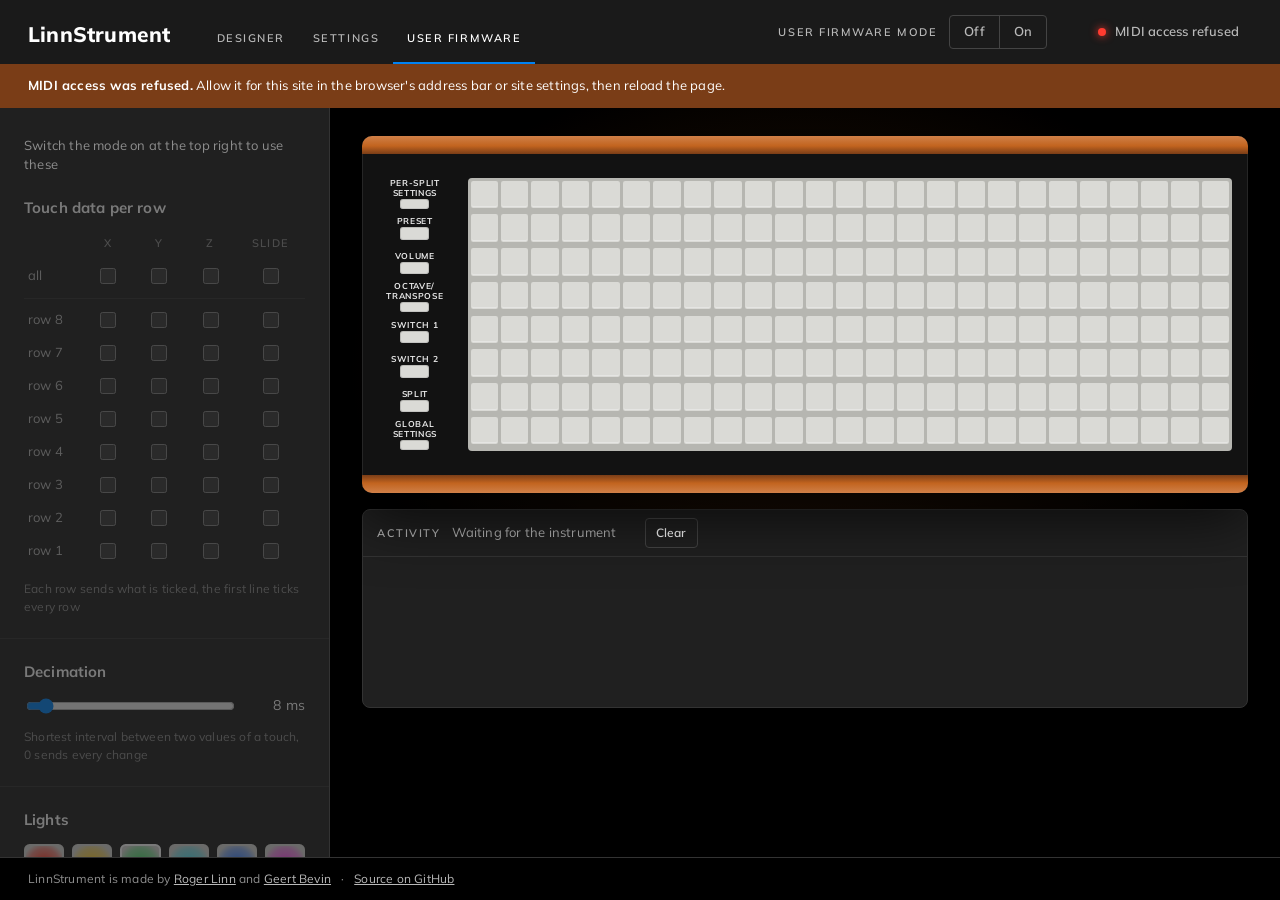
<file: examples/user_firmware_console.html>
<!doctype html>
<!--
Copyright 2026 Roger Linn Design (https://www.rogerlinndesign.com)

Licensed under the Apache License, Version 2.0 (the "License");
you may not use this file except in compliance with the License.
You may obtain a copy of the License at

    http://www.apache.org/licenses/LICENSE-2.0

Unless required by applicable law or agreed to in writing, software
distributed under the License is distributed on an "AS IS" BASIS,
WITHOUT WARRANTIES OR CONDITIONS OF ANY KIND, either express or implied.
See the License for the specific language governing permissions and
limitations under the License.
-->
<html lang="en">
<head>
<meta charset="utf-8">
<meta name="viewport" content="width=device-width, initial-scale=1">
<meta name="description" content="A live view of LinnStrument's User Firmware Mode: every touch with pressure and position, lights to paint, text to draw or scroll.">
<meta name="theme-color" content="#1a1a1a">
<link rel="icon" href="data:image/svg+xml,%3Csvg xmlns='http://www.w3.org/2000/svg' viewBox='0 0 32 32'%3E%3Crect width='32' height='32' rx='6' fill='%23121212'/%3E%3Crect x='3' y='3' width='26' height='3' rx='1' fill='%23c2641f'/%3E%3Crect x='3' y='26' width='26' height='3' rx='1' fill='%23c2641f'/%3E%3Cg fill='%23dadad6'%3E%3Crect x='5' y='9' width='5' height='5' rx='1'/%3E%3Crect x='12' y='9' width='5' height='5' rx='1'/%3E%3Crect x='19' y='9' width='5' height='5' rx='1'/%3E%3Crect x='5' y='16' width='5' height='5' rx='1'/%3E%3Crect x='12' y='16' width='5' height='5' rx='1' fill='%2358e07a'/%3E%3Crect x='19' y='16' width='5' height='5' rx='1'/%3E%3C/g%3E%3C/svg%3E">
<title>LinnStrument User Firmware Console</title>
<link rel="preconnect" href="https://fonts.googleapis.com">
<link rel="preconnect" href="https://fonts.gstatic.com" crossorigin>
<link href="https://fonts.googleapis.com/css2?family=Mulish:wght@400;600;700;800&display=swap" rel="stylesheet">
<link rel="stylesheet" href="linnstrument.css">
<style>
  main { display: flex; flex: 1; min-height: 0; }
  aside { width: 330px; flex: none; overflow-y: auto; background: var(--panel); border-right: 1px solid var(--line); }
  section { padding: 22px 24px; border-bottom: 1px solid var(--line); }
  section:last-child { border-bottom: 0; }

  table.axes { border-collapse: collapse; width: 100%; }
  table.axes th { font-weight: 600; color: var(--dim); font-size: 11px; text-transform: uppercase; letter-spacing: .12em; padding: 4px 4px 8px; }
  table.axes td { text-align: center; padding: 3px 4px; }
  table.axes tr:first-child td { padding-bottom: 8px; border-bottom: 1px solid var(--line); }
  table.axes tr:nth-child(2) td { padding-top: 8px; }
  table.axes td:first-child { color: var(--muted); font-size: 13px; text-align: left; width: 4.5em; }
  table.axes label { display: inline-flex; padding: 5px; cursor: pointer; }
  table.axes input { width: 16px; height: 16px; margin: 0; cursor: pointer; }

  .hidden { display: none !important; }
  /* while the mode is off the panel stays in place, its sections dimmed and out of reach */
  .side-note { padding: 16px 24px 0; color: var(--dim); }
  section.off { opacity: .4; }
  .field { display: flex; flex-direction: column; gap: 4px; }
  .field input[type=text], .field select { width: 100%; max-width: none; }
  .field .count { color: var(--dim); font-weight: 400; letter-spacing: 0; text-transform: none; margin-left: 6px; }
  .fields { display: grid; grid-template-columns: 1fr 1fr; gap: 10px; margin-top: 12px; }
  .action { display: flex; align-items: flex-end; gap: 10px; margin-top: 14px; }
  .action .field { width: 4.6em; }
  .action button { margin-left: auto; }
  .slider { display: flex; align-items: center; gap: 12px; }
  .slider input[type=range] { flex: 1; }
  .slider output { min-width: 4em; text-align: right; color: var(--fg); font-variant-numeric: tabular-nums; }

  .palette { display: grid; grid-template-columns: repeat(6, 1fr); gap: 8px; }
  .swatch { aspect-ratio: 1; border-radius: 14%; border: 2px solid transparent; cursor: pointer; background: var(--pad); position: relative; padding: 0; overflow: hidden; }
  .swatch::after { content: ""; position: absolute; inset: 0; border-radius: inherit;
                   background: radial-gradient(circle at 50% 50%, #fff 0%, var(--c) 22%, color-mix(in srgb, var(--c) 55%, var(--pad)) 60%, transparent 85%); }
  .swatch:hover { border-color: var(--dim); }
  .swatch[aria-checked="true"] { border-color: var(--fg); }

  .stage { flex: 1; display: flex; flex-direction: column; min-width: 0; padding: 28px 32px 20px; gap: 16px; overflow: auto;
           background: radial-gradient(ellipse 70% 60% at 50% 35%, rgba(194, 100, 31, .22), transparent 70%), var(--bg); }
  .instrument { background: var(--steel); border-radius: 10px; padding: 20px 16px 20px 12px; position: relative;
                box-shadow: inset 0 0 0 1px #262626, 0 24px 60px rgba(0, 0, 0, .7); }
  .instrument::before, .instrument::after { content: ""; position: absolute; left: 0; right: 0; height: 18px;
                background: linear-gradient(180deg, #d08048, var(--cherry) 55%, var(--cherry-2)); }
  .instrument::before { top: 0; border-radius: 10px 10px 0 0; }
  .instrument::after { bottom: 0; border-radius: 0 0 10px 10px; background: linear-gradient(0deg, #d08048, var(--cherry) 55%, var(--cherry-2)); }
  .surface { display: flex; gap: 12px; margin: 22px 0; align-items: stretch; touch-action: none; user-select: none; -webkit-user-select: none; }
  /* the control switches: a printed label above a small button, in the gutter left of the plate */
  .controls { display: grid; grid-template-rows: repeat(8, 1fr); gap: var(--gap); width: 9.5%; min-width: 80px; flex: none; }
  .cell.control { aspect-ratio: auto; background: transparent; box-shadow: none; border-radius: 0; overflow: visible; cursor: pointer;
                  display: flex; flex-direction: column; align-items: center; justify-content: center; gap: 5%; }
  .cell.control .label { font-size: 8.5px; line-height: 1.15; letter-spacing: .08em; color: #e6e6e6; font-weight: 700; text-transform: uppercase;
                         text-align: center; white-space: pre-line; }
  .cell.control .button { position: relative; width: 36%; height: 42%; min-height: 10px; border-radius: 3px; background: var(--pad); overflow: hidden;
                          box-shadow: inset 0 0 0 1px rgba(0, 0, 0, .15), inset 0 -1px 0 rgba(255, 255, 255, .3); }
  .cell.control.pressed { box-shadow: none; }
  .cell.control.pressed .button { box-shadow: inset 0 0 0 2px rgba(0, 0, 0, .6); }
  .cell.control:focus-visible { outline: none; }
  .cell.control:focus-visible .button { outline: 3px solid var(--accent); }
  /* the playing pads: one light grey plate with the pads barely raised out of it */
  .grid { display: grid; gap: var(--gap); padding: var(--gap); flex: 1; background: var(--plate); border-radius: 4px; }
  .cell { aspect-ratio: 1; border-radius: 8%; border: 1px solid transparent; padding: 0; background: var(--pad); position: relative; cursor: crosshair; overflow: hidden;
          box-shadow: inset 0 -1px 0 rgba(255, 255, 255, .3); }
  .cell:hover { border-color: transparent; }
  .cell:focus-visible { outline: 3px solid var(--accent); outline-offset: 0; z-index: 1; }
  .cell .led { position: absolute; inset: 0; border-radius: inherit; opacity: 0; transition: opacity .08s;
               background: radial-gradient(circle at 50% 50%, #fff 0%, var(--c) 22%, color-mix(in srgb, var(--c) 55%, var(--pad)) 60%, transparent 85%); }
  .cell.lit .led { opacity: 1; }
  .cell .xy { position: absolute; width: calc(22% + var(--z, 0%) * 0.5); height: calc(22% + var(--z, 0%) * 0.5); border-radius: 50%;
              background: radial-gradient(circle, rgba(0, 0, 0, .75) 0%, rgba(0, 0, 0, .55) 60%, rgba(0, 0, 0, 0) 100%);
              left: var(--x, 50%); top: var(--y, 50%); transform: translate(-50%, -50%); opacity: 0; transition: width .06s, height .06s; }
  .cell.pressed { box-shadow: inset 0 0 0 2px rgba(0, 0, 0, .6); }
  .cell.pressed .xy { opacity: 1; }

  .activity { display: flex; flex-direction: column; min-height: 0; background: var(--panel); border: 1px solid var(--line); border-radius: 8px; }
  .activity .bar { display: flex; align-items: center; gap: 12px; padding: 8px 14px; border-bottom: 1px solid var(--line); }
  .activity .bar .spacer { flex: 0 0 4px; }
  /* the latest touch, as a readout set into the bar, the way the designer shows its last message */
  .lastSent { display: inline-flex; align-items: center; gap: 10px; flex: 1; min-width: 0; padding: 5px 12px; border-radius: 4px;
              background: var(--bg); box-shadow: inset 0 0 0 1px var(--line); }
  .lastSent .caps { color: var(--dim); white-space: nowrap; }
  .readout { font-family: ui-monospace, SFMono-Regular, Menlo, monospace; font-size: 12px; color: var(--fg); white-space: nowrap; overflow: hidden; text-overflow: ellipsis; flex: 1; }
  .activity pre { margin: 0; padding: 10px 14px; height: 150px; overflow: auto; font: 12px/1.5 ui-monospace, SFMono-Regular, Menlo, monospace; color: var(--muted); }

  @media (prefers-reduced-motion: reduce) {
    .cell .led, .cell .xy, button, .swatch { transition: none; }
  }
  @media (forced-colors: active) {
    .cell, .swatch, .cell.control .button { border-color: ButtonText; }
    .cell.control .button { border: 1px solid ButtonText; }
    .cell.lit .led, .swatch::after, .status .dot { forced-color-adjust: none; }
  }
  @media (max-width: 960px) {
    main { flex-direction: column; }
    aside { width: auto; border-right: 0; border-bottom: 1px solid var(--line); }
    .stage { padding: 20px 16px; }
    .controls { min-width: 64px; }
  }
</style>
</head>
<body>

<header>
  <h1 class="brand"><a href="index.html"><b>LinnStrument</b></a></h1>
  <nav class="pages" aria-label="Pages">
    <a href="surface_designer.html">Designer</a>
    <a href="settings_editor.html">Settings</a>
    <a href="user_firmware_console.html" aria-current="page">User firmware</a>
  </nav>
</header>

<main>
  <aside id="side">
    <div class="meta side-note" id="sideNote">Switch the mode on at the top right to use these</div>
    <section class="mode-only hidden">
      <h2>Touch data per row</h2>
      <table class="axes">
        <thead><tr><th></th><th>X</th><th>Y</th><th>Z</th><th>Slide</th></tr></thead>
        <tbody id="axes"></tbody>
      </table>
      <div class="hint">Each row sends what is ticked, the first line ticks every row</div>
    </section>

    <section class="mode-only hidden">
      <h2>Decimation</h2>
      <div class="slider">
        <input type="range" id="decimation" min="0" max="127" value="8" aria-label="Decimation interval in milliseconds">
        <output id="decimationValue">8 ms</output>
      </div>
      <div class="hint">Shortest interval between two values of a touch, 0 sends every change</div>
    </section>

    <section class="mode-only hidden">
      <h2>Lights</h2>
      <div class="palette" id="palette" role="radiogroup" aria-label="Paint color"></div>
      <div class="row" style="margin-top:12px">
        <button class="small" id="clearAll">Switch all off</button>
      </div>
      <div class="hint">Click a pad to light it, click again to switch it off, drag to paint a run</div>
    </section>

    <section class="mode-only hidden">
      <h2>Text</h2>
      <label class="field"><span class="caps">Text <span id="textCount" class="count">2 of 32</span></span>
        <input type="text" id="text" maxlength="32" value="Hi" placeholder="Up to 32 characters"></label>
      <div class="fields">
        <label class="field"><span class="caps">Font</span><select id="font"></select></label>
        <label class="field"><span class="caps">Color</span><select id="textColor"></select></label>
      </div>
      <div class="action">
        <label class="field"><span class="caps">Column</span><input type="number" id="textCol" min="1" max="25" value="1"></label>
        <label class="field"><span class="caps">Row</span><input type="number" id="textRow" min="0" max="7" value="0"></label>
        <button id="draw">Draw</button>
      </div>
      <div class="hint">Draw puts the text's bottom left on that pad</div>
      <div class="action">
        <label class="field"><span class="caps">Row</span><input type="number" id="scrollRow" min="0" max="7" value="0"></label>
        <button id="scroll">Scroll</button>
      </div>
      <div class="hint">Scroll runs the text along that row</div>
    </section>
  </aside>

  <div class="stage">
    <div class="instrument">
      <div class="surface" id="surface" role="group" aria-label="Pads: arrow keys move, Enter or Space lights or clears one">
        <div class="controls" id="controls"></div>
        <div class="grid" id="grid"></div>
      </div>
    </div>
    <div class="activity">
      <div class="bar">
        <span class="caps">Activity</span>
        <span class="meta" id="activityNote" style="margin:0" aria-live="polite">Waiting for the instrument</span>
        <span class="lastSent hidden" id="lastSent"><span class="caps">Last touch</span><span class="readout" id="readout" aria-live="off"></span></span>
        <span class="spacer"></span>
        <button class="small" id="clearLog">Clear</button>
      </div>
      <pre id="log" role="log" aria-live="off" aria-label="Log"></pre>
    </div>
  </div>
</main>
<footer>
  LinnStrument is made by <a href="https://www.rogerlinndesign.com/linnstrument">Roger Linn</a> and <a href="https://uwyn.com">Geert Bevin</a><span class="sep"></span><a href="https://github.com/rogerlinndesign/linnstrument-firmware">Source on GitHub</a>
</footer>

<script src="user_firmware_protocol.js"></script>
<script src="connection.js"></script>
<script>
(function () {
  "use strict";
  const ufm = window.LinnUserFirmware;
  const $ = function (id) { return document.getElementById(id); };

  const LED_CSS = { 1: "#ff4a3d", 2: "#ffd23a", 3: "#58e07a", 4: "#5fe3f0", 5: "#4f8cff", 6: "#ff5cf0",
                    7: "#000000", 8: "#f4f7ff", 9: "#ff9a2e", 10: "#b8f04a", 11: "#ff7ac2" };
  const COLUMN_LABELS = ["Global\nSettings", "Split", "Switch 2", "Switch 1", "Octave/\nTranspose", "Volume", "Preset", "Per-Split\nSettings"];
  const COLOR_NAMES = {};
  Object.keys(ufm.COLORS).forEach(function (name) { COLOR_NAMES[ufm.COLORS[name]] = name; });

  let output = null;   // the instrument, from the connection
  let columns = 26;
  let model = null;
  let paintColor = ufm.COLORS.green;
  let surface = ufm.createSurfaceState(columns);
  const cells = {};
  const painted = {};

  $("clearLog").addEventListener("click", function () { $("log").textContent = ""; });

  function logLine(text) {
    const log = $("log");
    log.textContent = (text + "\n" + log.textContent).split("\n").slice(0, 300).join("\n");
  }

  function send(messages) {
    if (!output) { logLine("choose the MIDI out in the connection at the top right"); return false; }
    return conn.send(messages);
  }

  // the state the instrument reported, on the two halves of the switch in the header; the
  // side panel only has something to offer while the mode is on
  function showMode(on) {
    if (!$("enter")) return;
    $("enter").setAttribute("aria-pressed", on === true ? "true" : "false");
    $("leave").setAttribute("aria-pressed", on === false ? "true" : "false");
    $("sideNote").classList.toggle("hidden", on === true);
    document.querySelectorAll(".mode-only").forEach(function (section) {
      section.classList.remove("hidden");
      section.classList.toggle("off", on !== true);
      section.inert = on !== true;
    });
    $("activityNote").textContent = on === null ? "Waiting for the instrument" : on ? "Mode on" : "The instrument plays as usual; switch the mode on at the top right to take it over";
    $("lastSent").classList.toggle("hidden", on !== true);
    if (on !== true) $("readout").textContent = "";
  }


  // rows: one checkbox per axis per row, and a line that sets every row at once
  function buildAxes() {
    const body = $("axes");
    body.innerHTML = "";
    const axes = ["x", "y", "z", "slide"];
    const boxes = {};
    const all = document.createElement("tr");
    all.innerHTML = "<td>all</td>";
    axes.forEach(function (axis) {
      const td = document.createElement("td");
      const wrap = document.createElement("label");
      const box = document.createElement("input");
      box.type = "checkbox";
      box.setAttribute("aria-label", axis + " on every row");
      box.addEventListener("change", function () {
        for (let row = 0; row < 8; row++) {
          boxes[row + axis].checked = box.checked;
          send(ufm.enableAxis(row, axis, box.checked));
        }
        logLine((box.checked ? "enabled " : "disabled ") + axis + " on every row");
      });
      wrap.appendChild(box);
      td.appendChild(wrap);
      all.appendChild(td);
    });
    body.appendChild(all);
    for (let row = 7; row >= 0; row--) {
      const tr = document.createElement("tr");
      tr.innerHTML = "<td>row " + (row + 1) + "</td>";
      axes.forEach(function (axis) {
        const td = document.createElement("td");
        const wrap = document.createElement("label");
        const box = document.createElement("input");
        box.type = "checkbox";
        box.setAttribute("aria-label", axis + " on row " + (row + 1));
        box.addEventListener("change", function () {
          send(ufm.enableAxis(row, axis, box.checked));
          logLine((box.checked ? "enabled " : "disabled ") + axis + " on row " + (row + 1));
        });
        boxes[row + axis] = box;
        wrap.appendChild(box);
        td.appendChild(wrap);
        tr.appendChild(td);
      });
      body.appendChild(tr);
    }
  }

  function buildPalette() {
    const palette = $("palette");
    palette.innerHTML = "";
    Object.keys(ufm.COLORS).forEach(function (name) {
      const color = ufm.COLORS[name];
      if (color === 0 || color === ufm.COLORS.black) return;
      const swatch = document.createElement("button");
      swatch.type = "button";
      swatch.className = "swatch";
      swatch.title = name;
      swatch.setAttribute("role", "radio");
      swatch.setAttribute("aria-label", name);
      swatch.setAttribute("aria-checked", color === paintColor ? "true" : "false");
      swatch.tabIndex = color === paintColor ? 0 : -1;
      swatch.style.setProperty("--c", LED_CSS[color]);
      swatch.dataset.color = color;
      swatch.addEventListener("click", function () { choosePaint(swatch, color); });
      palette.appendChild(swatch);
    });
    palette.addEventListener("keydown", function (e) {
      const all = Array.prototype.slice.call(palette.querySelectorAll(".swatch"));
      const at = all.indexOf(document.activeElement);
      if (at < 0) return;
      const step = { ArrowRight: 1, ArrowDown: 1, ArrowLeft: -1, ArrowUp: -1 }[e.key];
      if (!step) return;
      e.preventDefault();
      const next = all[(at + step + all.length) % all.length];
      choosePaint(next, parseInt(next.dataset.color, 10));
      next.focus();
    });
  }

  function choosePaint(swatch, color) {
    paintColor = color;
    $("palette").querySelectorAll(".swatch").forEach(function (s) {
      const on = s === swatch;
      s.setAttribute("aria-checked", on ? "true" : "false");
      s.tabIndex = on ? 0 : -1;
    });
  }

  function fillSelect(select, values, chosen, skip, labels) {
    select.innerHTML = "";
    Object.keys(values).forEach(function (name) {
      if (skip && skip(values[name])) return;
      select.appendChild(new Option(labels && labels[name] ? labels[name] : name, values[name], false, name === chosen));
    });
  }

  function buildGrid() {
    const grid = $("grid");
    const controls = $("controls");
    grid.innerHTML = "";
    controls.innerHTML = "";
    Object.keys(cells).forEach(function (k) { delete cells[k]; });
    Object.keys(painted).forEach(function (k) { delete painted[k]; });
    surface = ufm.createSurfaceState(columns);
    const gap = columns > 20 ? "3px" : "4px";
    grid.style.setProperty("--gap", gap);
    controls.style.setProperty("--gap", gap);
    grid.style.gridTemplateColumns = "repeat(" + (columns - 1) + ", minmax(0, 1fr))";
    for (let row = 7; row >= 0; row--) {
      for (let col = 0; col < columns; col++) {
        const el = document.createElement("button");
        el.type = "button";
        el.className = col === 0 ? "cell control" : "cell";
        el.dataset.col = col;
        el.dataset.row = row;
        el.tabIndex = col === 0 && row === 7 ? 0 : -1;
        if (col === 0) {
          const label = document.createElement("span");
          label.className = "label";
          label.textContent = COLUMN_LABELS[row];
          label.setAttribute("aria-hidden", "true");
          el.appendChild(label);
          const button = document.createElement("div");
          button.className = "button";
          button.innerHTML = '<div class="led"></div><div class="xy"></div>';
          el.appendChild(button);
        } else {
          el.innerHTML = '<div class="led"></div><div class="xy"></div>';
        }
        cells[col + ":" + row] = el;
        describeCell(col, row);
        (col === 0 ? controls : grid).appendChild(el);
      }
    }
  }

  // what a screen reader hears for a pad: its place, its light and whether a finger is on it
  function describeCell(col, row) {
    const el = cells[col + ":" + row];
    if (!el) return;
    const cell = surface.cell(col, row);
    const parts = [col === 0 ? COLUMN_LABELS[row].replace("\n", " ") + " switch, row " + row : "column " + col + ", row " + row,
                   painted[col + ":" + row] ? COLOR_NAMES[painted[col + ":" + row]] : "off"];
    if (cell && cell.pressed) parts.push("pressed, velocity " + cell.velocity);
    el.setAttribute("aria-label", parts.join(", "));
  }

  // one pad is in the tab order; the arrow keys move between them, Enter or Space paints
  $("surface").addEventListener("keydown", function (e) {
    const el = document.activeElement;
    if (!el || !el.classList.contains("cell")) return;
    let col = parseInt(el.dataset.col, 10), row = parseInt(el.dataset.row, 10);
    if (e.key === "ArrowLeft") col--;
    else if (e.key === "ArrowRight") col++;
    else if (e.key === "ArrowUp") row++;
    else if (e.key === "ArrowDown") row--;
    else if (e.key === "Home") col = 0;
    else if (e.key === "End") col = columns - 1;
    else if (e.key === "Enter" || e.key === " ") {
      e.preventDefault();
      painting = { clear: !!painted[col + ":" + row], last: col + ":" + row };
      paintCell({ col: col, row: row });
      painting = null;
      return;
    }
    else return;
    e.preventDefault();
    const next = cells[Math.max(0, Math.min(columns - 1, col)) + ":" + Math.max(0, Math.min(7, row))];
    if (next && next !== el) { el.tabIndex = -1; next.tabIndex = 0; next.focus(); }
  });

  function showLight(col, row, color) {
    const key = col + ":" + row;
    const el = cells[key];
    if (!el) return;
    if (color) {
      painted[key] = color;
      el.style.setProperty("--c", LED_CSS[color]);
      el.classList.add("lit");
    } else {
      delete painted[key];
      el.classList.remove("lit");
    }
    describeCell(col, row);
  }

  // painting: a click lights or clears one pad, a drag carries the same action over every pad
  // it crosses
  let painting = null;
  function cellFromEvent(e) {
    const el = document.elementFromPoint(e.clientX, e.clientY);
    const cell = el && el.closest ? el.closest(".cell") : null;
    return cell ? { col: parseInt(cell.dataset.col, 10), row: parseInt(cell.dataset.row, 10) } : null;
  }
  function paintCell(c) {
    const key = c.col + ":" + c.row;
    const color = painting.clear ? 0 : paintColor;
    if ((painted[key] || 0) === color) return;
    if (send(ufm.setLed(c.col, c.row, color))) showLight(c.col, c.row, color);
  }
  $("surface").addEventListener("pointerdown", function (e) {
    const c = cellFromEvent(e);
    if (!c) return;
    e.preventDefault();
    painting = { clear: !!painted[c.col + ":" + c.row], last: c.col + ":" + c.row };
    paintCell(c);
    $("surface").setPointerCapture(e.pointerId);
  });
  $("surface").addEventListener("pointermove", function (e) {
    if (!painting) return;
    const c = cellFromEvent(e);
    if (!c || c.col + ":" + c.row === painting.last) return;
    painting.last = c.col + ":" + c.row;
    paintCell(c);
  });
  function endPainting() { painting = null; }
  $("surface").addEventListener("pointerup", endPainting);
  $("surface").addEventListener("pointercancel", endPainting);

  $("clearAll").addEventListener("click", function () {
    const zeros = [];
    for (let i = 0; i < columns * 8; i++) zeros.push(0);
    if (send(ufm.paintRun(0, 0, zeros))) {
      Object.keys(painted).forEach(function (key) {
        const parts = key.split(":");
        showLight(parseInt(parts[0], 10), parseInt(parts[1], 10), 0);
      });
      logLine("all lights switched off");
    }
  });

  function showTouch(c) {
    const el = cells[c.col + ":" + c.row];
    if (!el) return;
    el.classList.toggle("pressed", c.pressed);
    el.style.setProperty("--z", Math.round(c.pressure / 127 * 100) + "%");
    if (c.x !== null) {
      const cellWidth = 170.625;
      const inCell = (c.x / cellWidth) - (c.col - 1);
      el.style.setProperty("--x", Math.round(Math.max(0, Math.min(1, inCell)) * 100) + "%");
    }
    if (c.y !== null) el.style.setProperty("--y", Math.round((1 - c.y / 127) * 100) + "%");
    describeCell(c.col, c.row);
    $("readout").textContent = "column " + c.col + ", row " + c.row + (c.pressed ? ", pressed, velocity " + c.velocity : ", released") +
      (c.pressure ? ", pressure " + c.pressure : "") + (c.x !== null ? ", x " + c.x : "") + (c.y !== null ? ", y " + c.y : "");
  }

  function onEvent(event) {
    switch (event.type) {
      case "mode":
        showMode(event.active);
        logLine("instrument reports mode " + (event.active ? "on" : "off"));
        return;
      case "model":
        model = event.model;
        if (event.columns !== columns) { columns = event.columns; buildGrid(); }
        $("textCol").max = columns - 1;
        logLine("instrument reports model " + model);
        return;
      case "version": case "build": case "calibrated":
        return;
      case "slide":
        logLine("slide leaving column " + event.fromCol + " on row " + event.row);
        return;
    }
    const changed = surface.apply(event);
    if (changed) showTouch(changed);
    if (event.type === "press" || event.type === "release") {
      logLine(event.type + " column " + event.col + " row " + event.row + " velocity " + event.velocity);
    }
  }

  function textArguments() {
    return [parseInt($("font").value, 10), parseInt($("textColor").value, 10), $("text").value];
  }

  $("decimation").addEventListener("input", function () {
    const ms = parseInt($("decimation").value, 10);
    $("decimationValue").textContent = ms + " ms";
    send(ufm.setDecimation(ms));
  });
  $("draw").addEventListener("click", function () {
    try {
      send(ufm.drawText.apply(null, [parseInt($("textCol").value, 10), parseInt($("textRow").value, 10)].concat(textArguments())));
      logLine("drew \"" + $("text").value + "\"");
    } catch (err) { logLine(String(err.message || err)); }
  });
  $("text").addEventListener("input", function () { $("textCount").textContent = $("text").value.length + " of 32"; });
  $("scroll").addEventListener("click", function () {
    try {
      send(ufm.scrollText.apply(null, [parseInt($("scrollRow").value, 10)].concat(textArguments())));
      logLine("scrolled \"" + $("text").value + "\"");
    } catch (err) { logLine(String(err.message || err)); }
  });

  const FONT_LABELS = { tiny: "tiny, digits only", small: "small, capitals and digits", big: "big", condensed: "condensed, capitals and digits" };
  fillSelect($("font"), ufm.FONTS, "big", null, FONT_LABELS);
  fillSelect($("textColor"), ufm.COLORS, "green", function (c) { return c === 0 || c === ufm.COLORS.black; });
  buildAxes();
  buildPalette();
  buildGrid();

  const conn = LinnConnection.create({
    onEvent: onEvent,
    onPorts: function (ports) {
      output = ports.output;
      model = null;
      showMode(null);
      // a touch the old port reported is not on the new one
      surface = ufm.createSurfaceState(columns);
      Object.keys(cells).forEach(function (k) { cells[k].classList.remove("pressed"); });
    },
  });
  const modeSwitch = document.createElement("div");
  modeSwitch.className = "toolbar-switch";
  modeSwitch.innerHTML = '<span class="caps">User firmware mode</span>' +
    '<div class="segmented" role="group" aria-label="User firmware mode"><button id="leave" aria-pressed="false">Off</button><button id="enter" aria-pressed="false">On</button></div>';
  conn.addControl(modeSwitch);
  $("enter").addEventListener("click", function () { send(ufm.enterUserFirmwareMode()); });
  $("leave").addEventListener("click", function () { send(ufm.leaveUserFirmwareMode()); });
  showMode(null);
})();
</script>
</body>
</html>
</file>
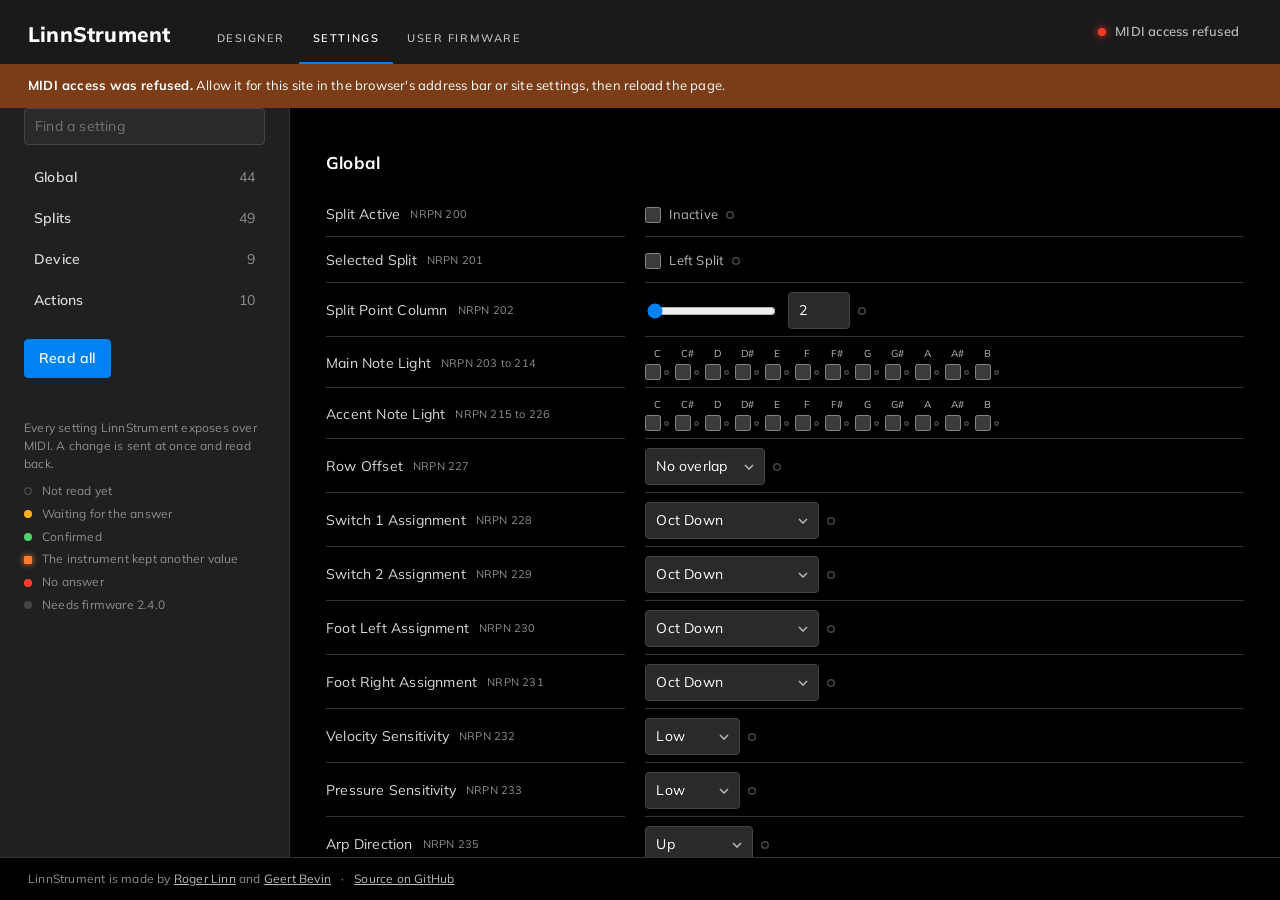
<file: examples/browser/settings_editor.html>
<!doctype html>
<!--
Copyright 2026 Roger Linn Design (https://www.rogerlinndesign.com)

Licensed under the Apache License, Version 2.0 (the "License");
you may not use this file except in compliance with the License.
You may obtain a copy of the License at

    http://www.apache.org/licenses/LICENSE-2.0

Unless required by applicable law or agreed to in writing, software
distributed under the License is distributed on an "AS IS" BASIS,
WITHOUT WARRANTIES OR CONDITIONS OF ANY KIND, either express or implied.
See the License for the specific language governing permissions and
limitations under the License.
-->
<html lang="en">
<head>
<meta charset="utf-8">
<meta name="viewport" content="width=device-width, initial-scale=1">
<meta name="description" content="Every LinnStrument setting as a form in the browser, read from and written to the instrument over MIDI.">
<meta name="theme-color" content="#1a1a1a">
<link rel="icon" href="data:image/svg+xml,%3Csvg xmlns='http://www.w3.org/2000/svg' viewBox='0 0 32 32'%3E%3Crect width='32' height='32' rx='6' fill='%23121212'/%3E%3Crect x='3' y='3' width='26' height='3' rx='1' fill='%23c2641f'/%3E%3Crect x='3' y='26' width='26' height='3' rx='1' fill='%23c2641f'/%3E%3Cg fill='%23c4c4c0'%3E%3Crect x='5' y='9' width='5' height='5' rx='1'/%3E%3Crect x='12' y='9' width='5' height='5' rx='1'/%3E%3Crect x='19' y='9' width='5' height='5' rx='1'/%3E%3Crect x='5' y='16' width='5' height='5' rx='1'/%3E%3Crect x='12' y='16' width='5' height='5' rx='1' fill='%2358e07a'/%3E%3Crect x='19' y='16' width='5' height='5' rx='1'/%3E%3C/g%3E%3C/svg%3E">
<title>LinnStrument Settings Editor</title>
<link rel="preconnect" href="https://fonts.googleapis.com">
<link rel="preconnect" href="https://fonts.gstatic.com" crossorigin>
<link href="https://fonts.googleapis.com/css2?family=Mulish:wght@400;600;700;800&display=swap" rel="stylesheet">
<link rel="stylesheet" href="linnstrument.css">
<style>
  main { display: flex; flex: 1; min-height: 0; }
  aside { width: 290px; flex: none; overflow-y: auto; background: var(--panel); border-right: 1px solid var(--line); padding: 0 24px 22px; }
  aside nav { display: flex; flex-direction: column; gap: 4px; margin: 14px 0 20px; }
  aside nav a { display: flex; justify-content: space-between; padding: 8px 10px; border-radius: 4px; color: var(--text); text-decoration: none; font-weight: 600; }
  aside nav a:hover { background: var(--panel-2); }
  aside nav a span { color: var(--dim); font-weight: 400; font-variant-numeric: tabular-nums; }
  aside input[type=search] { width: 100%; }
  .key { list-style: none; margin: 10px 0 0; padding: 0; display: grid; gap: 6px; color: var(--dim); font-size: 12px; line-height: 1.4; }
  .key li { display: flex; align-items: center; gap: 10px; }
  .progress { color: var(--muted); font-size: 13px; margin-top: 10px; min-height: 1.5em; font-variant-numeric: tabular-nums; }

  .content { flex: 1; overflow-y: auto; min-width: 0; padding: 8px 36px 48px; }
  section { padding: 24px 0 8px; }
  .content section h2 { position: sticky; top: 0; background: var(--bg); padding: 10px 0; margin: 0 0 8px; font-size: 17px; z-index: 1; }
  .params { display: grid; grid-template-columns: minmax(200px, 1fr) minmax(0, 2fr); gap: 2px 20px; align-items: stretch; }
  .params.splits { grid-template-columns: minmax(180px, 1fr) minmax(0, 1.4fr) minmax(0, 1.4fr); }
  .params .head { color: var(--dim); font-size: 11px; text-transform: uppercase; letter-spacing: .12em; font-weight: 600; padding: 6px 0; }
  .params > div { padding: 7px 0; border-bottom: 1px solid var(--line); min-height: 44px; display: flex; align-items: center; gap: 10px; flex-wrap: wrap; }
  .params .name { color: var(--text); }
  .params .name small { display: block; color: var(--dim); font-size: 11px; }
  .numberctl { display: flex; align-items: center; gap: 10px; flex: 1; min-width: 180px; }
  .numberctl input[type=range] { flex: 1; min-width: 80px; }
  .toggles { display: flex; flex-wrap: wrap; gap: 4px 6px; }
  .toggles label { display: inline-flex; flex-direction: column; align-items: center; gap: 3px; font-size: 10px; color: var(--muted); min-width: 22px; cursor: pointer; }
  .toggles .ctl { gap: 3px; }
  .toggles .state { width: 5px; height: 5px; }
  .ctl { position: relative; display: inline-flex; align-items: center; gap: 8px; max-width: 100%; }
  .ctl select { min-width: 0; }
  .ctl .choice { color: var(--muted); font-size: 13px; }
  .numbercol { display: flex; flex-direction: column; gap: 2px; flex: 1; min-width: 180px; }
  .numbercol .meaning { color: var(--muted); font-size: 12px; }
  /* an empty ring until the instrument answered, filled once it did */
  .state { width: 8px; height: 8px; border-radius: 50%; background: transparent; box-shadow: inset 0 0 0 1.5px var(--line-2); flex: none; }
  .state.old { background: var(--line-2); box-shadow: none; }
  .state.pending, .state.ok, .state.silent { box-shadow: none; }
  .state.pending { background: var(--warn); }
  .state.ok { background: var(--ok); }
  /* a square, so it never reads as the amber of a reply still on its way */
  .state.mismatch { background: #ff7a2e; box-shadow: 0 0 6px #ff7a2e; border-radius: 1px; }
  .state.silent { background: var(--bad); }
  .readonly { color: var(--muted); font-variant-numeric: tabular-nums; }
  .note { color: var(--dim); font-size: 12px; flex-basis: 100%; }
  .hidden { display: none !important; }
  @media (max-width: 960px) {
    /* one column: the page scrolls as a whole */
    main { flex-direction: column; flex: 1 0 auto; min-height: auto; }
    aside { width: auto; border-right: 0; border-bottom: 1px solid var(--line); overflow: visible; }
    .key { grid-template-columns: 1fr 1fr; column-gap: 16px; }
    .content { overflow: visible; }
    .content section h2 { position: static; }
    .params, .params.splits { grid-template-columns: 1fr; }
    .params .head { display: none; }
    .params.splits > div[data-side]::before { content: attr(data-side); flex-basis: 100%; color: var(--dim); font-size: 11px;
                                              text-transform: uppercase; letter-spacing: .12em; font-weight: 600; }
    .content { padding: 8px 16px 32px; }
  }
</style>
</head>
<body>

<header>
  <h1 class="brand"><a href="index.html"><b>LinnStrument</b></a></h1>
  <nav class="pages" aria-label="Pages">
    <a href="surface_designer.html">Designer</a>
    <a href="settings_editor.html" aria-current="page">Settings</a>
    <a href="user_firmware_console.html">User firmware</a>
  </nav>
</header>

<main>
  <aside>
    <input type="search" id="search" placeholder="Find a setting" aria-label="Find a setting">
    <nav id="nav" aria-label="Sections"></nav>
    <div class="row">
      <button class="primary" id="readAll">Read all</button>
    </div>
    <div class="progress" id="progress" aria-live="polite"></div>
    <div class="hint">Every setting LinnStrument exposes over MIDI. A change is sent at once and read back.</div>
    <!-- the key uses the form's own dots, so it always looks like what it explains -->
    <ul class="key" aria-label="What the dots mean">
      <li><span class="state" aria-hidden="true"></span>Not read yet</li>
      <li><span class="state pending" aria-hidden="true"></span>Waiting for the answer</li>
      <li><span class="state ok" aria-hidden="true"></span>Confirmed</li>
      <li><span class="state mismatch" aria-hidden="true"></span>The instrument kept another value</li>
      <li><span class="state silent" aria-hidden="true"></span>No answer</li>
      <li><span class="state old" aria-hidden="true"></span>Needs firmware 2.4.0</li>
    </ul>
  </aside>
  <div class="content" id="content"></div>
</main>
<footer>
  LinnStrument is made by <a href="https://www.rogerlinndesign.com/linnstrument">Roger Linn</a> and <a href="https://uwyn.com">Geert Bevin</a><span class="sep"></span><a href="https://github.com/rogerlinndesign/linnstrument-firmware">Source on GitHub</a>
</footer>

<script src="user_firmware_protocol.js"></script>
<script src="connection.js"></script>
<script src="nrpn_parameters.js"></script>
<script src="settings_editor.js"></script>
<script>
(function () {
  "use strict";
  const editor = window.LinnSettingsEditor;
  const $ = function (id) { return document.getElementById(id); };

  let output = null;   // the instrument, from the connection
  const controls = {};   // number -> { parameter, elements: [], state: span }
  const waiting = {};    // number -> timer for a reply that has not come

  function send(messages) {
    if (!output) { $("progress").textContent = "Choose the MIDI out in the connection at the top right"; return false; }
    return conn.send(messages);
  }

  function setState(number, state) {
    const c = controls[number];
    if (c && c.state) c.state.className = "state" + (state ? " " + state : "");
  }

  function expectReply(number) {
    clearTimeout(waiting[number]);
    setState(number, "pending");
    waiting[number] = setTimeout(function () {
      if (conn.info().firmwareOld && editor.needsNewerFirmware(number)) { markFirmware(); return; }
      setState(number, "silent");
      const c = controls[number];
      if (c && c.state) c.state.title = "No answer";
    }, 2000);
  }

  // what an older firmware lacks shows as such, in grey, instead of as a missing answer
  const NEEDS = "needs 2.4.0";
  function markFirmware() {
    const old = conn.info().firmwareOld;
    Object.keys(controls).forEach(function (key) {
      const number = parseInt(key, 10);
      if (!editor.needsNewerFirmware(number)) return;
      const c = controls[number];
      if (c.button) {
        c.button.disabled = old;
        c.button.textContent = old ? "Needs firmware 2.4.0" : "Switch to serial mode";
      }
      c.elements.forEach(function (el) {
        if (el.className === "readonly" && (old || el.textContent === NEEDS)) el.textContent = old ? NEEDS : "?";
      });
      if (!old) return;
      clearTimeout(waiting[number]);
      setState(number, "old");
      c.state.title = "Needs firmware 2.4.0 or later";
    });
  }

  function query(numbers) {
    numbers.forEach(expectReply);
    send(editor.queryMessages(numbers));
  }

  // a change goes out, then the parameter is read back to show what the instrument kept
  function write(parameter, value) {
    const v = editor.clampValue(parameter, value);
    if (!send(editor.setMessages(parameter.number, v))) return;
    controls[parameter.number].sent = v;
    setTimeout(function () { query([parameter.number]); }, 80);
  }

  function showValue(number, value) {
    const c = controls[number];
    if (!c) return;
    c.elements.forEach(function (el) {
      if (el.type === "checkbox") el.checked = value === 1;
      else if (el.tagName === "SELECT" || el.type === "range" || el.type === "number") el.value = String(value);
      else el.textContent = editor.formatValue(c.parameter, value);
    });
    if (c.out) c.out.textContent = editor.formatValue(c.parameter, value);
    if (c.showChoice) c.showChoice();
    if (c.showMeaning) c.showMeaning();
  }

  function onReply(reply) {
    clearTimeout(waiting[reply.number]);
    const c = controls[reply.number];
    if (reply.number === 245) {
      const on = reply.value === 1;
      conn.note(on ? "User firmware mode is on, the instrument plays nothing until it is switched off under Device or on the User firmware page" : "", on ? "warn" : "");
    }
    if (!c) return;
    showValue(reply.number, reply.value);
    const mismatch = c.sent !== undefined && c.sent !== reply.value;
    setState(reply.number, mismatch ? "mismatch" : "ok");
    if (c.state) c.state.title = mismatch ? "The instrument kept " + editor.formatValue(c.parameter, reply.value) : "Confirmed";
    c.sent = undefined;
  }

  // A value that cuts the page off from the instrument waits for a second click on a button
  // beside the control; until then the control goes back to what the instrument has.
  function confirmer(wrap, parameter, restore) {
    const button = document.createElement("button");
    button.className = "small hidden";
    let pending = null, timer = null;
    button.addEventListener("click", function () {
      clearTimeout(timer);
      button.classList.add("hidden");
      showValue(parameter.number, pending);
      write(parameter, pending);
    });
    wrap.appendChild(button);
    return function (value) {
      const ask = editor.confirmation(parameter.number, value);
      if (!ask) return false;
      restore();
      pending = value;
      button.textContent = ask;
      button.classList.remove("hidden");
      clearTimeout(timer);
      timer = setTimeout(function () { button.classList.add("hidden"); }, 5000);
      return true;
    };
  }

  // the form, one control per parameter, the two splits side by side
  function control(parameter, ariaName) {
    const wrap = document.createElement("div");
    wrap.className = "ctl";
    const c = controls[parameter.number] = { parameter: parameter, elements: [] };
    const label = ariaName || parameter.group + " " + parameter.name;
    if (parameter.kind === "toggle") {
      const box = document.createElement("input");
      box.type = "checkbox";
      box.setAttribute("aria-label", label);
      wrap.appendChild(box);
      c.elements.push(box);
      if (editor.choiceLabel(parameter, 0)) {
        const choice = document.createElement("span");
        choice.className = "choice";
        wrap.appendChild(choice);
        c.showChoice = function () { choice.textContent = editor.choiceLabel(parameter, box.checked ? 1 : 0); };
        c.showChoice();
      }
      const guard = confirmer(wrap, parameter, function () { box.checked = !box.checked; if (c.showChoice) c.showChoice(); });
      box.addEventListener("change", function () {
        const value = box.checked ? 1 : 0;
        if (c.showChoice) c.showChoice();
        if (!guard(value)) write(parameter, value);
      });
    } else if (parameter.kind === "enum" || parameter.kind === "choice-action") {
      const select = document.createElement("select");
      select.setAttribute("aria-label", label);
      parameter.options.forEach(function (o) { select.appendChild(new Option(o.label, o.value)); });
      wrap.appendChild(select);
      c.elements.push(select);
      if (parameter.kind === "enum") {
        let previous = select.value;
        select.addEventListener("focus", function () { previous = select.value; });
        const guard = confirmer(wrap, parameter, function () { select.value = previous; });
        select.addEventListener("change", function () {
          const value = parseInt(select.value, 10);
          if (!guard(value)) { previous = select.value; write(parameter, value); }
        });
      } else {
        const go = document.createElement("button");
        go.className = "small";
        go.textContent = "Load";
        go.addEventListener("click", function () {
          write(parameter, parseInt(select.value, 10));
          setTimeout(readAll, 300);
        });
        wrap.appendChild(go);
      }
    } else if (parameter.kind === "number") {
      const holder = document.createElement("div");
      holder.className = "numberctl";
      const range = document.createElement("input");
      range.type = "range"; range.min = parameter.min; range.max = parameter.max; range.value = parameter.min;
      range.setAttribute("aria-label", label);
      const num = document.createElement("input");
      num.type = "number"; num.min = parameter.min; num.max = parameter.max; num.value = parameter.min;
      num.setAttribute("aria-label", label + ", value");
      let timer = null;
      holder.appendChild(range); holder.appendChild(num);
      // a value that stands for something gets its meaning under the slider
      if (editor.valueMeaning(parameter, parameter.min) !== null) {
        const column = document.createElement("div");
        column.className = "numbercol";
        const meaning = document.createElement("span");
        meaning.className = "meaning";
        column.appendChild(holder);
        column.appendChild(meaning);
        wrap.appendChild(column);
        c.showMeaning = function () { meaning.textContent = editor.valueMeaning(parameter, parseInt(num.value, 10)) || ""; };
        c.showMeaning();
      } else {
        wrap.appendChild(holder);
      }
      range.addEventListener("input", function () { num.value = range.value; if (c.showMeaning) c.showMeaning(); clearTimeout(timer); timer = setTimeout(function () { write(parameter, parseInt(range.value, 10)); }, 120); });
      num.addEventListener("change", function () { range.value = num.value; if (c.showMeaning) c.showMeaning(); write(parameter, parseInt(num.value, 10)); });
      c.elements.push(range, num);
    } else if (parameter.kind === "action") {
      const go = document.createElement("button");
      go.className = "small";
      go.textContent = parameter.number === 271 ? "Switch to serial mode" : parameter.name;
      go.setAttribute("aria-label", label);
      let armed = false;
      go.addEventListener("click", function () {
        if (parameter.number === 271 && !armed) {
          armed = true;
          go.textContent = "Click again to confirm";
          setTimeout(function () { armed = false; go.textContent = "Switch to serial mode"; }, 3000);
          return;
        }
        send(editor.setMessages(parameter.number, 1));
        setState(parameter.number, "ok");
      });
      wrap.appendChild(go);
      c.button = go;
    } else {
      const text = document.createElement("span");
      text.className = "readonly";
      text.textContent = "?";
      wrap.appendChild(text);
      c.elements.push(text);
    }
    const state = document.createElement("span");
    state.className = "state";
    state.setAttribute("aria-hidden", "true");
    wrap.appendChild(state);
    c.state = state;
    return wrap;
  }

  function rowControl(row, side) {
    if (row.kind === "toggles") {
      const holder = document.createElement("div");
      holder.className = "toggles";
      row.items.forEach(function (item) {
        const label = document.createElement("label");
        const text = document.createElement("span");
        text.textContent = item.label;
        label.appendChild(text);
        label.appendChild(control(item.parameter, (side ? side + " split " : "") + item.parameter.name));
        holder.appendChild(label);
      });
      return holder;
    }
    return control(row.parameter, side ? side + " split " + row.parameter.name : undefined);
  }

  function nameCell(row) {
    const name = document.createElement("div");
    name.className = "name";
    name.textContent = row.name;
    const p = row.parameter || (row.left && row.left.parameter) || (row.items && row.items[0].parameter);
    if (p) {
      const small = document.createElement("small");
      small.textContent = "NRPN " + (row.left && row.right ? p.number + " and " + row.right.parameter.number : row.items ? row.items[0].parameter.number + " to " + row.items[row.items.length - 1].parameter.number : p.number) + (p.note ? ". " + p.note : "");
      name.appendChild(small);
    }
    return name;
  }

  function build() {
    const content = $("content");
    const nav = $("nav");
    editor.sections().forEach(function (section) {
      const el = document.createElement("section");
      el.id = section.id;
      el.innerHTML = "<h2>" + section.title + "</h2>";
      const grid = document.createElement("div");
      grid.className = "params" + (section.id === "splits" ? " splits" : "");
      if (section.id === "splits") grid.innerHTML = '<div class="head"></div><div class="head">Left split</div><div class="head">Right split</div>';
      section.rows.forEach(function (row) {
        const cells = [nameCell(row)];
        if (section.id === "splits") {
          const l = document.createElement("div"); l.appendChild(rowControl(row.left, "left")); l.dataset.side = "Left split";
          const r = document.createElement("div"); r.appendChild(rowControl(row.right, "right")); r.dataset.side = "Right split";
          cells.push(l, r);
        } else {
          const d = document.createElement("div"); d.appendChild(rowControl(row));
          cells.push(d);
        }
        cells.forEach(function (c) { c.dataset.row = section.rows.indexOf(row); c.dataset.section = section.id; grid.appendChild(c); });
        row.cells = cells;
      });
      el.appendChild(grid);
      content.appendChild(el);
      const link = document.createElement("a");
      link.href = "#" + section.id;
      link.innerHTML = section.title + "<span>" + section.rows.length + "</span>";
      nav.appendChild(link);
      section.element = el;
    });
    window.linnSections = editor.sections;
  }

  function filter() {
    const text = $("search").value;
    editor.sections().forEach(function (section) {
      const el = $(section.id);
      let shown = 0;
      el.querySelectorAll(".params > div[data-row]").forEach(function (cell) {
        const row = section.rows[parseInt(cell.dataset.row, 10)];
        const hit = editor.matches(row, text);
        cell.classList.toggle("hidden", !hit);
        if (hit) shown++;
      });
      el.classList.toggle("hidden", shown === 0);
    });
  }

  // the instrument answers each query with six control changes from a queue that drains at
  // about four kilobytes a second, so the reads are paced to stay below that
  // a port change ends the read in flight, so a new instrument is read from the start
  let reading = 0;
  function readAll() {
    if (!output) { $("progress").textContent = "Choose the MIDI out in the connection at the top right"; return; }
    const numbers = editor.queryable().map(function (p) { return p.number; });
    const run = ++reading;
    let at = 0;
    const step = function () {
      if (run !== reading) return;
      if (!output || at >= numbers.length) {
        $("progress").textContent = output ? "Read " + numbers.length + " settings" : "";
        return;
      }
      if (!send(editor.queryMessages(numbers.slice(at, at + 6)))) { $("progress").textContent = "The instrument's port went away"; return; }
      numbers.slice(at, at + 6).forEach(expectReply);
      at += 6;
      $("progress").textContent = "Reading " + Math.min(at, numbers.length) + " of " + numbers.length;
      setTimeout(step, 40);
    };
    step();
  }

  // the settings are read once the chosen ports answer as an instrument
  let readPending = false;
  function onEvent(event) {
    if (readPending && editor.startsRead(event)) { readPending = false; readAll(); }
    const reply = editor.replyValue(event);
    if (reply) onReply(reply);
  }

  build();
  $("search").addEventListener("input", filter);
  $("readAll").addEventListener("click", readAll);

  const conn = LinnConnection.create({
    onEvent: onEvent,
    onFirmware: markFirmware,
    onPorts: function (ports) {
      output = ports.output;
      reading++;
      readPending = !!(ports.input && output);
      markFirmware();
    },
  });
})();
</script>
</body>
</html>
</file>
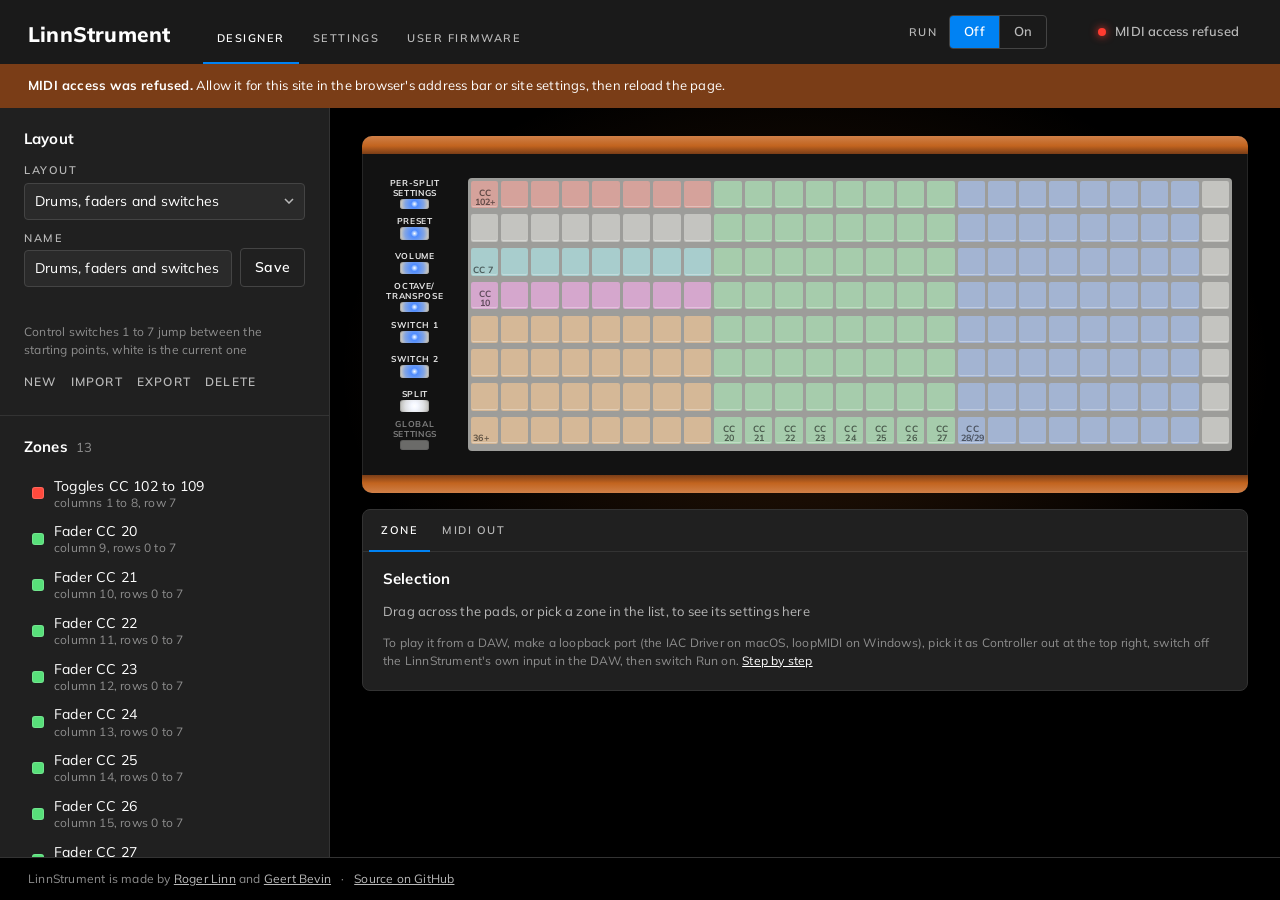
<file: examples/browser/surface_designer.html>
<!doctype html>
<!--
Copyright 2026 Roger Linn Design (https://www.rogerlinndesign.com)

Licensed under the Apache License, Version 2.0 (the "License");
you may not use this file except in compliance with the License.
You may obtain a copy of the License at

    http://www.apache.org/licenses/LICENSE-2.0

Unless required by applicable law or agreed to in writing, software
distributed under the License is distributed on an "AS IS" BASIS,
WITHOUT WARRANTIES OR CONDITIONS OF ANY KIND, either express or implied.
See the License for the specific language governing permissions and
limitations under the License.
-->
<html lang="en">
<head>
<meta charset="utf-8">
<meta name="viewport" content="width=device-width, initial-scale=1">
<meta name="description" content="Turn a LinnStrument into the MIDI controller you draw: pads, keys, faders, XY pads and buttons for any DAW, with the lights showing the layout.">
<meta name="theme-color" content="#1a1a1a">
<link rel="icon" href="data:image/svg+xml,%3Csvg xmlns='http://www.w3.org/2000/svg' viewBox='0 0 32 32'%3E%3Crect width='32' height='32' rx='6' fill='%23121212'/%3E%3Crect x='3' y='3' width='26' height='3' rx='1' fill='%23c2641f'/%3E%3Crect x='3' y='26' width='26' height='3' rx='1' fill='%23c2641f'/%3E%3Cg fill='%23c4c4c0'%3E%3Crect x='5' y='9' width='5' height='5' rx='1'/%3E%3Crect x='12' y='9' width='5' height='5' rx='1'/%3E%3Crect x='19' y='9' width='5' height='5' rx='1'/%3E%3Crect x='5' y='16' width='5' height='5' rx='1'/%3E%3Crect x='12' y='16' width='5' height='5' rx='1' fill='%2358e07a'/%3E%3Crect x='19' y='16' width='5' height='5' rx='1'/%3E%3C/g%3E%3C/svg%3E">
<title>LinnStrument Surface Designer</title>
<link rel="preconnect" href="https://fonts.googleapis.com">
<link rel="preconnect" href="https://fonts.gstatic.com" crossorigin>
<link href="https://fonts.googleapis.com/css2?family=Mulish:wght@400;600;700;800&display=swap" rel="stylesheet">
<link rel="stylesheet" href="linnstrument.css">
<style>
  main { display: flex; flex: 1; min-height: 0; }
  aside { width: 330px; flex: none; overflow-y: auto; background: var(--panel); border-right: 1px solid var(--line); }
  section { padding: 20px 24px; border-bottom: 1px solid var(--line); }
  section:last-child { border-bottom: 0; }
  section h2 { display: flex; align-items: baseline; gap: 8px; }
  section h2 .count { color: var(--dim); font-weight: 400; font-size: 13px; }
  .hidden { display: none !important; }
  #scrollHint { margin: -8px 0 0; }
  .daw-hint { margin: 0; color: var(--muted); font-size: 13px; }
  .daw-hint a, #dawSteps a { color: var(--fg); }
  .field { display: flex; flex-direction: column; gap: 4px; }
  .with-name { display: flex; align-items: center; gap: 8px; }
  .value-name { color: var(--muted); font-size: 13px; min-width: 3ch; }
  .field input[type=text], .field select { width: 100%; max-width: none; }
  .fields { display: grid; grid-template-columns: 1fr 1fr; gap: 10px; margin-top: 12px; }
  .fields .wide { grid-column: 1 / -1; }
  .inline { display: flex; gap: 8px; align-items: flex-end; }
  .inline .field { flex: 1; }
  .actions { display: flex; gap: 2px 14px; flex-wrap: wrap; margin-top: 10px; }
  .actions button { border: 0; padding: 4px 0; color: var(--muted); font-weight: 600; font-size: 12px; text-transform: uppercase; letter-spacing: .1em; }
  .actions button:hover { color: var(--fg); }
  .buttons { display: flex; gap: 8px; flex-wrap: wrap; margin-top: 14px; }
  .buttons .spacer { flex: 1; }
  .check { display: flex; align-items: center; gap: 8px; color: var(--muted); margin-top: 12px; cursor: pointer; }
  .checks { display: flex; flex-wrap: wrap; gap: 0 18px; }
  .state { color: var(--dim); font-size: 12px; margin-top: 6px; min-height: 18px; }
  .state.dirty { color: var(--warn); }

  /* the zones as rows an inspector lists: swatch, name, place, and a remove control on hover */
  .zones { list-style: none; margin: 10px 0 0; padding: 0; display: flex; flex-direction: column; }
  .zones li { display: flex; align-items: center; border-radius: 4px; }
  .zones li:hover, .zones li:focus-within { background: var(--panel-2); }
  .zones li.chosen { background: var(--panel-2); box-shadow: inset 2px 0 0 var(--accent); }
  .zones .pick { flex: 1; min-width: 0; display: flex; align-items: center; gap: 10px; padding: 6px 8px; border: 0; border-radius: 4px; text-align: left; font-weight: 400; }
  .zones .pick:hover { border: 0; }
  .zones .swatch { width: 12px; height: 12px; border-radius: 3px; background: var(--c); flex: none; box-shadow: inset 0 0 0 1px rgba(255, 255, 255, .15); }
  .zones .text { min-width: 0; display: flex; flex-direction: column; line-height: 1.3; }
  .zones .name { color: var(--fg); white-space: nowrap; overflow: hidden; text-overflow: ellipsis; }
  .zones .place { color: var(--dim); font-size: 12px; white-space: nowrap; overflow: hidden; text-overflow: ellipsis; }
  .zones .remove { border: 0; padding: 4px 8px; color: var(--dim); font-size: 16px; line-height: 1; opacity: 0; flex: none; }
  .zones li:hover .remove, .zones li:focus-within .remove, .zones li.chosen .remove { opacity: 1; }
  .zones .remove:hover { color: var(--bad); }
  .zones .remove:focus-visible { opacity: 1; }

  /* colors as swatches, the way the console picks a paint color */
  .palette { display: grid; grid-template-columns: repeat(11, 1fr); gap: 5px; margin-top: 4px; }
  .palette .swatch { aspect-ratio: 1; border-radius: 18%; border: 2px solid transparent; cursor: pointer; background: var(--pad); position: relative; padding: 0; overflow: hidden; }
  .palette .swatch::after { content: ""; position: absolute; inset: 0; border-radius: inherit;
                            background: radial-gradient(circle at 50% 50%, #fff 0%, var(--c) 30%, color-mix(in srgb, var(--c) 55%, var(--pad)) 65%, transparent 90%); }
  .palette .swatch:hover { border-color: var(--dim); }
  .palette .swatch[aria-checked="true"] { border-color: var(--fg); }
  .palette .swatch.off::after { background: none; }
  .palette .swatch.off { background: var(--panel-2); box-shadow: inset 0 0 0 1px var(--line-2); }

  .stage { flex: 1; display: flex; flex-direction: column; min-width: 0; padding: 28px 32px 20px; gap: 16px; overflow: auto;
           background: radial-gradient(ellipse 70% 60% at 50% 35%, rgba(194, 100, 31, .22), transparent 70%), var(--bg); }
  .instrument { background: var(--steel); border-radius: 10px; padding: 20px 16px 20px 12px; position: relative; width: max-content; min-width: 100%;
                box-shadow: inset 0 0 0 1px #262626, 0 24px 60px rgba(0, 0, 0, .7); }
  .instrument::before, .instrument::after { content: ""; position: absolute; left: 0; right: 0; height: 18px;
                background: linear-gradient(180deg, #d08048, var(--cherry) 55%, var(--cherry-2)); }
  .instrument::before { top: 0; border-radius: 10px 10px 0 0; }
  .instrument::after { bottom: 0; border-radius: 0 0 10px 10px; background: linear-gradient(0deg, #d08048, var(--cherry) 55%, var(--cherry-2)); }
  .surface { display: flex; gap: 12px; margin: 22px 0; align-items: stretch; touch-action: none; user-select: none; -webkit-user-select: none; }
  .controls { display: grid; grid-template-rows: repeat(8, 1fr); gap: var(--gap); width: 9.5%; min-width: 80px; flex: none; }
  .cell.control { aspect-ratio: auto; background: transparent; box-shadow: none; border-radius: 0; overflow: visible; cursor: pointer;
                  display: flex; flex-direction: column; align-items: center; justify-content: center; gap: 5%; }
  .cell.control .label { font-size: 8.5px; line-height: 1.15; letter-spacing: .08em; color: #e6e6e6; font-weight: 700; text-transform: uppercase;
                         text-align: center; white-space: pre-line; }
  .cell.control .button { position: relative; width: 36%; height: 42%; min-height: 10px; border-radius: 3px; background: var(--pad); overflow: hidden;
                          box-shadow: inset 0 0 0 1px rgba(0, 0, 0, .15), inset 0 -1px 0 rgba(255, 255, 255, .3); }
  /* pads keep a size a pointer can hit; past that the instrument alone scrolls sideways */
  .instrument-scroll { overflow-x: auto; flex: none; }
  .grid { display: grid; gap: var(--gap); padding: var(--gap); flex: 1; background: var(--plate); border-radius: 4px; --pad-min: 20px; }
  .cell { aspect-ratio: 1; border-radius: 8%; border: 1px solid transparent; padding: 0; background: var(--pad); position: relative; cursor: crosshair; overflow: hidden;
          box-shadow: inset 0 -1px 0 rgba(255, 255, 255, .3); }
  .cell:focus-visible { outline: 3px solid var(--accent); outline-offset: 0; z-index: 1; }
  /* the zone a pad belongs to: a tint of its color, the zone's label on its bottom left pad */
  .cell.zone { background: color-mix(in srgb, var(--zc) 28%, var(--pad)); }
  .cell .tag { position: absolute; left: 7%; bottom: 4%; font-size: 9px; line-height: 1; font-weight: 700; color: rgba(0, 0, 0, .55); letter-spacing: .02em; pointer-events: none; }
  .cell.selected { box-shadow: inset 0 0 0 3px var(--accent); }
  .cell.chosen { box-shadow: inset 0 0 0 2px var(--fg); }
  .cell.hover { box-shadow: inset 0 0 0 2px var(--accent-2); }
  .cell .led { position: absolute; inset: 0; border-radius: inherit; opacity: 0; transition: opacity .08s;
               background: radial-gradient(circle at 50% 50%, #fff 0%, var(--c) 22%, color-mix(in srgb, var(--c) 55%, var(--pad)) 60%, transparent 85%); }
  .cell.lit .led { opacity: 1; }
  .cell .xy { position: absolute; width: calc(22% + var(--z, 0%) * 0.5); height: calc(22% + var(--z, 0%) * 0.5); border-radius: 50%;
              background: radial-gradient(circle, rgba(0, 0, 0, .75) 0%, rgba(0, 0, 0, .55) 60%, rgba(0, 0, 0, 0) 100%);
              left: var(--x, 50%); top: var(--y, 50%); transform: translate(-50%, -50%); opacity: 0; }
  .cell.pressed .xy { opacity: 1; }

  /* the panel under the instrument: the zone being edited, or the messages going out */
  .panel { display: flex; flex-direction: column; flex: none; background: var(--panel); border: 1px solid var(--line); border-radius: 8px; }
  .instrument { flex: none; }
  .panel .bar { display: flex; align-items: center; gap: 12px; padding: 0 14px 0 6px; border-bottom: 1px solid var(--line); min-height: 42px; }
  .panel .bar .spacer { flex: 1; }
  .tabs { display: flex; align-self: stretch; }
  .tabs button { border: 0; border-radius: 0; padding: 0 12px; color: var(--muted); text-transform: uppercase; letter-spacing: .14em; font-size: 11px; font-weight: 600;
                 border-bottom: 2px solid transparent; margin-bottom: -1px; }
  .tabs button:hover { color: var(--fg); }
  .tabs button[aria-selected="true"] { color: var(--fg); border-bottom-color: var(--accent); }
  .tabs button:focus-visible { outline-offset: -3px; }
  /* the last message to the DAW, as a readout set into the bar */
  .lastSent { display: inline-flex; align-items: center; gap: 10px; min-width: 0; margin-left: 6px; padding: 5px 12px; border-radius: 4px;
              background: var(--bg); box-shadow: inset 0 0 0 1px var(--line); }
  .lastSent .caps { color: var(--dim); }
  /* wide enough for the longest message, "note on C#-1 (1) velocity 127 ch 16", so the bar never
     shifts */
  .readout { font-family: ui-monospace, SFMono-Regular, Menlo, monospace; font-size: 12px; color: var(--fg); white-space: nowrap; overflow: hidden; text-overflow: ellipsis; width: 36ch; }
  .readout.notice { width: auto; font-family: inherit; color: var(--warn); }
  .tabpanel { padding: 16px 20px 20px; }
  .tabpanel h2 { margin-bottom: 4px; }
  .panel pre { margin: 0; height: 150px; overflow: auto; font: 12px/1.5 ui-monospace, SFMono-Regular, Menlo, monospace; color: var(--muted); }
  #zonePanel .fields { grid-template-columns: repeat(4, minmax(0, 1fr)); gap: 10px 16px; align-items: end; }
  #zonePanel .fields .wide { grid-column: span 2; }
  #zonePanel .fields .hint.wide { grid-column: 1 / -1; }
  #zonePanel .palette { grid-template-columns: repeat(11, 22px); }
  #zonePanel .checks { gap: 0 24px; }
  #zonePanel .buttons { align-items: center; }
  #zonePanel .state { margin-top: 8px; }

  @media (prefers-reduced-motion: reduce) { .cell .led, button { transition: none; } }
  @media (forced-colors: active) {
    .cell, .cell.control .button { border-color: ButtonText; }
    .cell.zone { border: 2px solid ButtonText; }
    .cell.selected, .cell.chosen, .cell.hover, .zones li.chosen, .palette .swatch[aria-checked="true"] { outline: 3px solid Highlight; outline-offset: -3px; }
    .cell.lit .led, .status .dot, .zones .swatch, .palette .swatch::after { forced-color-adjust: none; }
    .zones .remove { opacity: 1; }
  }
  @media (max-width: 960px) {
    /* one column: the page scrolls as a whole, the instrument first */
    main { flex-direction: column; flex: 1 0 auto; min-height: auto; }
    aside { width: auto; border-right: 0; border-top: 1px solid var(--line); order: 2; overflow: visible; }
    .stage { padding: 20px 16px; overflow: visible; }
    .controls { min-width: 64px; }
    #zonePanel .fields { grid-template-columns: 1fr 1fr; }
  }
  /* a width a phone or tablet has, where a finger plays the pads */
  @media (max-width: 760px) {
    .grid { --pad-min: 26px; }
  }
</style>
</head>
<body>

<header>
  <h1 class="brand"><a href="index.html"><b>LinnStrument</b></a></h1>
  <nav class="pages" aria-label="Pages">
    <a href="surface_designer.html" aria-current="page">Designer</a>
    <a href="settings_editor.html">Settings</a>
    <a href="user_firmware_console.html">User firmware</a>
  </nav>
</header>

<div class="visually-hidden" id="hintLive" aria-live="polite"></div>
<main>
  <aside>
    <section>
      <h2>Layout</h2>
      <label class="field"><span class="caps">Layout</span><select id="layouts" aria-label="Layout"></select></label>
      <div class="inline" style="margin-top:10px">
        <label class="field"><span class="caps">Name</span><input type="text" id="name" maxlength="40"></label>
        <button id="saveLayout">Save</button>
      </div>
      <div class="state" id="layoutState" aria-live="polite"></div>
      <div class="hint" id="slotsHint"></div>
      <div class="actions">
        <button id="newLayout">New</button>
        <button id="importLayout">Import</button>
        <button id="exportLayout">Export</button>
        <button id="deleteLayout">Delete</button>
        <button id="revertLayout" class="hidden">Revert</button>
        <input type="file" id="importFile" accept=".json,application/json" class="visually-hidden" tabindex="-1" aria-label="Layout file to import">
      </div>
    </section>

    <section>
      <h2 id="zonesHeading" tabindex="-1">Zones <span class="count" id="zoneCount"></span></h2>
      <ul class="zones" id="zoneList"></ul>
      <div class="hint" id="zoneListHint">Drag across the pads to make a zone</div>
    </section>

  </aside>

  <div class="stage">
    <p class="daw-hint hidden" id="dawHint">Pick the port your DAW listens on as Controller out, at the top right. <a href="https://github.com/rogerlinndesign/linnstrument-firmware/blob/master/examples/README.md#using-the-designer-with-your-daw" target="_blank" rel="noopener">Step by step</a></p>
    <div class="instrument-scroll">
    <div class="instrument">
      <div class="surface" id="surface" role="group" aria-label="Pads: arrow keys move, Space starts and ends a selection, Enter edits the zone, Delete removes it">
        <div class="controls" id="controls"></div>
        <div class="grid" id="grid"></div>
      </div>
    </div>
    </div>
    <p class="hint hidden" id="scrollHint">On a touch screen, swipe the frame around the pads to scroll sideways</p>
    <div class="panel">
      <div class="bar">
        <div class="tabs" role="tablist" aria-label="Below the instrument">
          <button role="tab" id="tabZone" aria-selected="true" aria-controls="zonePanel">Zone</button>
          <button role="tab" id="tabMidi" aria-selected="false" aria-controls="midiPanel" tabindex="-1">MIDI out</button>
        </div>
        <span class="lastSent hidden" id="lastSent"><span class="caps" id="readoutLabel">Last sent</span><span class="readout" id="readout" aria-live="off"></span></span>
        <span class="spacer"></span>
        <button class="small hidden" id="clearLog">Clear</button>
      </div>
      <div id="zonePanel" role="tabpanel" aria-labelledby="tabZone" class="tabpanel">
        <h2 id="propsTitle">Selection</h2>
      <div class="meta" id="propsHint">Drag across the pads, or pick a zone in the list, to see its settings here</div>
      <div class="hint" id="dawSteps">To play it from a DAW, make a loopback port (the IAC Driver on macOS, loopMIDI on Windows), pick it as Controller out at the top right, switch off the LinnStrument's own input in the DAW, then switch Run on. <a href="https://github.com/rogerlinndesign/linnstrument-firmware/blob/master/examples/README.md#using-the-designer-with-your-daw" target="_blank" rel="noopener">Step by step</a></div>
      <div id="zoneForm" class="hidden">
        <div class="fields">
          <label class="field wide"><span class="caps">Type</span><select id="zType">
            <option value="pad">Pad</option>
            <option value="keys">Keys</option>
            <option value="fader">Fader</option>
            <option value="xy">XY pad</option>
            <option value="toggle">Button</option>
          </select></label>
          <div class="hint wide" id="typeHint" style="margin-top:0"></div>
          <label class="field z-toggle wide"><span class="caps">Sends</span><select id="zMessage">
            <option value="cc">Control change, 127 on and 0 off</option>
            <option value="note">Note on and off</option>
            <option value="program">Program change</option>
          </select></label>
          <label class="field z-pad z-keys m-note"><span class="caps" id="zNoteLabel">Note</span><span class="with-name"><input type="number" id="zNote" min="0" max="127" value="36"><span class="value-name" id="zNoteName"></span></span></label>
          <label class="field z-fader m-cc"><span class="caps">CC</span><input type="number" id="zCc" min="0" max="127" value="20"></label>
          <label class="field m-program"><span class="caps">Program</span><input type="number" id="zProgram" min="0" max="127" value="0"></label>
          <label class="field z-xy"><span class="caps">CC for X</span><input type="number" id="zCcX" min="0" max="127" value="20"></label>
          <label class="field z-xy"><span class="caps">CC for Y</span><input type="number" id="zCcY" min="0" max="127" value="21"></label>
          <label class="field z-keys"><span class="caps">Row interval</span><input type="number" id="zRowInterval" min="1" max="24" value="5"></label>
          <label class="field z-keys"><span class="caps">Scale</span><select id="zScale"></select></label>
          <label class="field z-fader"><span class="caps">Starts at</span><input type="number" id="zInitial" min="0" max="127" value="0"></label>
          <label class="field"><span class="caps">Channel</span><input type="number" id="zChannel" min="1" max="16" value="1"></label>
          <label class="field z-pad z-keys wide"><span class="caps">Pressure</span><select id="zPressure">
            <option value="poly">Polyphonic aftertouch</option>
            <option value="channel">Channel aftertouch</option>
            <option value="none">Not sent</option>
          </select></label>
          <div class="field wide"><span class="caps">Color</span><div class="palette" id="zColor" role="radiogroup" aria-label="Color"></div></div>
          <div class="field wide z-keys"><span class="caps">Root color</span><div class="palette" id="zRoot" role="radiogroup" aria-label="Root note color"></div></div>
          <div class="field wide"><span class="caps" id="zActiveLabel">Active color</span><div class="palette" id="zActive" role="radiogroup" aria-label="Active color"></div></div>
        </div>
        <div class="checks">
          <label class="check z-pad z-toggle"><input type="checkbox" id="zPerCell" checked><span id="zPerCellText">One per cell, counting up</span></label>
          <label class="check z-toggle"><input type="checkbox" id="zLatch" checked><span>Latches: a press switches it on, the next off</span></label>
          <label class="check z-fader"><input type="checkbox" id="zBipolar"><span>Bipolar: fills from the middle, for pan</span></label>
          <label class="check z-xy"><input type="checkbox" id="zSpring"><span>Springs back to the middle on release</span></label>
        </div>
        <div class="buttons">
          <button class="primary small" id="zApply">Add zone</button>
          <button class="small" id="zLearn" title="Sends the zone's messages once, so the DAW can learn them">Send for learn</button>
          <button class="small" id="zDelete">Remove</button>
          <span class="spacer"></span>
          <button class="small" id="zCancel">Done</button>
        </div>
        <div class="state" id="zError" aria-live="polite"></div>
      </div>
      </div>
      <div id="midiPanel" role="tabpanel" aria-labelledby="tabMidi" class="tabpanel hidden">
        <pre id="log" role="log" aria-live="off" aria-label="Messages sent to the DAW"></pre>
      </div>
    </div>
  </div>
</main>
<footer>
  LinnStrument is made by <a href="https://www.rogerlinndesign.com/linnstrument">Roger Linn</a> and <a href="https://uwyn.com">Geert Bevin</a><span class="sep"></span><a href="https://github.com/rogerlinndesign/linnstrument-firmware">Source on GitHub</a>
</footer>

<script src="user_firmware_protocol.js"></script>
<script src="connection.js"></script>
<script src="surface_designer.js"></script>
<script>
(function () {
  "use strict";
  const ufm = window.LinnUserFirmware;
  const designer = window.LinnSurfaceDesigner;
  const $ = function (id) { return document.getElementById(id); };

  const LED_CSS = { 1: "#ff4a3d", 2: "#ffd23a", 3: "#58e07a", 4: "#5fe3f0", 5: "#4f8cff", 6: "#ff5cf0",
                    7: "#000000", 8: "#f4f7ff", 9: "#ff9a2e", 10: "#b8f04a", 11: "#ff7ac2" };
  const COLUMN_LABELS = ["Global\nSettings", "Split", "Switch 2", "Switch 1", "Octave/\nTranspose", "Volume", "Preset", "Per-Split\nSettings"];
  const COLOR_NAMES = {};
  Object.keys(ufm.COLORS).forEach(function (name) { COLOR_NAMES[ufm.COLORS[name]] = name; });
  const STORAGE = "linnstrument.surface.layouts";
  const NOTE_NAMES = ["C", "C#", "D", "D#", "E", "F", "F#", "G", "G#", "A", "A#", "B"];
  // middle C, note 60, is C3, as in the MIDI out log
  function noteOnly(n) { return NOTE_NAMES[n % 12] + (Math.floor(n / 12) - 2); }
  function showNoteName() {
    const n = parseInt($("zNote").value, 10);
    $("zNoteName").textContent = n >= 0 && n <= 127 ? noteOnly(n) : "";
  }
  const TYPE_HINTS = {
    pad: "Plays a note while pressed, the velocity from the strike, pressure as aftertouch",
    keys: "A keyboard: notes rise by a semitone per column and by the row interval per row, scale notes lit",
    fader: "Sends a CC from where the finger is along the cells, the level shown in lights",
    xy: "Sends two CCs from the finger's position across and up the pad, with a crosshair",
    toggle: "A switch: sends its message on a press, and the off message on the next press or the release",
  };
  const ACTIVE_LABELS = { pad: "Pressed color", keys: "Pressed color", fader: "Finger color", xy: "Finger color", toggle: "On color" };

  let output = null, daw = null;   // the instrument and the controller out, from the connection
  let model = null;
  let columns = 26;
  let layout = designer.presets(200)[0];
  let saved = loadSaved();
  let runner = null;
  let running = false;
  let surface = ufm.createSurfaceState(columns);
  const cells = {};
  let selection = null;      // { col0, row0, col1, row1 } being dragged or chosen
  let editing = null;        // the zone id in the form, or null for a new one
  let anchor = null;         // keyboard selection start
  let hovered = null;        // the zone a list row is hovering
  let dirty = false;
  let pickedModel = 200;     // the model designed for until an instrument reports its own
  const drafts = {};         // layout key -> its unsaved working copy, the fullest version seen
  function hint(text) { $("hintLive").textContent = text; }

  function logLine(text) {
    const log = $("log");
    log.textContent = (text + "\n" + log.textContent).split("\n").slice(0, 300).join("\n");
  }
  $("clearLog").addEventListener("click", function () { $("log").textContent = ""; });

  // a port that was unplugged throws on send; the connection rebuilds the lists on its own
  function send(port, messages) {
    if (!port || !messages.length) return false;
    try { messages.forEach(function (m) { port.send(m); }); } catch (e) { return false; }
    return true;
  }
  function sendToDaw(messages) {
    if (!messages.length) return;
    send(daw, messages);
    messages.forEach(function (m) { logLine(describeDaw(m)); });
  }

  // --- saved layouts, in this browser only

  function loadSaved() {
    try {
      const list = JSON.parse(localStorage.getItem(STORAGE) || "[]");
      return list.map(function (l) { try { return designer.parse(l); } catch (e) { return null; } }).filter(Boolean);
    } catch (e) { return []; }
  }
  function storeSaved() {
    try { localStorage.setItem(STORAGE, JSON.stringify(saved)); return true; }
    catch (e) { $("layoutState").textContent = "Could not save in this browser"; return false; }
  }

  function setDirty(on) {
    dirty = on;
    $("layoutState").textContent = on ? "Unsaved changes" : "";
    $("layoutState").className = "state" + (on ? " dirty" : "");
    $("revertLayout").classList.toggle("hidden", (!on && !(currentKey && drafts[currentKey])) || !sourceFor(currentKey, model || pickedModel));
  }

  function fillLayouts(chosen) {
    const select = $("layouts");
    select.innerHTML = "";
    const presets = designer.presets(layout.model);
    const group = function (label, list, prefix) {
      const g = document.createElement("optgroup");
      g.label = label;
      list.forEach(function (l) { g.appendChild(new Option(l.name, prefix + l.name, false, chosen === prefix + l.name)); });
      select.appendChild(g);
    };
    group("Starting points", presets, "preset:");
    if (saved.length) group("Saved", saved, "saved:");
    // new layouts live in the list until they are saved or reverted
    const unsaved = [];
    Object.keys(drafts).forEach(function (k) { if (k.indexOf("new:") === 0 && k !== currentKey) unsaved.push({ key: k, name: drafts[k].name }); });
    if (currentKey && currentKey.indexOf("new:") === 0) unsaved.push({ key: currentKey, name: layout.name });
    if (unsaved.length) {
      const g = document.createElement("optgroup");
      g.label = "Unsaved";
      unsaved.forEach(function (u) { g.appendChild(new Option(u.name, u.key, false, chosen === u.key)); });
      select.appendChild(g);
    }
    if (!chosen) select.selectedIndex = -1;
  }
  // the key of a layout in the list: where it came from and its name there
  function keyOf(source, l) { return source + ":" + l.name; }
  function layoutFor(key) {
    if (!key) return null;
    const colon = key.indexOf(":");
    const source = key.slice(0, colon), name = key.slice(colon + 1);
    if (source === "new") return drafts[key] || (key === currentKey ? layout : null);
    const list = source === "preset" ? designer.presets(layout.model) : saved;
    return list.find(function (l) { return l.name === name; }) || null;
  }
  let currentKey = null;   // where the open layout came from, the key its draft is kept under
  let newCount = 0;
  // the 200 layout the open 128 one was cut from, its draft or the saved one, if any
  function wideSource() {
    if (layout.model !== 128) return null;
    const draft = currentKey ? drafts[currentKey] : null;
    const wide = draft || (currentKey && currentKey.indexOf("saved:") === 0 ? sourceFor(currentKey, 200) : null);
    return wide && wide.model === 200 ? wide : null;
  }
  // the fullest version of the open layout: itself on a 200, on a 128 its edits merged back
  // into the 200 layout it was cut from, so nothing past column 16 is lost
  function fullest() {
    const wide = wideSource();
    return wide ? designer.widen(layout, wide) : layout;
  }
  // on a 128 the zones kept for a 200 are out of sight: an edit that would push one out, or
  // cut into it, is refused with the zone named
  function hiddenClash() {
    const wide = wideSource();
    if (!wide) return null;
    const shown = {}, kept = {};
    designer.fitToModel(wide, 128).zones.forEach(function (z) { shown[z.id] = true; });
    designer.widen(layout, wide).zones.forEach(function (z) { kept[z.id] = z; });
    const lost = wide.zones.find(function (z) { return !shown[z.id] && (!kept[z.id] || kept[z.id].col0 !== z.col0); });
    return lost ? "clashes with " + designer.describe(lost) + ", kept for a 200" : null;
  }
  // the layout a key names, as made for a model: a preset is rebuilt for it, a saved one is itself
  function sourceFor(key, forModel) {
    if (!key) return null;
    const colon = key.indexOf(":");
    const source = key.slice(0, colon), name = key.slice(colon + 1);
    if (source === "preset") return designer.presets(forModel).find(function (l) { return l.name === name; }) || null;
    if (source === "saved") return saved.find(function (l) { return l.name === name; }) || null;
    return null;
  }
  function copyOf(l) { return designer.parse(designer.serialize(l)); }
  function disarmDelete() {
    if (deleteArmed) clearTimeout(deleteArmed);
    deleteArmed = null;
    $("deleteLayout").textContent = "Delete";
  }

  // Opens a layout. Unsaved edits of the one being left are kept as a draft and come back
  // when it is opened again, so switching never loses work; Save settles a draft.
  function useLayout(l, key) {
    const refit = l === layout;
    disarmDelete();
    const target = model || pickedModel;
    if (dirty && currentKey) drafts[currentKey] = copyOf(fullest());
    if (!refit) currentKey = key || null;
    const draft = currentKey ? drafts[currentKey] : null;
    let next;
    if (!refit) next = draft || l;
    else if (dirty) next = draft || layout;
    else if (currentKey) next = copyOf(sourceFor(currentKey, target) || layout);
    else next = layout;
    let dropped = 0;
    if (next.model !== target) {
      const fitted = designer.fitToModel(next, target);
      dropped = next.zones.length - fitted.zones.length;
      next = fitted;
    }
    layout = next;
    $("name").value = layout.name;
    fillLayouts(currentKey);
    selection = null; editing = null; anchor = null;
    showForm(false);
    if (running) restartRunner();
    // a fit is not an edit: the source stays whole and comes back when the model does
    setDirty((refit && dirty) || (!refit && !!draft));
    if (!refit && draft) $("layoutState").textContent = "Unsaved changes, kept from before";
    if (dropped) $("layoutState").textContent = dropped + (dropped > 1 ? " zones" : " zone") + " past the last column of a " + target + " left out, kept for a 200";
    renderZones();
    renderCells();
  }
  // back to the layout as it was opened: its draft is dropped
  $("revertLayout").addEventListener("click", function () {
    if (!currentKey) return;
    delete drafts[currentKey];
    dirty = false;
    const source = sourceFor(currentKey, model || pickedModel);
    if (source) useLayout(copyOf(source), currentKey);
    else setDirty(false);
  });

  function refreshSlots() {
    if (runner) send(output, runner.setControlLights(slotLights()));
    describeSlots();
    renderCells();
  }

  // The control switches in column 0, rows 1 to 7, jump between layouts: the saved ones when
  // there are any, the starting points otherwise. The Global Settings switch at row 0 is the
  // firmware's own.
  function slots() {
    return (saved.length ? saved : designer.presets(layout.model)).slice(0, 7);
  }
  function slotLights() {
    const lights = [0];
    slots().forEach(function (l) { lights.push(l.name === layout.name ? ufm.COLORS.white : ufm.COLORS.blue); });
    return lights;
  }
  function describeSlots() {
    const list = slots();
    $("slotsHint").textContent = list.length ? "Control switches 1 to " + list.length + " jump between " + (saved.length ? "your saved layouts" : "the starting points") + ", white is the current one" : "";
  }
  function switchToSlot(row) {
    const chosen = slots()[row - 1];
    if (!chosen) return;
    useLayout(copyOf(chosen), keyOf(saved.length ? "saved" : "preset", chosen));
    logLine("switched to \"" + layout.name + "\"");
  }

  $("layouts").addEventListener("change", function () {
    const key = $("layouts").value;
    const chosen = layoutFor(key);
    if (chosen) useLayout(copyOf(chosen), key);
  });
  $("name").addEventListener("input", function () { layout.name = $("name").value; setDirty(true); fillLayouts(currentKey); refreshSlots(); });
  $("newLayout").addEventListener("click", function () { useLayout(designer.createLayout(layout.model, "Untitled"), "new:" + (++newCount)); });
  $("saveLayout").addEventListener("click", function () {
    layout.name = $("name").value || "Untitled";
    $("name").value = layout.name;
    const copy = copyOf(fullest());
    copy.name = layout.name;
    const at = saved.findIndex(function (l) { return l.name === copy.name; });
    const before = saved.slice();
    if (at >= 0) saved[at] = copy; else saved.push(copy);
    if (!storeSaved()) { saved = before; return; }
    if (currentKey) delete drafts[currentKey];
    currentKey = keyOf("saved", copy);
    delete drafts[currentKey];
    fillLayouts(currentKey);
    setDirty(false);
    $("layoutState").textContent = at >= 0 ? "Saved over the layout of that name" : "Saved in this browser";
    refreshSlots();
  });
  // a first press arms the delete, a second within three seconds does it; any layout switch disarms
  let deleteArmed = null;
  $("deleteLayout").addEventListener("click", function () {
    // only the saved layout that is open, whatever its name has been edited to in the meantime
    const name = currentKey && currentKey.indexOf("saved:") === 0 ? currentKey.slice(6) : null;
    const at = name === null ? -1 : saved.findIndex(function (l) { return l.name === name; });
    if (at < 0) {
      const elsewhere = saved.some(function (l) { return l.name === layout.name; });
      $("layoutState").textContent = elsewhere ? "Open the saved \"" + layout.name + "\" from the list to delete it" : "\"" + layout.name + "\" is not a saved layout";
      return;
    }
    if (!deleteArmed) {
      const prompt = "Press again to delete \"" + name + "\" from this browser";
      $("deleteLayout").textContent = "Confirm delete";
      $("layoutState").textContent = prompt;
      deleteArmed = setTimeout(function () {
        deleteArmed = null;
        $("deleteLayout").textContent = "Delete";
        if ($("layoutState").textContent === prompt) $("layoutState").textContent = "";
      }, 3000);
      return;
    }
    disarmDelete();
    const full = copyOf(fullest());
    const before = saved.slice();
    saved.splice(at, 1);
    if (!storeSaved()) { saved = before; return; }
    delete drafts[currentKey];
    currentKey = "new:" + (++newCount);
    if (full.model !== layout.model) drafts[currentKey] = full;
    fillLayouts(currentKey);
    setDirty(true);
    $("layoutState").textContent = "Deleted; the layout stays open under Unsaved until you save it again or pick another";
    refreshSlots();
  });
  $("exportLayout").addEventListener("click", function () {
    layout.name = $("name").value || "Untitled";
    const full = fullest();
    full.name = layout.name;
    const blob = new Blob([designer.serialize(full)], { type: "application/json" });
    const a = document.createElement("a");
    a.href = URL.createObjectURL(blob);
    a.download = layout.name.replace(/[\\/:*?"<>|]+/g, "_") + ".json";
    a.click();
    setTimeout(function () { URL.revokeObjectURL(a.href); }, 1000);
  });
  $("importLayout").addEventListener("click", function () { $("importFile").click(); });
  $("importFile").addEventListener("change", function () {
    const file = $("importFile").files[0];
    if (!file) return;
    file.text().then(function (text) {
      try {
        const imported = designer.parse(text);
        const at = saved.findIndex(function (l) { return l.name === imported.name; });
        const before = saved.slice();
        if (at >= 0) saved[at] = imported; else saved.push(imported);
        if (!storeSaved()) { saved = before; return; }
        const key = keyOf("saved", imported);
        delete drafts[key];
        if (key === currentKey) dirty = false;
        useLayout(copyOf(imported), key);
        const fitted = $("layoutState").textContent;
        $("layoutState").textContent = (at >= 0 ? "Imported over the saved layout of that name" : "Imported and saved in this browser") + (fitted ? "; " + fitted.charAt(0).toLowerCase() + fitted.slice(1) : "");
        refreshSlots();
      } catch (err) { $("layoutState").textContent = "Not a layout file: " + err.message; }
    }, function () { $("layoutState").textContent = "Could not read the file"; });
    $("importFile").value = "";
  });

  // --- the properties of the selected zone

  function buildPalette(id, chosen) {
    const palette = $(id);
    palette.innerHTML = "";
    Object.keys(ufm.COLORS).forEach(function (name) {
      const color = ufm.COLORS[name];
      if (color === ufm.COLORS.black) return;
      const swatch = document.createElement("button");
      swatch.type = "button";
      swatch.className = "swatch" + (color === 0 ? " off" : "");
      swatch.title = name;
      swatch.setAttribute("role", "radio");
      swatch.setAttribute("aria-label", name);
      swatch.setAttribute("aria-checked", color === chosen ? "true" : "false");
      swatch.tabIndex = color === chosen ? 0 : -1;
      swatch.style.setProperty("--c", LED_CSS[color] || "transparent");
      swatch.dataset.color = color;
      swatch.addEventListener("click", function () { choosePalette(palette, swatch); fieldChanged(true); });
      palette.appendChild(swatch);
    });
    palette.addEventListener("keydown", function (e) {
      const all = Array.prototype.slice.call(palette.querySelectorAll(".swatch"));
      const at = all.indexOf(document.activeElement);
      const step = { ArrowRight: 1, ArrowDown: 1, ArrowLeft: -1, ArrowUp: -1, Home: -at, End: all.length - 1 - at }[e.key];
      if (at < 0 || step === undefined) return;
      e.preventDefault();
      const next = all[(at + step + all.length) % all.length];
      choosePalette(palette, next);
      next.focus();
      fieldChanged(true);
    });
  }
  function choosePalette(palette, swatch) {
    palette.querySelectorAll(".swatch").forEach(function (s) {
      const on = s === swatch;
      s.setAttribute("aria-checked", on ? "true" : "false");
      s.tabIndex = on ? 0 : -1;
    });
  }
  // black (7) shows as off on the instrument and is picked as off here
  function setPalette(id, color) {
    const palette = $(id);
    const swatch = palette.querySelector('.swatch[data-color="' + (color === ufm.COLORS.black ? 0 : color) + '"]') || palette.querySelector(".swatch");
    choosePalette(palette, swatch);
  }
  function paletteValue(id) {
    const on = $(id).querySelector('.swatch[aria-checked="true"]');
    return on ? parseInt(on.dataset.color, 10) : 0;
  }

  function showForm(on) {
    $("zoneForm").classList.toggle("hidden", !on);
    $("propsHint").classList.toggle("hidden", on);
    $("dawSteps").classList.toggle("hidden", on);
    if (!on) { $("propsTitle").textContent = "Selection"; $("zError").textContent = ""; }
    if (on) showTab("zone");
  }

  const TABS = { zone: ["tabZone", "zonePanel"], midi: ["tabMidi", "midiPanel"] };
  function showTab(name) {
    Object.keys(TABS).forEach(function (key) {
      const on = key === name;
      $(TABS[key][0]).setAttribute("aria-selected", on ? "true" : "false");
      $(TABS[key][0]).tabIndex = on ? 0 : -1;
      $(TABS[key][1]).classList.toggle("hidden", !on);
    });
    $("clearLog").classList.toggle("hidden", name !== "midi");
  }
  Object.keys(TABS).forEach(function (key) {
    $(TABS[key][0]).addEventListener("click", function () { showTab(key); });
    $(TABS[key][0]).addEventListener("keydown", function (e) {
      if (e.key !== "ArrowLeft" && e.key !== "ArrowRight") return;
      e.preventDefault();
      const other = key === "zone" ? "midi" : "zone";
      showTab(other);
      $(TABS[other][0]).focus();
    });
  });

  // the fields a type needs, and within a button the field its message needs
  function showTypeFields() {
    const type = $("zType").value;
    const message = $("zMessage").value;
    document.querySelectorAll("#zoneForm [class*='z-'], #zoneForm [class*='m-']").forEach(function (el) {
      const forType = el.className.indexOf("z-") >= 0;
      const forMessage = el.className.indexOf("m-") >= 0;
      let show = (forType && el.classList.contains("z-" + type)) || (forMessage && type === "toggle" && el.classList.contains("m-" + message));
      el.classList.toggle("hidden", !show);
    });
    $("typeHint").textContent = TYPE_HINTS[type];
    $("zActiveLabel").textContent = ACTIVE_LABELS[type];
    $("zNoteLabel").textContent = type === "keys" ? "Root note" : "Note";
    $("zPerCellText").textContent = type === "toggle" ? "One switch per cell, counting up" : "One note per cell, counting up";
  }

  function fillForm(zone) {
    const d = zone || Object.assign({ type: "pad", channel: 1 }, designer.DEFAULTS.pad);
    const defaults = designer.DEFAULTS[d.type];
    const value = function (name) { return d[name] !== undefined ? d[name] : defaults[name]; };
    $("zType").value = d.type;
    $("zMessage").value = value("message") || "cc";
    setPalette("zColor", d.color);
    setPalette("zActive", d.activeColor);
    setPalette("zRoot", value("rootColor") || designer.DEFAULTS.keys.rootColor);
    $("zChannel").value = d.channel;
    $("zNote").value = value("note") !== undefined ? value("note") : 36;
    showNoteName();
    $("zCc").value = value("cc") !== undefined ? value("cc") : 20;
    $("zProgram").value = value("program") || 0;
    $("zCcX").value = value("ccX") !== undefined ? value("ccX") : 20;
    $("zCcY").value = value("ccY") !== undefined ? value("ccY") : 21;
    $("zRowInterval").value = value("rowInterval") || 5;
    $("zScale").value = value("scale") || "chromatic";
    $("zInitial").value = value("initial") || 0;
    $("zPressure").value = value("pressure") || "poly";
    $("zPerCell").checked = value("perCell") !== undefined ? value("perCell") : true;
    $("zLatch").checked = value("latch") !== undefined ? value("latch") : true;
    $("zBipolar").checked = !!value("bipolar");
    $("zSpring").checked = !!value("spring");
    showTypeFields();
  }

  function openForm(zone, rect) {
    editing = zone ? zone.id : null;
    fillForm(zone);
    $("zApply").classList.toggle("hidden", !!zone);
    $("zDelete").classList.toggle("hidden", !zone);
    $("zLearn").classList.toggle("hidden", !zone);
    $("propsTitle").textContent = zone ? designer.label(zone) : "New zone";
    selection = rect;
    showForm(true);
    $("zError").textContent = "";
    renderCells();
    renderZones();
  }

  function formFields() {
    const type = $("zType").value;
    const f = { type: type, col0: selection.col0, col1: selection.col1, row0: selection.row0, row1: selection.row1,
                color: paletteValue("zColor"), activeColor: paletteValue("zActive"), channel: parseInt($("zChannel").value, 10) };
    const num = function (id) { return parseInt($(id).value, 10); };
    if (type === "pad") { f.note = num("zNote"); f.pressure = $("zPressure").value; f.perCell = $("zPerCell").checked; }
    if (type === "keys") { f.note = num("zNote"); f.rowInterval = num("zRowInterval"); f.scale = $("zScale").value; f.rootColor = paletteValue("zRoot"); f.pressure = $("zPressure").value; }
    if (type === "fader") { f.cc = num("zCc"); f.initial = num("zInitial"); f.bipolar = $("zBipolar").checked; }
    if (type === "toggle") { f.message = $("zMessage").value; f.cc = num("zCc"); f.note = num("zNote"); f.program = num("zProgram"); f.latch = $("zLatch").checked; f.perCell = $("zPerCell").checked; }
    if (type === "xy") { f.ccX = num("zCcX"); f.ccY = num("zCcY"); f.spring = $("zSpring").checked; }
    return f;
  }

  // an existing zone takes every change at once; a new one waits for Add. A rejected value
  // stays in its field for correcting; a rejected choice puts the form back to the zone.
  function fieldChanged(refill) {
    if (!editing || !selection) return;
    try {
      const was = layout.zones.find(function (z) { return z.id === editing; });
      const zone = designer.replaceZone(layout, editing, formFields());
      const clash = hiddenClash();
      if (clash) { designer.replaceZone(layout, editing, was); throw new Error(clash); }
      $("zError").textContent = "";
      $("propsTitle").textContent = designer.label(zone);
      setDirty(true);
      if (running) refreshRunner();
      renderZones();
      renderCells();
    } catch (err) {
      const zone = layout.zones.find(function (z) { return z.id === editing; });
      if (zone && refill === true) fillForm(zone);
      $("zError").textContent = err.message + "; the zone kept its settings";
    }
  }
  ["zNote", "zCc", "zProgram", "zCcX", "zCcY", "zChannel", "zRowInterval", "zInitial"].forEach(function (id) { $(id).addEventListener("input", fieldChanged); });
  $("zNote").addEventListener("input", showNoteName);
  ["zPressure", "zScale", "zPerCell", "zLatch", "zBipolar", "zSpring"].forEach(function (id) { $(id).addEventListener("change", function () { fieldChanged(true); }); });
  $("zMessage").addEventListener("change", function () { showTypeFields(); fieldChanged(true); });
  $("zType").addEventListener("change", function () {
    const type = $("zType").value;
    const defaults = designer.DEFAULTS[type];
    setPalette("zColor", defaults.color);
    setPalette("zActive", defaults.activeColor);
    if (defaults.cc !== undefined) $("zCc").value = defaults.cc;
    if (defaults.note !== undefined) $("zNote").value = defaults.note;
    showNoteName();
    if (defaults.initial !== undefined) $("zInitial").value = defaults.initial;
    showTypeFields();
    fieldChanged(true);
  });

  $("zApply").addEventListener("click", function () {
    if (!selection || editing) return;
    try {
      const zone = designer.addZone(layout, formFields());
      const clash = hiddenClash();
      if (clash) { designer.removeZone(layout, zone.id); throw new Error(clash); }
      $("zError").textContent = "";
      setDirty(true);
      if (running) refreshRunner();
      openForm(zone, { col0: zone.col0, col1: zone.col1, row0: zone.row0, row1: zone.row1 });
      const row = $("zoneList").querySelector("li.chosen .pick");
      if (row) row.focus();
    } catch (err) { $("zError").textContent = err.message; }
  });
  $("zLearn").addEventListener("click", function () {
    const zone = layout.zones.find(function (z) { return z.id === editing; });
    if (!zone) return;
    if (!daw) { $("zError").textContent = "Choose the controller out first"; return; }
    const messages = designer.learnMessages(zone);
    send(daw, messages);
    messages.forEach(function (m) { logLine(describeDaw(m) + " (learn)"); });
  });
  function removeZone(id, from) {
    const rows = Array.prototype.slice.call($("zoneList").querySelectorAll("li"));
    const at = rows.findIndex(function (li) { return li.dataset.id === id; });
    designer.removeZone(layout, id);
    if (editing === id) { editing = null; selection = null; showForm(false); }
    setDirty(true);
    if (running) refreshRunner();
    renderZones();
    renderCells();
    if (from === "grid") return;
    if (from === "form") { $("zonesHeading").focus(); return; }
    const left = $("zoneList").querySelectorAll("li .pick");
    const next = left[Math.min(at, left.length - 1)];
    if (next) next.focus(); else $("zonesHeading").focus();
  }
  $("zDelete").addEventListener("click", function () { if (editing) removeZone(editing, "form"); });
  $("zCancel").addEventListener("click", function () {
    editing = null; selection = null;
    showForm(false);
    renderZones();
    renderCells();
    $("zonesHeading").focus();
  });

  // --- the zones list

  function renderZones() {
    const list = $("zoneList");
    const active = document.activeElement && list.contains(document.activeElement) ? { id: document.activeElement.closest("li").dataset.id, remove: document.activeElement.classList.contains("remove") } : null;
    list.innerHTML = "";
    hovered = null;
    indexZones();
    describeSlots();
    designer.ordered(layout).forEach(function (z) {
      const li = document.createElement("li");
      li.dataset.id = z.id;
      li.classList.toggle("chosen", z.id === editing);
      const pick = document.createElement("button");
      pick.type = "button";
      pick.className = "pick";
      pick.setAttribute("aria-pressed", z.id === editing ? "true" : "false");
      pick.setAttribute("aria-label", designer.label(z) + ", " + designer.place(z));
      const swatch = document.createElement("span");
      swatch.className = "swatch";
      swatch.setAttribute("aria-hidden", "true");
      swatch.style.setProperty("--c", LED_CSS[z.color] || "transparent");
      const text = document.createElement("span");
      text.className = "text";
      text.innerHTML = '<span class="name"></span><span class="place"></span>';
      text.querySelector(".name").textContent = designer.label(z);
      text.querySelector(".place").textContent = designer.place(z);
      pick.appendChild(swatch);
      pick.appendChild(text);
      pick.addEventListener("click", function () { openForm(z, { col0: z.col0, col1: z.col1, row0: z.row0, row1: z.row1 }); });
      pick.addEventListener("keydown", function (e) {
        if (e.key === "Delete" || e.key === "Backspace") { e.preventDefault(); removeZone(z.id, "list"); }
      });
      const remove = document.createElement("button");
      remove.type = "button";
      remove.className = "remove";
      remove.tabIndex = -1;
      remove.textContent = "×";
      remove.setAttribute("aria-label", "Remove " + designer.label(z));
      remove.addEventListener("click", function () { removeZone(z.id, "list"); });
      li.addEventListener("mouseenter", function () { hovered = z.id; renderCells(); });
      li.addEventListener("mouseleave", function () { hovered = null; renderCells(); });
      li.appendChild(pick);
      li.appendChild(remove);
      list.appendChild(li);
    });
    if (active) {
      const li = list.querySelector('li[data-id="' + active.id + '"]');
      if (li) li.querySelector(active.remove ? ".remove" : ".pick").focus();
    }
    $("zoneCount").textContent = layout.zones.length ? String(layout.zones.length) : "";
    $("zoneListHint").classList.toggle("hidden", layout.zones.length > 0);
  }

  // --- the surface

  function zoneTag(z) {
    switch (z.type) {
      case "pad": return z.perCell ? "" + z.note + "+" : "" + z.note;
      case "keys": return NOTE_NAMES[z.note % 12] + " " + z.scale;
      case "fader": return "CC " + z.cc;
      case "xy": return "CC " + z.ccX + "/" + z.ccY;
      case "toggle": {
        const n = z.message === "note" ? z.note : z.message === "program" ? z.program : z.cc;
        const word = z.message === "note" ? "" : z.message === "program" ? "PC " : "CC ";
        return word + n + (z.perCell ? "+" : "");
      }
    }
    return "";
  }

  function buildGrid() {
    const grid = $("grid");
    const controls = $("controls");
    grid.innerHTML = "";
    controls.innerHTML = "";
    Object.keys(cells).forEach(function (k) { delete cells[k]; });
    surface = ufm.createSurfaceState(columns);
    const gap = columns > 20 ? "3px" : "4px";
    grid.style.setProperty("--gap", gap);
    controls.style.setProperty("--gap", gap);
    grid.style.gridTemplateColumns = "repeat(" + (columns - 1) + ", minmax(var(--pad-min, 0px), 1fr))";
    indexZones();
    for (let row = 7; row >= 0; row--) {
      for (let col = 0; col < columns; col++) {
        const el = document.createElement("button");
        el.type = "button";
        el.className = col === 0 ? "cell control" : "cell";
        el.dataset.col = col;
        el.dataset.row = row;
        if (col === 0) {
          el.tabIndex = -1;
          if (row > 0) el.addEventListener("click", function () { switchToSlot(row); });
          else { el.disabled = true; el.setAttribute("aria-label", "Global Settings switch, the instrument's own"); }
          const label = document.createElement("span");
          label.className = "label";
          label.textContent = COLUMN_LABELS[row];
          label.setAttribute("aria-hidden", "true");
          el.appendChild(label);
          const button = document.createElement("div");
          button.className = "button";
          button.innerHTML = '<div class="led"></div>';
          el.appendChild(button);
        } else {
          el.tabIndex = col === 1 && row === 7 ? 0 : -1;
          el.innerHTML = '<div class="led"></div><div class="xy"></div><span class="tag" aria-hidden="true"></span>';
        }
        cells[col + ":" + row] = el;
        (col === 0 ? controls : grid).appendChild(el);
      }
    }
    renderCells();
  }

  // which zone each cell belongs to, rebuilt when the zones change
  let zoneOfCell = {};
  function indexZones() {
    zoneOfCell = {};
    layout.zones.forEach(function (z) {
      for (let row = z.row0; row <= z.row1; row++) for (let col = z.col0; col <= z.col1; col++) zoneOfCell[col + ":" + row] = z;
    });
  }
  function setText(el, text) { if (el.textContent !== text) el.textContent = text; }
  function setLabel(el, text) { if (el.getAttribute("aria-label") !== text) el.setAttribute("aria-label", text); }

  // zones, selection and the lights the runner shows, on every pad
  function renderCells() {
    const frame = runner ? runner.frame() : null;
    const lights = slotLights();
    const list = slots();
    for (let row = 1; row < 8; row++) {
      const el = cells["0:" + row];
      if (!el) continue;
      const color = running ? (frame ? frame[row * columns] : 0) : lights[row] || 0;
      const led = el.querySelector(".led");
      if (color) { led.style.setProperty("--c", LED_CSS[color]); led.style.opacity = 1; } else { led.style.opacity = 0; }
      setLabel(el, COLUMN_LABELS[row].replace("\n", " ") + " switch" + (list[row - 1] ? ", layout " + list[row - 1].name : ""));
    }
    for (let row = 0; row < 8; row++) {
      for (let col = 1; col < columns; col++) {
        const el = cells[col + ":" + row];
        if (!el) continue;
        const z = zoneOfCell[col + ":" + row] || null;
        el.classList.toggle("zone", !!z);
        el.style.setProperty("--zc", z ? (LED_CSS[z.color] || "transparent") : "transparent");
        setText(el.querySelector(".tag"), z && z.col0 === col && z.row0 === row ? zoneTag(z) : "");
        const inSelection = selection && col >= selection.col0 && col <= selection.col1 && row >= selection.row0 && row <= selection.row1;
        el.classList.toggle("selected", !!inSelection);
        el.classList.toggle("chosen", !!(z && editing === z.id && !inSelection));
        el.classList.toggle("hover", !!(z && hovered === z.id && !inSelection));
        const color = frame ? frame[row * columns + col] : 0;
        if (color) { el.style.setProperty("--c", LED_CSS[color]); el.classList.add("lit"); } else { el.classList.remove("lit"); }
        const parts = ["column " + col + ", row " + row, z ? designer.label(z) : "no zone"];
        if (color) parts.push("lit " + COLOR_NAMES[color]);
        if (inSelection) parts.push("selected");
        setLabel(el, parts.join(", "));
      }
    }
  }

  function rectFrom(a, b) {
    return { col0: Math.min(a.col, b.col), col1: Math.max(a.col, b.col), row0: Math.min(a.row, b.row), row1: Math.max(a.row, b.row) };
  }
  function cellFromEvent(e) {
    const el = document.elementFromPoint(e.clientX, e.clientY);
    const cell = el && el.closest ? el.closest(".cell:not(.control)") : null;
    return cell ? { col: parseInt(cell.dataset.col, 10), row: parseInt(cell.dataset.row, 10) } : null;
  }
  function finishSelection(rect, moved) {
    const z = designer.zoneAt(layout, rect.col0, rect.row0);
    if (!moved && z) openForm(z, { col0: z.col0, col1: z.col1, row0: z.row0, row1: z.row1 });
    else openForm(null, rect);
  }

  let drag = null;
  $("surface").addEventListener("pointerdown", function (e) {
    const c = cellFromEvent(e);
    if (!c) return;
    e.preventDefault();
    anchor = null;
    drag = { start: c, moved: false };
    selection = rectFrom(c, c);
    renderCells();
    $("surface").setPointerCapture(e.pointerId);
  });
  $("surface").addEventListener("pointermove", function (e) {
    if (!drag) return;
    const c = cellFromEvent(e);
    if (!c) return;
    if (c.col !== drag.start.col || c.row !== drag.start.row) drag.moved = true;
    selection = rectFrom(drag.start, c);
    renderCells();
  });
  function endDrag(e) {
    if (!drag) return;
    const rect = selection;
    const moved = drag.moved;
    drag = null;
    finishSelection(rect, moved);
    const end = e && cellFromEvent(e);
    const el = end && cells[end.col + ":" + end.row];
    if (el) {
      Object.keys(cells).forEach(function (k) { if (parseInt(k, 10) > 0) cells[k].tabIndex = -1; });
      el.tabIndex = 0;
      el.focus({ preventScroll: true });
    }
  }
  $("surface").addEventListener("pointerup", endDrag);
  $("surface").addEventListener("pointercancel", function () { drag = null; selection = editing ? selection : null; renderCells(); });

  $("surface").addEventListener("keydown", function (e) {
    const el = document.activeElement;
    if (!el || !el.classList.contains("cell")) return;
    let col = parseInt(el.dataset.col, 10), row = parseInt(el.dataset.row, 10);
    if (col === 0 && (e.key === "Enter" || e.key === " ")) { e.preventDefault(); switchToSlot(row); return; }
    if (e.key === "Escape") {
      if (editing || selection) { editing = null; selection = null; anchor = null; showForm(false); renderZones(); renderCells(); hint("Selection cancelled"); }
      else if (anchor) { anchor = null; renderCells(); hint("Selection cancelled"); }
      return;
    }
    if (e.key === "ArrowLeft") col--;
    else if (e.key === "ArrowRight") col++;
    else if (e.key === "ArrowUp") row++;
    else if (e.key === "ArrowDown") row--;
    else if (e.key === "Home") col = 1;
    else if (e.key === "End") col = columns - 1;
    else if (e.key === " " && col > 0) {
      e.preventDefault();
      if (!anchor) { anchor = { col: col, row: row }; selection = rectFrom(anchor, anchor); renderCells(); hint("Selection started, move and press Space again, Escape cancels"); }
      else { const rect = rectFrom(anchor, { col: col, row: row }); anchor = null; finishSelection(rect, rect.col0 !== rect.col1 || rect.row0 !== rect.row1); }
      return;
    }
    else if (e.key === "Enter") {
      e.preventDefault();
      const z = designer.zoneAt(layout, col, row);
      if (z) openForm(z, { col0: z.col0, col1: z.col1, row0: z.row0, row1: z.row1 });
      return;
    }
    else if (e.key === "Delete" || e.key === "Backspace") {
      const z = designer.zoneAt(layout, col, row);
      if (z) { e.preventDefault(); removeZone(z.id, "grid"); }
      return;
    }
    else return;
    e.preventDefault();
    col = Math.max(anchor ? 1 : 0, Math.min(columns - 1, col));
    row = Math.max(col === 0 ? 1 : 0, Math.min(7, row));
    if (anchor) { selection = rectFrom(anchor, { col: col, row: row }); renderCells(); }
    const next = cells[col + ":" + row];
    if (next && next !== el) { el.tabIndex = -1; next.tabIndex = 0; next.focus(); }
  });

  // --- running

  function showRun(on) {
    $("runOn").setAttribute("aria-pressed", on ? "true" : "false");
    $("runOff").setAttribute("aria-pressed", on ? "false" : "true");
  }
  // a notice about running, in the chip under the instrument
  function runNotice(text) {
    $("readoutLabel").textContent = "Run";
    $("readout").textContent = text;
    $("readout").classList.add("notice");
    $("lastSent").classList.remove("hidden");
    hint(text);
  }

  // an older firmware has no painted runs, so the lights go out cell by cell
  const runnerOptions = { eachCell: function () { return conn.info().firmwareOld; } };
  function startRunner() {
    if (running) return;
    if (!output) { runNotice("Choose the instrument's MIDI out at the top right first"); return; }
    if (!daw) { runNotice("Choose the controller out at the top right first"); return; }
    runner = designer.createRunner(layout, slotLights(), runnerOptions);
    send(output, runner.start());
    running = true;
    conn.note("");
    $("readoutLabel").textContent = "Last sent";
    $("readout").textContent = "";
    $("readout").classList.remove("notice");
    $("lastSent").classList.remove("hidden");
    showRun(true);
    renderCells();
    logLine("running \"" + layout.name + "\" with " + layout.zones.length + " zones");
  }
  function stopRunner() {
    const stopping = runner;
    runner = null;
    running = false;
    if (stopping) {
      const out = stopping.stop();
      sendToDaw(out.toDaw);
      send(output, out.toInstrument);
    }
    $("readout").textContent = "";
    $("lastSent").classList.add("hidden");
    showRun(false);
    renderCells();
  }
  function restartRunner() {
    if (!runner) return;
    const out = runner.stop();
    sendToDaw(out.toDaw);
    runner = designer.createRunner(layout, slotLights(), runnerOptions);
    send(output, runner.resume());
  }
  // after an edit of the running layout: the lights and axes follow, every value stays
  function refreshRunner() {
    if (!runner) return;
    const out = runner.refresh();
    sendToDaw(out.toDaw);
    send(output, out.toInstrument);
  }
  function noteName(n) { return noteOnly(n) + " (" + n + ")"; }
  function describeDaw(m) {
    const ch = (m[0] & 15) + 1;
    switch (m[0] & 0xF0) {
      case 0x90: return "note on " + noteName(m[1]) + " velocity " + m[2] + " ch " + ch;
      case 0x80: return "note off " + noteName(m[1]) + " ch " + ch;
      case 0xA0: return "aftertouch " + noteName(m[1]) + " = " + m[2] + " ch " + ch;
      case 0xD0: return "channel pressure " + m[1] + " ch " + ch;
      case 0xB0: return "CC " + m[1] + " = " + m[2] + " ch " + ch;
      case 0xC0: return "program " + m[1] + " ch " + ch;
    }
    return m.join(" ");
  }

  function showTouch(c) {
    const el = cells[c.col + ":" + c.row];
    if (!el || el.classList.contains("control")) return;
    el.classList.toggle("pressed", c.pressed);
    el.style.setProperty("--z", Math.round(c.pressure / 127 * 100) + "%");
    if (c.x !== null) el.style.setProperty("--x", Math.round(Math.max(0, Math.min(1, c.x / designer.X_UNIT - (c.col - 1))) * 100) + "%");
    if (c.y !== null) el.style.setProperty("--y", Math.round((1 - c.y / 127) * 100) + "%");
  }

  function onEvent(event) {
    switch (event.type) {
      case "mode":
        if (!event.active && running) { stopRunner(); logLine("the instrument left the mode"); }
        else if (event.active && !running) conn.note("The instrument is in user firmware mode already; switch Run on to take it over", "warn");
        else if (!event.active) conn.note("");
        return;
      case "model":
        model = event.model;
        pickedModel = model;
        LinnConnection.storeModel(model);
        $("modelPick").value = String(model);
        modelPickField.classList.add("hidden");
        if (event.columns !== columns) { columns = event.columns; buildGrid(); }
        if (layout.model !== model) useLayout(layout, $("layouts").value);
        return;
      case "version": case "build": case "calibrated": return;
    }
    const changed = surface.apply(event);
    if (changed) showTouch(changed);
    if (!runner) return;
    const out = runner.handle(event);
    if (out.control !== undefined) { switchToSlot(out.control); return; }
    if (out.toDaw.length) {
      sendToDaw(out.toDaw);
      $("readout").textContent = describeDaw(out.toDaw[out.toDaw.length - 1]);
      $("lastSent").classList.remove("hidden");
    }
    if (out.toInstrument.length) { send(output, out.toInstrument); renderCells(); }
  }

  // the model to design for while no instrument reports its own, in the connection panel
  const modelPickField = document.createElement("div");
  modelPickField.innerHTML = '<label><span class="caps">Model</span><select id="modelPick" aria-label="Model to design for while no instrument reports its own"><option value="200">LinnStrument 200</option><option value="128">LinnStrument 128</option></select></label>' +
    '<div class="hint">Firmware before 2.4.0 cannot report it, so pick yours; the page remembers it</div>';
  modelPickField.className = "ports";
  const runHint = document.createElement("div");
  runHint.className = "hint";
  runHint.textContent = "Instrument silent after the page closed with Run on? Hold OS Update in Global Settings (column 16, third row) for a second. A short tap switches it to update mode instead; tap again to come back";

  const conn = LinnConnection.create({
    extraOutputs: [{ id: "daw", label: "Controller out", aria: "MIDI output for the controller messages", pick: /IAC|loopMIDI/,
                     hint: "A loopback port into your DAW (IAC Driver on macOS, loopMIDI on Windows) or a synth. In the DAW, switch off the LinnStrument's own input" }],
    extras: [modelPickField, runHint],
    offlineNote: "design layouts for the model you pick in the connection panel",
    onEvent: onEvent,
    // lights painted as a run before the firmware was known to be old never showed
    onFirmware: function () {
      if (running) refreshRunner();
      if (LinnConnection.storedModel() === null) conn.open(true, false);
    },
    onPorts: function (ports) {
      if (running) { stopRunner(); logLine("stopped: the ports changed"); }
      const sameInstrument = output && ports.output && ports.output.id === output.id && ports.input;
      output = ports.output;
      daw = ports.daw;
      // until a controller out is chosen the page says where the DAW comes in
      $("dawHint").classList.toggle("hidden", !!daw);
      if (model && !sameInstrument) {
        // the instrument is gone: back to the picked model until one reports again
        model = null;
        modelPickField.classList.remove("hidden");
        columns = ufm.columnsFor(pickedModel);
        buildGrid();
        useLayout(layout, $("layouts").value);
      }
      conn.note("");
    },
  });
  const runSwitch = document.createElement("div");
  runSwitch.className = "toolbar-switch";
  runSwitch.innerHTML = '<span class="caps">Run</span>' +
    '<div class="segmented" role="group" aria-label="Run the layout"><button id="runOff" aria-pressed="true">Off</button><button id="runOn" aria-pressed="false">On</button></div>';
  conn.addControl(runSwitch);
  $("runOn").addEventListener("click", startRunner);
  $("runOff").addEventListener("click", stopRunner);
  function pickModel(picked) {
    pickedModel = picked;
    $("modelPick").value = String(picked);
    columns = ufm.columnsFor(pickedModel);
    buildGrid();
    useLayout(layout, $("layouts").value);
  }
  $("modelPick").addEventListener("change", function () {
    LinnConnection.storeModel(parseInt($("modelPick").value, 10));
    pickModel(parseInt($("modelPick").value, 10));
  });

  window.addEventListener("beforeunload", function (e) {
    if (dirty || Object.keys(drafts).length) { e.preventDefault(); e.returnValue = ""; }
  });
  window.addEventListener("pagehide", function () { if (running) stopRunner(); });

  Object.keys(designer.SCALES).forEach(function (name) { $("zScale").appendChild(new Option(name, name)); });
  buildPalette("zColor", designer.DEFAULTS.pad.color);
  buildPalette("zActive", designer.DEFAULTS.pad.activeColor);
  buildPalette("zRoot", designer.DEFAULTS.keys.rootColor);
  showTypeFields();
  currentKey = keyOf("preset", layout);
  $("name").value = layout.name;
  fillLayouts(currentKey);
  buildGrid();
  renderZones();
  if (LinnConnection.storedModel() === 128 && !model) pickModel(128);

  // a hint for touch screens, where a swipe on the pads plays them, shown only while the
  // instrument is wider than its area
  const scroller = document.querySelector(".instrument-scroll");
  const scrollWatch = new ResizeObserver(function () {
    $("scrollHint").classList.toggle("hidden", scroller.scrollWidth <= scroller.clientWidth + 1);
  });
  scrollWatch.observe(scroller);
  scrollWatch.observe(scroller.querySelector(".instrument"));

})();
</script>
</body>
</html>
</file>
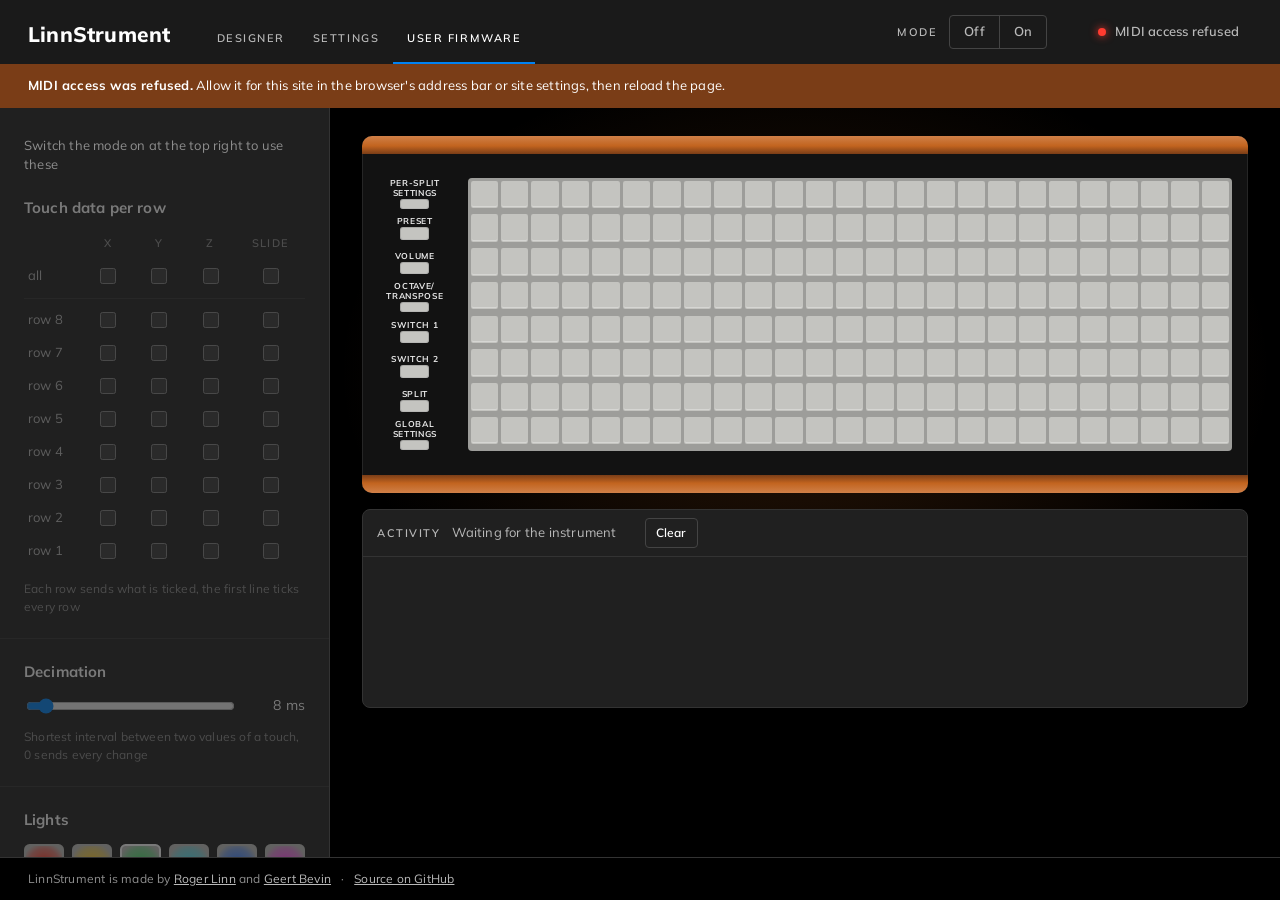
<file: examples/browser/user_firmware_console.html>
<!doctype html>
<!--
Copyright 2026 Roger Linn Design (https://www.rogerlinndesign.com)

Licensed under the Apache License, Version 2.0 (the "License");
you may not use this file except in compliance with the License.
You may obtain a copy of the License at

    http://www.apache.org/licenses/LICENSE-2.0

Unless required by applicable law or agreed to in writing, software
distributed under the License is distributed on an "AS IS" BASIS,
WITHOUT WARRANTIES OR CONDITIONS OF ANY KIND, either express or implied.
See the License for the specific language governing permissions and
limitations under the License.
-->
<html lang="en">
<head>
<meta charset="utf-8">
<meta name="viewport" content="width=device-width, initial-scale=1">
<meta name="description" content="A live view of LinnStrument's User Firmware Mode: every touch with pressure and position, lights to paint, text to draw or scroll.">
<meta name="theme-color" content="#1a1a1a">
<link rel="icon" href="data:image/svg+xml,%3Csvg xmlns='http://www.w3.org/2000/svg' viewBox='0 0 32 32'%3E%3Crect width='32' height='32' rx='6' fill='%23121212'/%3E%3Crect x='3' y='3' width='26' height='3' rx='1' fill='%23c2641f'/%3E%3Crect x='3' y='26' width='26' height='3' rx='1' fill='%23c2641f'/%3E%3Cg fill='%23c4c4c0'%3E%3Crect x='5' y='9' width='5' height='5' rx='1'/%3E%3Crect x='12' y='9' width='5' height='5' rx='1'/%3E%3Crect x='19' y='9' width='5' height='5' rx='1'/%3E%3Crect x='5' y='16' width='5' height='5' rx='1'/%3E%3Crect x='12' y='16' width='5' height='5' rx='1' fill='%2358e07a'/%3E%3Crect x='19' y='16' width='5' height='5' rx='1'/%3E%3C/g%3E%3C/svg%3E">
<title>LinnStrument User Firmware Console</title>
<link rel="preconnect" href="https://fonts.googleapis.com">
<link rel="preconnect" href="https://fonts.gstatic.com" crossorigin>
<link href="https://fonts.googleapis.com/css2?family=Mulish:wght@400;600;700;800&display=swap" rel="stylesheet">
<link rel="stylesheet" href="linnstrument.css">
<style>
  main { display: flex; flex: 1; min-height: 0; }
  aside { width: 330px; flex: none; overflow-y: auto; background: var(--panel); border-right: 1px solid var(--line); }
  section { padding: 22px 24px; border-bottom: 1px solid var(--line); }
  section:last-child { border-bottom: 0; }

  table.axes { border-collapse: collapse; width: 100%; }
  table.axes th { font-weight: 600; color: var(--dim); font-size: 11px; text-transform: uppercase; letter-spacing: .12em; padding: 4px 4px 8px; }
  table.axes td { text-align: center; padding: 3px 4px; }
  table.axes tr:first-child td { padding-bottom: 8px; border-bottom: 1px solid var(--line); }
  table.axes tr:nth-child(2) td { padding-top: 8px; }
  table.axes td:first-child { color: var(--muted); font-size: 13px; text-align: left; width: 4.5em; }
  table.axes label { display: inline-flex; padding: 5px; cursor: pointer; }
  table.axes input { width: 16px; height: 16px; margin: 0; cursor: pointer; }

  .hidden { display: none !important; }
  #scrollHint { margin: -8px 0 0; }
  /* while the mode is off the panel stays in place, its sections dimmed and out of reach */
  .side-note { padding: 16px 24px 0; color: var(--dim); }
  section.off { opacity: .4; }
  .field { display: flex; flex-direction: column; gap: 4px; }
  .field input[type=text], .field select { width: 100%; max-width: none; }
  .field .count { color: var(--dim); font-weight: 400; letter-spacing: 0; text-transform: none; margin-left: 6px; }
  .fields { display: grid; grid-template-columns: 1fr 1fr; gap: 10px; margin-top: 12px; }
  .action { display: flex; align-items: flex-end; gap: 10px; margin-top: 14px; }
  .action .field { width: 4.6em; }
  .action button { margin-left: auto; }
  .slider { display: flex; align-items: center; gap: 12px; }
  .slider input[type=range] { flex: 1; }
  .slider output { min-width: 4em; text-align: right; color: var(--fg); font-variant-numeric: tabular-nums; }

  .palette { display: grid; grid-template-columns: repeat(6, 1fr); gap: 8px; }
  .swatch { aspect-ratio: 1; border-radius: 14%; border: 2px solid transparent; cursor: pointer; background: var(--pad); position: relative; padding: 0; overflow: hidden; }
  .swatch::after { content: ""; position: absolute; inset: 0; border-radius: inherit;
                   background: radial-gradient(circle at 50% 50%, #fff 0%, var(--c) 22%, color-mix(in srgb, var(--c) 55%, var(--pad)) 60%, transparent 85%); }
  .swatch:hover { border-color: var(--dim); }
  .swatch[aria-checked="true"] { border-color: var(--fg); }

  .stage { flex: 1; display: flex; flex-direction: column; min-width: 0; padding: 28px 32px 20px; gap: 16px; overflow: auto;
           background: radial-gradient(ellipse 70% 60% at 50% 35%, rgba(194, 100, 31, .22), transparent 70%), var(--bg); }
  .instrument { background: var(--steel); border-radius: 10px; padding: 20px 16px 20px 12px; position: relative; width: max-content; min-width: 100%;
                box-shadow: inset 0 0 0 1px #262626, 0 24px 60px rgba(0, 0, 0, .7); }
  .instrument::before, .instrument::after { content: ""; position: absolute; left: 0; right: 0; height: 18px;
                background: linear-gradient(180deg, #d08048, var(--cherry) 55%, var(--cherry-2)); }
  .instrument::before { top: 0; border-radius: 10px 10px 0 0; }
  .instrument::after { bottom: 0; border-radius: 0 0 10px 10px; background: linear-gradient(0deg, #d08048, var(--cherry) 55%, var(--cherry-2)); }
  .surface { display: flex; gap: 12px; margin: 22px 0; align-items: stretch; touch-action: none; user-select: none; -webkit-user-select: none; }
  /* the control switches: a printed label above a small button, in the gutter left of the plate */
  .controls { display: grid; grid-template-rows: repeat(8, 1fr); gap: var(--gap); width: 9.5%; min-width: 80px; flex: none; }
  .cell.control { aspect-ratio: auto; background: transparent; box-shadow: none; border-radius: 0; overflow: visible; cursor: pointer;
                  display: flex; flex-direction: column; align-items: center; justify-content: center; gap: 5%; }
  .cell.control .label { font-size: 8.5px; line-height: 1.15; letter-spacing: .08em; color: #e6e6e6; font-weight: 700; text-transform: uppercase;
                         text-align: center; white-space: pre-line; }
  .cell.control .button { position: relative; width: 36%; height: 42%; min-height: 10px; border-radius: 3px; background: var(--pad); overflow: hidden;
                          box-shadow: inset 0 0 0 1px rgba(0, 0, 0, .15), inset 0 -1px 0 rgba(255, 255, 255, .3); }
  .cell.control.pressed { box-shadow: none; }
  .cell.control.pressed .button { box-shadow: inset 0 0 0 2px rgba(0, 0, 0, .6); }
  .cell.control:focus-visible { outline: none; }
  .cell.control:focus-visible .button { outline: 3px solid var(--accent); }
  /* the playing pads: one light grey plate with the pads barely raised out of it */
  /* pads keep a size a pointer can hit; past that the instrument alone scrolls sideways */
  .instrument-scroll { overflow-x: auto; flex: none; }
  .grid { display: grid; gap: var(--gap); padding: var(--gap); flex: 1; background: var(--plate); border-radius: 4px; --pad-min: 20px; }
  .cell { aspect-ratio: 1; border-radius: 8%; border: 1px solid transparent; padding: 0; background: var(--pad); position: relative; cursor: crosshair; overflow: hidden;
          box-shadow: inset 0 -1px 0 rgba(255, 255, 255, .3); }
  .cell:hover { border-color: transparent; }
  .cell:focus-visible { outline: 3px solid var(--accent); outline-offset: 0; z-index: 1; }
  .cell .led { position: absolute; inset: 0; border-radius: inherit; opacity: 0; transition: opacity .08s;
               background: radial-gradient(circle at 50% 50%, #fff 0%, var(--c) 22%, color-mix(in srgb, var(--c) 55%, var(--pad)) 60%, transparent 85%); }
  .cell.lit .led { opacity: 1; }
  .cell .xy { position: absolute; width: calc(22% + var(--z, 0%) * 0.5); height: calc(22% + var(--z, 0%) * 0.5); border-radius: 50%;
              background: radial-gradient(circle, rgba(0, 0, 0, .75) 0%, rgba(0, 0, 0, .55) 60%, rgba(0, 0, 0, 0) 100%);
              left: var(--x, 50%); top: var(--y, 50%); transform: translate(-50%, -50%); opacity: 0; transition: width .06s, height .06s; }
  .cell.pressed { box-shadow: inset 0 0 0 2px rgba(0, 0, 0, .6); }
  .cell.pressed .xy { opacity: 1; }

  .activity { display: flex; flex-direction: column; min-height: 0; background: var(--panel); border: 1px solid var(--line); border-radius: 8px; }
  .activity .bar { display: flex; align-items: center; gap: 12px; padding: 8px 14px; border-bottom: 1px solid var(--line); }
  .activity .bar .spacer { flex: 0 0 4px; }
  /* the latest touch, as a readout set into the bar, the way the designer shows its last message */
  .lastSent { display: inline-flex; align-items: center; gap: 10px; flex: 1; min-width: 0; padding: 5px 12px; border-radius: 4px;
              background: var(--bg); box-shadow: inset 0 0 0 1px var(--line); }
  .lastSent .caps { color: var(--dim); white-space: nowrap; }
  .readout { font-family: ui-monospace, SFMono-Regular, Menlo, monospace; font-size: 12px; color: var(--fg); white-space: nowrap; overflow: hidden; text-overflow: ellipsis; flex: 1; }
  .activity pre { margin: 0; padding: 10px 14px; height: 150px; overflow: auto; font: 12px/1.5 ui-monospace, SFMono-Regular, Menlo, monospace; color: var(--muted); }

  @media (prefers-reduced-motion: reduce) {
    .cell .led, .cell .xy, button, .swatch { transition: none; }
  }
  @media (forced-colors: active) {
    .cell, .swatch, .cell.control .button { border-color: ButtonText; }
    .cell.control .button { border: 1px solid ButtonText; }
    .cell.lit .led, .swatch::after, .status .dot { forced-color-adjust: none; }
  }
  @media (max-width: 960px) {
    /* one column: the page scrolls as a whole, the instrument first */
    main { flex-direction: column; flex: 1 0 auto; min-height: auto; }
    aside { width: auto; border-right: 0; border-top: 1px solid var(--line); order: 2; overflow: visible; }
    .stage { padding: 20px 16px; overflow: visible; }
    .controls { min-width: 64px; }
  }
  /* a width a phone or tablet has, where a finger plays the pads */
  @media (max-width: 760px) {
    .grid { --pad-min: 26px; }
  }
</style>
</head>
<body>

<header>
  <h1 class="brand"><a href="index.html"><b>LinnStrument</b></a></h1>
  <nav class="pages" aria-label="Pages">
    <a href="surface_designer.html">Designer</a>
    <a href="settings_editor.html">Settings</a>
    <a href="user_firmware_console.html" aria-current="page">User firmware</a>
  </nav>
</header>

<main>
  <aside id="side">
    <div class="meta side-note" id="sideNote">Switch the mode on at the top right to use these</div>
    <section class="mode-only hidden">
      <h2>Touch data per row</h2>
      <table class="axes">
        <thead><tr><th></th><th>X</th><th>Y</th><th>Z</th><th>Slide</th></tr></thead>
        <tbody id="axes"></tbody>
      </table>
      <div class="hint">Each row sends what is ticked, the first line ticks every row</div>
    </section>

    <section class="mode-only hidden">
      <h2>Decimation</h2>
      <div class="slider">
        <input type="range" id="decimation" min="0" max="127" value="8" aria-label="Decimation interval in milliseconds">
        <output id="decimationValue">8 ms</output>
      </div>
      <div class="hint">Shortest interval between two values of a touch, 0 sends every change</div>
    </section>

    <section class="mode-only hidden">
      <h2>Lights</h2>
      <div class="palette" id="palette" role="radiogroup" aria-label="Paint color"></div>
      <div class="row" style="margin-top:12px">
        <button class="small" id="clearAll">Switch all off</button>
      </div>
      <div class="hint">Click a pad to light it, click again to switch it off, drag to paint a run</div>
    </section>

    <section class="mode-only hidden" id="textSection">
      <h2>Text</h2>
      <p class="hint hidden" id="textNeeds">Text over MIDI arrived with firmware 2.4.0; this instrument's firmware is older.</p>
      <label class="field"><span class="caps">Text <span id="textCount" class="count">2 of 32</span></span>
        <input type="text" id="text" maxlength="32" value="Hi" placeholder="Up to 32 characters"></label>
      <div class="fields">
        <label class="field"><span class="caps">Font</span><select id="font"></select></label>
        <label class="field"><span class="caps">Color</span><select id="textColor"></select></label>
      </div>
      <div class="action">
        <label class="field"><span class="caps">Column</span><input type="number" id="textCol" min="1" max="25" value="1"></label>
        <label class="field"><span class="caps">Row</span><input type="number" id="textRow" min="0" max="7" value="0"></label>
        <button id="draw">Draw</button>
      </div>
      <div class="hint">Draw puts the text's bottom left on that pad</div>
      <div class="action">
        <label class="field"><span class="caps">Row</span><input type="number" id="scrollRow" min="0" max="7" value="0"></label>
        <button id="scroll">Scroll</button>
      </div>
      <div class="hint">Scroll runs the text along that row</div>
    </section>
  </aside>

  <div class="stage">
    <div class="instrument-scroll">
    <div class="instrument">
      <div class="surface" id="surface" role="group" aria-label="Pads: arrow keys move, Enter or Space lights or clears one">
        <div class="controls" id="controls"></div>
        <div class="grid" id="grid"></div>
      </div>
    </div>
    </div>
    <p class="hint hidden" id="scrollHint">On a touch screen, swipe the frame around the pads to scroll sideways</p>
    <div class="activity">
      <div class="bar">
        <span class="caps">Activity</span>
        <span class="meta" id="activityNote" style="margin:0" aria-live="polite">Waiting for the instrument</span>
        <span class="lastSent hidden" id="lastSent"><span class="caps">Last touch</span><span class="readout" id="readout" aria-live="off"></span></span>
        <span class="spacer"></span>
        <button class="small" id="clearLog">Clear</button>
      </div>
      <pre id="log" role="log" aria-live="off" aria-label="Log"></pre>
    </div>
  </div>
</main>
<footer>
  LinnStrument is made by <a href="https://www.rogerlinndesign.com/linnstrument">Roger Linn</a> and <a href="https://uwyn.com">Geert Bevin</a><span class="sep"></span><a href="https://github.com/rogerlinndesign/linnstrument-firmware">Source on GitHub</a>
</footer>

<script src="user_firmware_protocol.js"></script>
<script src="connection.js"></script>
<script>
(function () {
  "use strict";
  const ufm = window.LinnUserFirmware;
  const $ = function (id) { return document.getElementById(id); };

  const LED_CSS = { 1: "#ff4a3d", 2: "#ffd23a", 3: "#58e07a", 4: "#5fe3f0", 5: "#4f8cff", 6: "#ff5cf0",
                    7: "#000000", 8: "#f4f7ff", 9: "#ff9a2e", 10: "#b8f04a", 11: "#ff7ac2" };
  const COLUMN_LABELS = ["Global\nSettings", "Split", "Switch 2", "Switch 1", "Octave/\nTranspose", "Volume", "Preset", "Per-Split\nSettings"];
  const COLOR_NAMES = {};
  Object.keys(ufm.COLORS).forEach(function (name) { COLOR_NAMES[ufm.COLORS[name]] = name; });

  let output = null;   // the instrument, from the connection
  let columns = 26;
  let pickedModel = 200;     // the model shown until an instrument reports its own
  let model = null;
  let paintColor = ufm.COLORS.green;
  let surface = ufm.createSurfaceState(columns);
  const cells = {};
  const painted = {};

  $("clearLog").addEventListener("click", function () { $("log").textContent = ""; });

  function logLine(text) {
    const log = $("log");
    log.textContent = (text + "\n" + log.textContent).split("\n").slice(0, 300).join("\n");
  }

  function send(messages) {
    if (!output) { logLine("choose the MIDI out in the connection at the top right"); return false; }
    return conn.send(messages);
  }

  // the state the instrument reported, on the two halves of the switch in the header; the
  // side panel only has something to offer while the mode is on
  let modeOn = false;
  function showMode(on) {
    modeOn = on === true;
    if (!$("enter")) return;
    $("enter").setAttribute("aria-pressed", on === true ? "true" : "false");
    $("leave").setAttribute("aria-pressed", on === false ? "true" : "false");
    $("sideNote").classList.toggle("hidden", on === true);
    document.querySelectorAll(".mode-only").forEach(function (section) {
      section.classList.remove("hidden");
      section.classList.toggle("off", on !== true);
      section.inert = on !== true;
    });
    showTextSupport();
    $("activityNote").textContent = on === null ? "Waiting for the instrument" : on ? "Mode on" : "The instrument plays as usual; switch the mode on at the top right to take it over";
    $("lastSent").classList.toggle("hidden", on !== true);
    if (on !== true) $("readout").textContent = "";
  }


  // rows: one checkbox per axis per row, and a line that sets every row at once
  function buildAxes() {
    const body = $("axes");
    body.innerHTML = "";
    const axes = ["x", "y", "z", "slide"];
    const boxes = {};
    const all = document.createElement("tr");
    all.innerHTML = "<td>all</td>";
    axes.forEach(function (axis) {
      const td = document.createElement("td");
      const wrap = document.createElement("label");
      const box = document.createElement("input");
      box.type = "checkbox";
      box.setAttribute("aria-label", axis + " on every row");
      box.addEventListener("change", function () {
        for (let row = 0; row < 8; row++) {
          boxes[row + axis].checked = box.checked;
          send(ufm.enableAxis(row, axis, box.checked));
        }
        logLine((box.checked ? "enabled " : "disabled ") + axis + " on every row");
      });
      wrap.appendChild(box);
      td.appendChild(wrap);
      all.appendChild(td);
    });
    body.appendChild(all);
    for (let row = 7; row >= 0; row--) {
      const tr = document.createElement("tr");
      tr.innerHTML = "<td>row " + (row + 1) + "</td>";
      axes.forEach(function (axis) {
        const td = document.createElement("td");
        const wrap = document.createElement("label");
        const box = document.createElement("input");
        box.type = "checkbox";
        box.setAttribute("aria-label", axis + " on row " + (row + 1));
        box.addEventListener("change", function () {
          send(ufm.enableAxis(row, axis, box.checked));
          logLine((box.checked ? "enabled " : "disabled ") + axis + " on row " + (row + 1));
        });
        boxes[row + axis] = box;
        wrap.appendChild(box);
        td.appendChild(wrap);
        tr.appendChild(td);
      });
      body.appendChild(tr);
    }
  }

  function buildPalette() {
    const palette = $("palette");
    palette.innerHTML = "";
    Object.keys(ufm.COLORS).forEach(function (name) {
      const color = ufm.COLORS[name];
      if (color === 0 || color === ufm.COLORS.black) return;
      const swatch = document.createElement("button");
      swatch.type = "button";
      swatch.className = "swatch";
      swatch.title = name;
      swatch.setAttribute("role", "radio");
      swatch.setAttribute("aria-label", name);
      swatch.setAttribute("aria-checked", color === paintColor ? "true" : "false");
      swatch.tabIndex = color === paintColor ? 0 : -1;
      swatch.style.setProperty("--c", LED_CSS[color]);
      swatch.dataset.color = color;
      swatch.addEventListener("click", function () { choosePaint(swatch, color); });
      palette.appendChild(swatch);
    });
    palette.addEventListener("keydown", function (e) {
      const all = Array.prototype.slice.call(palette.querySelectorAll(".swatch"));
      const at = all.indexOf(document.activeElement);
      if (at < 0) return;
      const step = { ArrowRight: 1, ArrowDown: 1, ArrowLeft: -1, ArrowUp: -1 }[e.key];
      if (!step) return;
      e.preventDefault();
      const next = all[(at + step + all.length) % all.length];
      choosePaint(next, parseInt(next.dataset.color, 10));
      next.focus();
    });
  }

  function choosePaint(swatch, color) {
    paintColor = color;
    $("palette").querySelectorAll(".swatch").forEach(function (s) {
      const on = s === swatch;
      s.setAttribute("aria-checked", on ? "true" : "false");
      s.tabIndex = on ? 0 : -1;
    });
  }

  function fillSelect(select, values, chosen, skip, labels) {
    select.innerHTML = "";
    Object.keys(values).forEach(function (name) {
      if (skip && skip(values[name])) return;
      select.appendChild(new Option(labels && labels[name] ? labels[name] : name, values[name], false, name === chosen));
    });
  }

  function buildGrid() {
    const grid = $("grid");
    const controls = $("controls");
    grid.innerHTML = "";
    controls.innerHTML = "";
    Object.keys(cells).forEach(function (k) { delete cells[k]; });
    Object.keys(painted).forEach(function (k) { delete painted[k]; });
    surface = ufm.createSurfaceState(columns);
    const gap = columns > 20 ? "3px" : "4px";
    grid.style.setProperty("--gap", gap);
    controls.style.setProperty("--gap", gap);
    grid.style.gridTemplateColumns = "repeat(" + (columns - 1) + ", minmax(var(--pad-min, 0px), 1fr))";
    for (let row = 7; row >= 0; row--) {
      for (let col = 0; col < columns; col++) {
        const el = document.createElement("button");
        el.type = "button";
        el.className = col === 0 ? "cell control" : "cell";
        el.dataset.col = col;
        el.dataset.row = row;
        el.tabIndex = col === 0 && row === 7 ? 0 : -1;
        if (col === 0) {
          const label = document.createElement("span");
          label.className = "label";
          label.textContent = COLUMN_LABELS[row];
          label.setAttribute("aria-hidden", "true");
          el.appendChild(label);
          const button = document.createElement("div");
          button.className = "button";
          button.innerHTML = '<div class="led"></div><div class="xy"></div>';
          el.appendChild(button);
        } else {
          el.innerHTML = '<div class="led"></div><div class="xy"></div>';
        }
        cells[col + ":" + row] = el;
        describeCell(col, row);
        (col === 0 ? controls : grid).appendChild(el);
      }
    }
  }

  // what a screen reader hears for a pad: its place, its light and whether a finger is on it
  function describeCell(col, row) {
    const el = cells[col + ":" + row];
    if (!el) return;
    const cell = surface.cell(col, row);
    const parts = [col === 0 ? COLUMN_LABELS[row].replace("\n", " ") + " switch, row " + row : "column " + col + ", row " + row,
                   painted[col + ":" + row] ? COLOR_NAMES[painted[col + ":" + row]] : "off"];
    if (cell && cell.pressed) parts.push("pressed, velocity " + cell.velocity);
    el.setAttribute("aria-label", parts.join(", "));
  }

  // one pad is in the tab order; the arrow keys move between them, Enter or Space paints
  $("surface").addEventListener("keydown", function (e) {
    const el = document.activeElement;
    if (!el || !el.classList.contains("cell")) return;
    let col = parseInt(el.dataset.col, 10), row = parseInt(el.dataset.row, 10);
    if (e.key === "ArrowLeft") col--;
    else if (e.key === "ArrowRight") col++;
    else if (e.key === "ArrowUp") row++;
    else if (e.key === "ArrowDown") row--;
    else if (e.key === "Home") col = 0;
    else if (e.key === "End") col = columns - 1;
    else if (e.key === "Enter" || e.key === " ") {
      e.preventDefault();
      painting = { clear: !!painted[col + ":" + row], last: col + ":" + row };
      paintCell({ col: col, row: row });
      painting = null;
      return;
    }
    else return;
    e.preventDefault();
    const next = cells[Math.max(0, Math.min(columns - 1, col)) + ":" + Math.max(0, Math.min(7, row))];
    if (next && next !== el) { el.tabIndex = -1; next.tabIndex = 0; next.focus(); }
  });

  function showLight(col, row, color) {
    const key = col + ":" + row;
    const el = cells[key];
    if (!el) return;
    if (color) {
      painted[key] = color;
      el.style.setProperty("--c", LED_CSS[color]);
      el.classList.add("lit");
    } else {
      delete painted[key];
      el.classList.remove("lit");
    }
    describeCell(col, row);
  }

  // painting: a click lights or clears one pad, a drag carries the same action over every pad
  // it crosses
  let painting = null;
  function cellFromEvent(e) {
    const el = document.elementFromPoint(e.clientX, e.clientY);
    const cell = el && el.closest ? el.closest(".cell") : null;
    return cell ? { col: parseInt(cell.dataset.col, 10), row: parseInt(cell.dataset.row, 10) } : null;
  }
  function paintCell(c) {
    const key = c.col + ":" + c.row;
    const color = painting.clear ? 0 : paintColor;
    if ((painted[key] || 0) === color) return;
    if (send(ufm.setLed(c.col, c.row, color))) showLight(c.col, c.row, color);
  }
  $("surface").addEventListener("pointerdown", function (e) {
    const c = cellFromEvent(e);
    if (!c) return;
    e.preventDefault();
    painting = { clear: !!painted[c.col + ":" + c.row], last: c.col + ":" + c.row };
    paintCell(c);
    $("surface").setPointerCapture(e.pointerId);
  });
  $("surface").addEventListener("pointermove", function (e) {
    if (!painting) return;
    const c = cellFromEvent(e);
    if (!c || c.col + ":" + c.row === painting.last) return;
    painting.last = c.col + ":" + c.row;
    paintCell(c);
  });
  function endPainting() { painting = null; }
  $("surface").addEventListener("pointerup", endPainting);
  $("surface").addEventListener("pointercancel", endPainting);

  $("clearAll").addEventListener("click", function () {
    const zeros = [];
    for (let i = 0; i < columns * 8; i++) zeros.push(0);
    // an older firmware has no painted runs, so every cell is cleared on its own
    let off = ufm.paintRun(0, 0, zeros);
    if (conn.info().firmwareOld) { off = []; for (let i = 0; i < zeros.length; i++) off = off.concat(ufm.setLed(i % columns, Math.floor(i / columns), 0)); }
    if (send(off)) {
      Object.keys(painted).forEach(function (key) {
        const parts = key.split(":");
        showLight(parseInt(parts[0], 10), parseInt(parts[1], 10), 0);
      });
      logLine("all lights switched off");
    }
  });

  function showTouch(c) {
    const el = cells[c.col + ":" + c.row];
    if (!el) return;
    el.classList.toggle("pressed", c.pressed);
    el.style.setProperty("--z", Math.round(c.pressure / 127 * 100) + "%");
    if (c.x !== null) {
      const cellWidth = 170.625;
      const inCell = (c.x / cellWidth) - (c.col - 1);
      el.style.setProperty("--x", Math.round(Math.max(0, Math.min(1, inCell)) * 100) + "%");
    }
    if (c.y !== null) el.style.setProperty("--y", Math.round((1 - c.y / 127) * 100) + "%");
    describeCell(c.col, c.row);
    $("readout").textContent = "column " + c.col + ", row " + c.row + (c.pressed ? ", pressed, velocity " + c.velocity : ", released") +
      (c.pressure ? ", pressure " + c.pressure : "") + (c.x !== null ? ", x " + c.x : "") + (c.y !== null ? ", y " + c.y : "");
  }

  function onEvent(event) {
    switch (event.type) {
      case "mode":
        showMode(event.active);
        logLine("instrument reports mode " + (event.active ? "on" : "off"));
        return;
      case "model":
        model = event.model;
        pickedModel = model;
        LinnConnection.storeModel(model);
        $("modelPick").value = String(model);
        modelPickField.classList.add("hidden");
        setColumns(event.columns);
        logLine("instrument reports model " + model);
        return;
      case "version": case "build": case "calibrated":
        return;
      case "slide":
        logLine("slide leaving column " + event.fromCol + " on row " + event.row);
        return;
    }
    const changed = surface.apply(event);
    if (changed) showTouch(changed);
    if (event.type === "press" || event.type === "release") {
      logLine(event.type + " column " + event.col + " row " + event.row + " velocity " + event.velocity);
    }
  }

  function textArguments() {
    return [parseInt($("font").value, 10), parseInt($("textColor").value, 10), $("text").value];
  }

  $("decimation").addEventListener("input", function () {
    const ms = parseInt($("decimation").value, 10);
    $("decimationValue").textContent = ms + " ms";
    send(ufm.setDecimation(ms));
  });
  $("draw").addEventListener("click", function () {
    try {
      send(ufm.drawText.apply(null, [parseInt($("textCol").value, 10), parseInt($("textRow").value, 10)].concat(textArguments())));
      logLine("drew \"" + $("text").value + "\"");
    } catch (err) { logLine(String(err.message || err)); }
  });
  $("text").addEventListener("input", function () { $("textCount").textContent = $("text").value.length + " of 32"; });
  $("scroll").addEventListener("click", function () {
    try {
      send(ufm.scrollText.apply(null, [parseInt($("scrollRow").value, 10)].concat(textArguments())));
      logLine("scrolled \"" + $("text").value + "\"");
    } catch (err) { logLine(String(err.message || err)); }
  });

  const FONT_LABELS = { tiny: "tiny, digits only", small: "small, capitals and digits", big: "big", condensed: "condensed, capitals and digits" };
  fillSelect($("font"), ufm.FONTS, "big", null, FONT_LABELS);
  fillSelect($("textColor"), ufm.COLORS, "green", function (c) { return c === 0 || c === ufm.COLORS.black; });
  buildAxes();
  buildPalette();
  buildGrid();

  // an older firmware ignores CC 26 to 29, so the text controls rest with a line saying why
  function showTextSupport() {
    const old = !!(conn && conn.info().firmwareOld);
    $("textNeeds").classList.toggle("hidden", !old);
    const section = $("textSection");
    if (old) { section.classList.add("off"); section.inert = true; }
  }
  function setColumns(count) {
    if (count !== columns) { columns = count; buildGrid(); }
    $("textCol").max = columns - 1;
    surface = ufm.createSurfaceState(columns);
  }
  // the model to show while no instrument reports its own (an older firmware never does)
  const modelPickField = document.createElement("div");
  modelPickField.innerHTML = '<label><span class="caps">Model</span><select id="modelPick" aria-label="Model to show while the instrument does not report one"><option value="200">LinnStrument 200</option><option value="128">LinnStrument 128</option></select></label>' +
    '<div class="hint">Firmware before 2.4.0 cannot report it, so pick yours; the page remembers it</div>';
  modelPickField.className = "ports";
  const modeHint = document.createElement("div");
  modeHint.className = "hint";
  modeHint.textContent = "Instrument silent after the page closed with the mode on? Hold OS Update in Global Settings (column 16, third row) for a second. A short tap switches it to update mode instead; tap again to come back";
  let conn = null;
  conn = LinnConnection.create({
    extras: [modelPickField, modeHint],
    onEvent: onEvent,
    onFirmware: function () {
      showTextSupport();
      if (LinnConnection.storedModel() === null) conn.open(true, false);
    },
    onPorts: function (ports) {
      output = ports.output;
      model = null;
      modelPickField.classList.remove("hidden");
      showMode(null);
      setColumns(ufm.columnsFor(pickedModel));
      // a touch the old port reported is not on the new one
      surface = ufm.createSurfaceState(columns);
      Object.keys(cells).forEach(function (k) { cells[k].classList.remove("pressed"); });
    },
  });
  $("modelPick").addEventListener("change", function () {
    pickedModel = parseInt($("modelPick").value, 10);
    LinnConnection.storeModel(pickedModel);
    setColumns(ufm.columnsFor(pickedModel));
  });
  if (LinnConnection.storedModel() === 128 && !model) {
    pickedModel = 128;
    $("modelPick").value = "128";
    setColumns(ufm.columnsFor(pickedModel));
  }
  const modeSwitch = document.createElement("div");
  modeSwitch.className = "toolbar-switch";
  modeSwitch.innerHTML = '<span class="caps">Mode</span>' +
    '<div class="segmented" role="group" aria-label="User firmware mode"><button id="leave" aria-pressed="false">Off</button><button id="enter" aria-pressed="false">On</button></div>';
  conn.addControl(modeSwitch);
  $("enter").addEventListener("click", function () { send(ufm.enterUserFirmwareMode()); });
  $("leave").addEventListener("click", function () { send(ufm.leaveUserFirmwareMode()); });
  // leaving the page, by a tab or by closing it, hands the instrument back, as the designer does
  window.addEventListener("pagehide", function () { if (modeOn) send(ufm.leaveUserFirmwareMode()); });
  showMode(null);

  // a hint for touch screens, where a swipe on the pads plays them, shown only while the
  // instrument is wider than its area
  const scroller = document.querySelector(".instrument-scroll");
  const scrollWatch = new ResizeObserver(function () {
    $("scrollHint").classList.toggle("hidden", scroller.scrollWidth <= scroller.clientWidth + 1);
  });
  scrollWatch.observe(scroller);
  scrollWatch.observe(scroller.querySelector(".instrument"));
})();
</script>
</body>
</html>
</file>
<file: examples/linnstrument.css>
/*
Copyright 2026 Roger Linn Design (https://www.rogerlinndesign.com)

Licensed under the Apache License, Version 2.0 (the "License");
you may not use this file except in compliance with the License.
You may obtain a copy of the License at

    http://www.apache.org/licenses/LICENSE-2.0

Unless required by applicable law or agreed to in writing, software
distributed under the License is distributed on an "AS IS" BASIS,
WITHOUT WARRANTIES OR CONDITIONS OF ANY KIND, either express or implied.
See the License for the specific language governing permissions and
limitations under the License.
*/
/* The look the LinnStrument pages share, after rogerlinndesign.com: Mulish, near-black panels,
   white over grey, one blue accent. Each page adds its own rules in a style block. */
:root {
  color-scheme: dark;
  --bg: #000; --bar: #1a1a1a; --panel: #202020; --panel-2: #2a2a2a; --line: #333; --line-2: #444;
  --fg: #fff; --text: #d9d9d9; --muted: #b9b9b9; --dim: #8e8e8e;
  --accent: #0082f3; --accent-2: #3898ec; --cherry: #c2641f; --cherry-2: #7a3d17;
  --ok: #4fd36f; --warn: #ffb020; --bad: #ff3b30;
  --steel: #121212; --pad: #dadad6; --plate: #b6b6b1; --touch: #111;
}
* { box-sizing: border-box; }
html, body { height: 100%; }
body { margin: 0; font: 14px/1.5 "Mulish", "Helvetica Neue", Helvetica, Arial, sans-serif; letter-spacing: .2px;
       background: var(--bg); color: var(--text); display: flex; flex-direction: column; min-height: 100vh; }
button, select, input { font: inherit; letter-spacing: inherit; color: inherit; }
:focus-visible { outline: 2px solid var(--accent); outline-offset: 2px; }
.caps { text-transform: uppercase; letter-spacing: .14em; font-size: 11px; font-weight: 600; color: var(--muted); }
.visually-hidden { position: absolute; width: 1px; height: 1px; overflow: hidden; clip: rect(0 0 0 0); white-space: nowrap; }

header { display: flex; align-items: center; gap: 24px; padding: 0 28px; height: 64px; background: var(--bar); position: sticky; top: 0; z-index: 2; }
.brand { display: flex; align-items: baseline; gap: 14px; white-space: nowrap; margin: 0; font-weight: 400; }
.brand b { font-size: 21px; font-weight: 800; color: var(--fg); letter-spacing: .01em; }
/* the pages, as tabs the way the site's navigation bar does them: the current one white and
   underlined */
.pages { display: flex; align-self: stretch; margin-left: 8px; }
/* the tabs sit on the brand's baseline: the top padding moves their text down half its height */
.pages a { display: flex; align-items: center; padding: 14px 14px 0; color: var(--muted); text-decoration: none; white-space: nowrap;
           text-transform: uppercase; letter-spacing: .14em; font-size: 11px; font-weight: 600; border-bottom: 2px solid transparent; }
.pages a:hover { color: var(--fg); }
.pages a[aria-current="page"] { color: var(--fg); border-bottom-color: var(--accent); }
header .spacer { flex: 1; }
/* a page's switch in the header, left of the connection: its name and a two-way choice */
.toolbar-switch { display: flex; align-items: center; gap: 12px; margin-right: 14px; }
.toolbar-switch .segmented button { padding: 6px 14px; font-size: 13px; }
/* the connection, top right: a dot and a label that open the panel with the ports */
.connection { display: flex; align-items: center; gap: 9px; border: 1px solid transparent; border-radius: 4px; padding: 7px 12px; color: var(--muted);
              font-size: 13px; font-weight: 600; white-space: nowrap; }
.connection:hover, .connection[aria-expanded="true"] { border-color: var(--line-2); color: var(--fg); }
.connection .dot { width: 8px; height: 8px; border-radius: 50%; background: var(--bad); box-shadow: 0 0 8px var(--bad); flex: none; }
.connection.ready .dot { background: var(--warn); box-shadow: 0 0 8px var(--warn); }
.connection.on .dot { background: var(--ok); box-shadow: 0 0 8px var(--ok); }
/* something in the panel wants a look: not calibrated, or a warning the page put there */
.connection .flag { width: 7px; height: 7px; border-radius: 50%; background: var(--warn); flex: none; }
.brand a { color: inherit; text-decoration: none; }
.connection-panel { position: absolute; top: 64px; right: 20px; width: 330px; max-width: calc(100vw - 32px); padding: 20px 24px 22px; z-index: 5;
                    background: var(--panel); border: 1px solid var(--line-2); border-radius: 8px; box-shadow: 0 18px 50px rgba(0, 0, 0, .6); }
.connection-panel .ports { margin-top: 14px; }
.connection-panel .hint { margin-top: 6px; }
.connection-banner { padding: 12px 28px; background: var(--cherry-2); color: var(--fg); font-size: 13px; line-height: 1.5; }
.connection-banner b { font-weight: 700; }
@media (forced-colors: active) {
  .connection .dot, .connection .flag { forced-color-adjust: none; }
  .segmented button[aria-pressed="true"] { outline: 2px solid Highlight; outline-offset: -2px; }
}
/* the connection: the status line and the two ports, at the top of a page's sidebar */
.status { display: flex; align-items: flex-start; gap: 9px; color: var(--muted); font-size: 13px; line-height: 1.4; }
.status .dot { width: 8px; height: 8px; border-radius: 50%; background: var(--bad); box-shadow: 0 0 8px var(--bad); flex: none; margin-top: 5px; }
.status.ready .dot { background: var(--warn); box-shadow: 0 0 8px var(--warn); }
.status.on .dot { background: var(--ok); box-shadow: 0 0 8px var(--ok); }
.info { font-size: 13px; margin-top: 8px; margin-left: 17px; color: var(--muted); }
.info:empty { display: none; }
.info.ok { color: var(--ok); }
.info.warn { color: var(--warn); }
.ports { display: flex; flex-direction: column; gap: 10px; margin-top: 12px; }
.ports label { display: flex; flex-direction: column; gap: 3px; }
.ports select { max-width: none; width: 100%; }
select { background: var(--panel-2); border: 1px solid var(--line-2); border-radius: 4px; padding: 7px 30px 7px 10px; max-width: 230px; color: var(--fg);
         appearance: none; -webkit-appearance: none; background-image: url("data:image/svg+xml,%3Csvg xmlns='http://www.w3.org/2000/svg' width='10' height='6'%3E%3Cpath d='M1 1l4 4 4-4' fill='none' stroke='%23b9b9b9' stroke-width='1.5'/%3E%3C/svg%3E");
         background-repeat: no-repeat; background-position: right 10px center; }
select:hover, input:hover { border-color: var(--dim); }
input[type=text], input[type=number], input[type=search] { background: var(--panel-2); border: 1px solid var(--line-2); border-radius: 4px; padding: 7px 10px; color: var(--fg); }
input[type=number] { width: 4.4em; }
input[type=range] { accent-color: var(--accent); }
input[type=checkbox] { accent-color: var(--accent); width: 16px; height: 16px; margin: 0; cursor: pointer; }
button { background: transparent; border: 1px solid var(--line-2); border-radius: 4px; padding: 8px 14px; cursor: pointer; color: var(--fg); font-weight: 600; }
button:hover { border-color: var(--muted); }
button:active { transform: translateY(1px); }
button:disabled { opacity: .5; cursor: default; transform: none; }
button.primary { background: var(--accent); border-color: var(--accent); color: #fff; }
button.primary:hover { background: var(--accent-2); border-color: var(--accent-2); }
button.small { padding: 5px 10px; font-size: 12px; }
/* a two-way choice whose filled half is the state the instrument reported */
.segmented { display: inline-flex; border: 1px solid var(--line-2); border-radius: 4px; overflow: hidden; }
.segmented button { border: 0; border-radius: 0; padding: 8px 18px; color: var(--muted); background: transparent; }
.segmented button + button { border-left: 1px solid var(--line-2); }
.segmented button:hover { color: var(--fg); }
.segmented button[aria-pressed="true"] { background: var(--accent); color: #fff; }
.segmented button:focus-visible { outline-offset: -2px; }

/* the line at the foot of every page: who makes the instrument, who made the pages, the source */
footer { flex: none; padding: 12px 28px; color: var(--dim); font-size: 12px; line-height: 1.5; border-top: 1px solid var(--line); }
footer a { color: var(--muted); }
footer a:hover { color: var(--fg); }
footer .sep::before { content: "\00b7"; margin: 0 10px; }

h2 { font-size: 15px; font-weight: 700; color: var(--fg); margin: 0 0 12px; letter-spacing: .01em; }
.row { display: flex; align-items: center; gap: 10px; flex-wrap: wrap; }
.row + .row { margin-top: 10px; }
.row label { display: inline-flex; align-items: center; gap: 8px; color: var(--muted); }
.meta { color: var(--muted); font-size: 13px; margin-top: 12px; }
.hint { color: var(--dim); font-size: 12px; line-height: 1.5; margin-top: 12px; }

@media (prefers-reduced-motion: reduce) {
  button { transition: none; }
}
@media (max-width: 960px) {
  header { height: 56px; padding: 0 16px; gap: 12px; }
  header { flex-wrap: wrap; height: auto; min-height: 56px; padding: 6px 16px; row-gap: 0; }
  .pages { order: 3; flex-basis: 100%; height: 40px; overflow-x: auto; margin-left: -4px; }
  .connection-panel { top: 100%; right: 8px; }
  .connection .label { position: absolute; width: 1px; height: 1px; overflow: hidden; clip: rect(0 0 0 0); white-space: nowrap; }
  .toolbar-switch .caps { display: none; }
  .brand b { font-size: 18px; }
  .pages { margin-left: 0; }
  .pages a { padding: 0 10px; }
  footer { padding: 10px 16px; }
}
</file>
<file: examples/browser/linnstrument.css>
/*
Copyright 2026 Roger Linn Design (https://www.rogerlinndesign.com)

Licensed under the Apache License, Version 2.0 (the "License");
you may not use this file except in compliance with the License.
You may obtain a copy of the License at

    http://www.apache.org/licenses/LICENSE-2.0

Unless required by applicable law or agreed to in writing, software
distributed under the License is distributed on an "AS IS" BASIS,
WITHOUT WARRANTIES OR CONDITIONS OF ANY KIND, either express or implied.
See the License for the specific language governing permissions and
limitations under the License.
*/
/* The look the LinnStrument pages share, after rogerlinndesign.com: Mulish, near-black panels,
   white over grey, one blue accent. Each page adds its own rules in a style block. */
:root {
  color-scheme: dark;
  --bg: #000; --bar: #1a1a1a; --panel: #202020; --panel-2: #2a2a2a; --line: #333; --line-2: #444;
  --fg: #fff; --text: #d9d9d9; --muted: #b9b9b9; --dim: #8e8e8e;
  --accent: #0082f3; --accent-2: #3898ec; --cherry: #c2641f; --cherry-2: #7a3d17;
  --ok: #4fd36f; --warn: #ffb020; --bad: #ff3b30;
  --steel: #121212; --pad: #c4c4c0; --plate: #9d9d9a; --touch: #111;
}
* { box-sizing: border-box; }
html, body { height: 100%; }
body { margin: 0; font: 14px/1.5 "Mulish", "Helvetica Neue", Helvetica, Arial, sans-serif; letter-spacing: .2px;
       background: var(--bg); color: var(--text); display: flex; flex-direction: column; min-height: 100vh; }
button, select, input { font: inherit; letter-spacing: inherit; color: inherit; }
:focus-visible { outline: 2px solid var(--accent); outline-offset: 2px; }
.caps { text-transform: uppercase; letter-spacing: .14em; font-size: 11px; font-weight: 600; color: var(--muted); }
.visually-hidden { position: absolute; width: 1px; height: 1px; overflow: hidden; clip: rect(0 0 0 0); white-space: nowrap; }

header { display: flex; align-items: center; gap: 24px; padding: 0 28px; height: 64px; background: var(--bar); position: sticky; top: 0; z-index: 2; flex: none; }
.brand { display: flex; align-items: baseline; gap: 14px; white-space: nowrap; margin: 0; font-weight: 400; }
.brand b { font-size: 21px; font-weight: 800; color: var(--fg); letter-spacing: .01em; }
/* the pages, as tabs the way the site's navigation bar does them: the current one white and
   underlined */
.pages { display: flex; align-self: stretch; margin-left: 8px; }
/* the tabs sit on the brand's baseline: the top padding moves their text down half its height */
.pages a { display: flex; align-items: center; padding: 14px 14px 0; color: var(--muted); text-decoration: none; white-space: nowrap;
           text-transform: uppercase; letter-spacing: .14em; font-size: 11px; font-weight: 600; border-bottom: 2px solid transparent; }
.pages a:hover { color: var(--fg); }
.pages a[aria-current="page"] { color: var(--fg); border-bottom-color: var(--accent); }
header .spacer { flex: 1; }
/* a page's switch in the header, left of the connection: its name and a two-way choice */
.toolbar-switch { display: flex; align-items: center; gap: 12px; margin-right: 14px; flex: none; white-space: nowrap; }
.toolbar-switch .segmented button { padding: 6px 14px; font-size: 13px; }
/* the connection, top right: a dot and a label that open the panel with the ports */
.connection { display: flex; align-items: center; gap: 9px; border: 1px solid transparent; border-radius: 4px; padding: 7px 12px; color: var(--muted);
              font-size: 13px; font-weight: 600; white-space: nowrap; min-width: 0; }
/* a long port name ends in an ellipsis rather than pushing the page sideways; the panel has it whole */
.connection .label { overflow: hidden; text-overflow: ellipsis; max-width: 260px; }
.connection:hover, .connection[aria-expanded="true"] { border-color: var(--line-2); color: var(--fg); }
.connection .dot { width: 8px; height: 8px; border-radius: 50%; background: var(--bad); box-shadow: 0 0 8px var(--bad); flex: none; }
.connection.ready .dot { background: var(--warn); box-shadow: 0 0 8px var(--warn); }
.connection.on .dot { background: var(--ok); box-shadow: 0 0 8px var(--ok); }
/* something in the panel wants a look: not calibrated, or a warning the page put there */
.connection .flag { width: 7px; height: 7px; border-radius: 50%; background: var(--warn); flex: none; }
.brand a { color: inherit; text-decoration: none; }
/* on a short window the panel scrolls inside itself instead of running off the bottom */
.connection-panel { position: absolute; top: 64px; right: 20px; width: 330px; max-width: calc(100vw - 32px); padding: 20px 24px 22px; z-index: 5;
                    max-height: calc(100vh - 80px); overflow-y: auto; overscroll-behavior: contain;
                    background: var(--panel); border: 1px solid var(--line-2); border-radius: 8px; box-shadow: 0 18px 50px rgba(0, 0, 0, .6); }
.connection-panel .ports { margin-top: 14px; }
.connection-panel .hint { margin-top: 6px; }
.connection-banner { padding: 12px 28px; background: var(--cherry-2); color: var(--fg); font-size: 13px; line-height: 1.5; }
.connection-banner b { font-weight: 700; }
@media (forced-colors: active) {
  .connection .dot, .connection .flag { forced-color-adjust: none; }
  .segmented button[aria-pressed="true"] { outline: 2px solid Highlight; outline-offset: -2px; }
}
/* the connection: the status line and the two ports, at the top of a page's sidebar */
.status { display: flex; align-items: flex-start; gap: 9px; color: var(--muted); font-size: 13px; line-height: 1.4; }
.status .dot { width: 8px; height: 8px; border-radius: 50%; background: var(--bad); box-shadow: 0 0 8px var(--bad); flex: none; margin-top: 5px; }
.status.ready .dot { background: var(--warn); box-shadow: 0 0 8px var(--warn); }
.status.on .dot { background: var(--ok); box-shadow: 0 0 8px var(--ok); }
.info { font-size: 13px; margin-top: 8px; margin-left: 17px; color: var(--muted); }
.info:empty { display: none; }
.info.ok { color: var(--ok); }
.info.warn { color: var(--warn); }
.ports { display: flex; flex-direction: column; gap: 10px; margin-top: 12px; }
.ports label { display: flex; flex-direction: column; gap: 3px; }
.ports select { max-width: none; width: 100%; }
select { background: var(--panel-2); border: 1px solid var(--line-2); border-radius: 4px; padding: 7px 30px 7px 10px; max-width: 230px; color: var(--fg);
         appearance: none; -webkit-appearance: none; background-image: url("data:image/svg+xml,%3Csvg xmlns='http://www.w3.org/2000/svg' width='10' height='6'%3E%3Cpath d='M1 1l4 4 4-4' fill='none' stroke='%23b9b9b9' stroke-width='1.5'/%3E%3C/svg%3E");
         background-repeat: no-repeat; background-position: right 10px center; }
select:hover, input:hover { border-color: var(--dim); }
input[type=text], input[type=number], input[type=search] { background: var(--panel-2); border: 1px solid var(--line-2); border-radius: 4px; padding: 7px 10px; color: var(--fg); }
input[type=number] { width: 4.4em; }
input[type=range] { accent-color: var(--accent); }
input[type=checkbox] { accent-color: var(--accent); width: 16px; height: 16px; margin: 0; cursor: pointer; }
button { background: transparent; border: 1px solid var(--line-2); border-radius: 4px; padding: 8px 14px; cursor: pointer; color: var(--fg); font-weight: 600; }
button:hover { border-color: var(--muted); }
button:active { transform: translateY(1px); }
button:disabled { opacity: .5; cursor: default; transform: none; }
button.primary { background: var(--accent); border-color: var(--accent); color: #fff; }
button.primary:hover { background: var(--accent-2); border-color: var(--accent-2); }
button.small { padding: 5px 10px; font-size: 12px; }
/* a two-way choice whose filled half is the state the instrument reported */
.segmented { display: inline-flex; border: 1px solid var(--line-2); border-radius: 4px; overflow: hidden; }
.segmented button { border: 0; border-radius: 0; padding: 8px 18px; color: var(--muted); background: transparent; }
.segmented button + button { border-left: 1px solid var(--line-2); }
.segmented button:hover { color: var(--fg); }
.segmented button[aria-pressed="true"] { background: var(--accent); color: #fff; }
.segmented button:focus-visible { outline-offset: -2px; }

/* the line at the foot of every page: who makes the instrument, who made the pages, the source */
footer { flex: none; padding: 12px 28px; color: var(--dim); font-size: 12px; line-height: 1.5; border-top: 1px solid var(--line); }
footer a { color: var(--muted); }
footer a:hover { color: var(--fg); }
footer .sep::before { content: "\00b7"; margin: 0 10px; }

h2 { font-size: 15px; font-weight: 700; color: var(--fg); margin: 0 0 12px; letter-spacing: .01em; }
.row { display: flex; align-items: center; gap: 10px; flex-wrap: wrap; }
.row + .row { margin-top: 10px; }
.row label { display: inline-flex; align-items: center; gap: 8px; color: var(--muted); }
.meta { color: var(--muted); font-size: 13px; margin-top: 12px; }
.hint { color: var(--dim); font-size: 12px; line-height: 1.5; margin-top: 12px; }

@media (prefers-reduced-motion: reduce) {
  button { transition: none; }
}
/* between the one-column layout and a wide window the header is the tightest */
@media (max-width: 1100px) {
  header { gap: 16px; }
  .pages a { padding: 14px 10px 0; }
  .toolbar-switch { margin-right: 4px; }
}
@media (max-width: 960px) {
  html, body { height: auto; }
  header { height: 56px; padding: 0 16px; gap: 12px; }
  header { flex-wrap: wrap; height: auto; min-height: 56px; padding: 6px 16px; row-gap: 0; }
  .pages { order: 3; flex-basis: 100%; height: 40px; overflow-x: auto; margin-left: -4px; }
  .connection-panel { top: 100%; right: 8px; max-height: calc(100vh - 130px); }
  .connection .label { position: absolute; width: 1px; height: 1px; overflow: hidden; clip: rect(0 0 0 0); white-space: nowrap; }
  .toolbar-switch { gap: 8px; margin-right: 4px; }
  .brand b { font-size: 18px; }
  .pages { margin-left: 0; }
  .pages a { padding: 0 10px; }
  footer { padding: 10px 16px; }
}
@media (max-width: 360px) {
  .pages a { padding: 0 8px; letter-spacing: .1em; }
}
</file>
